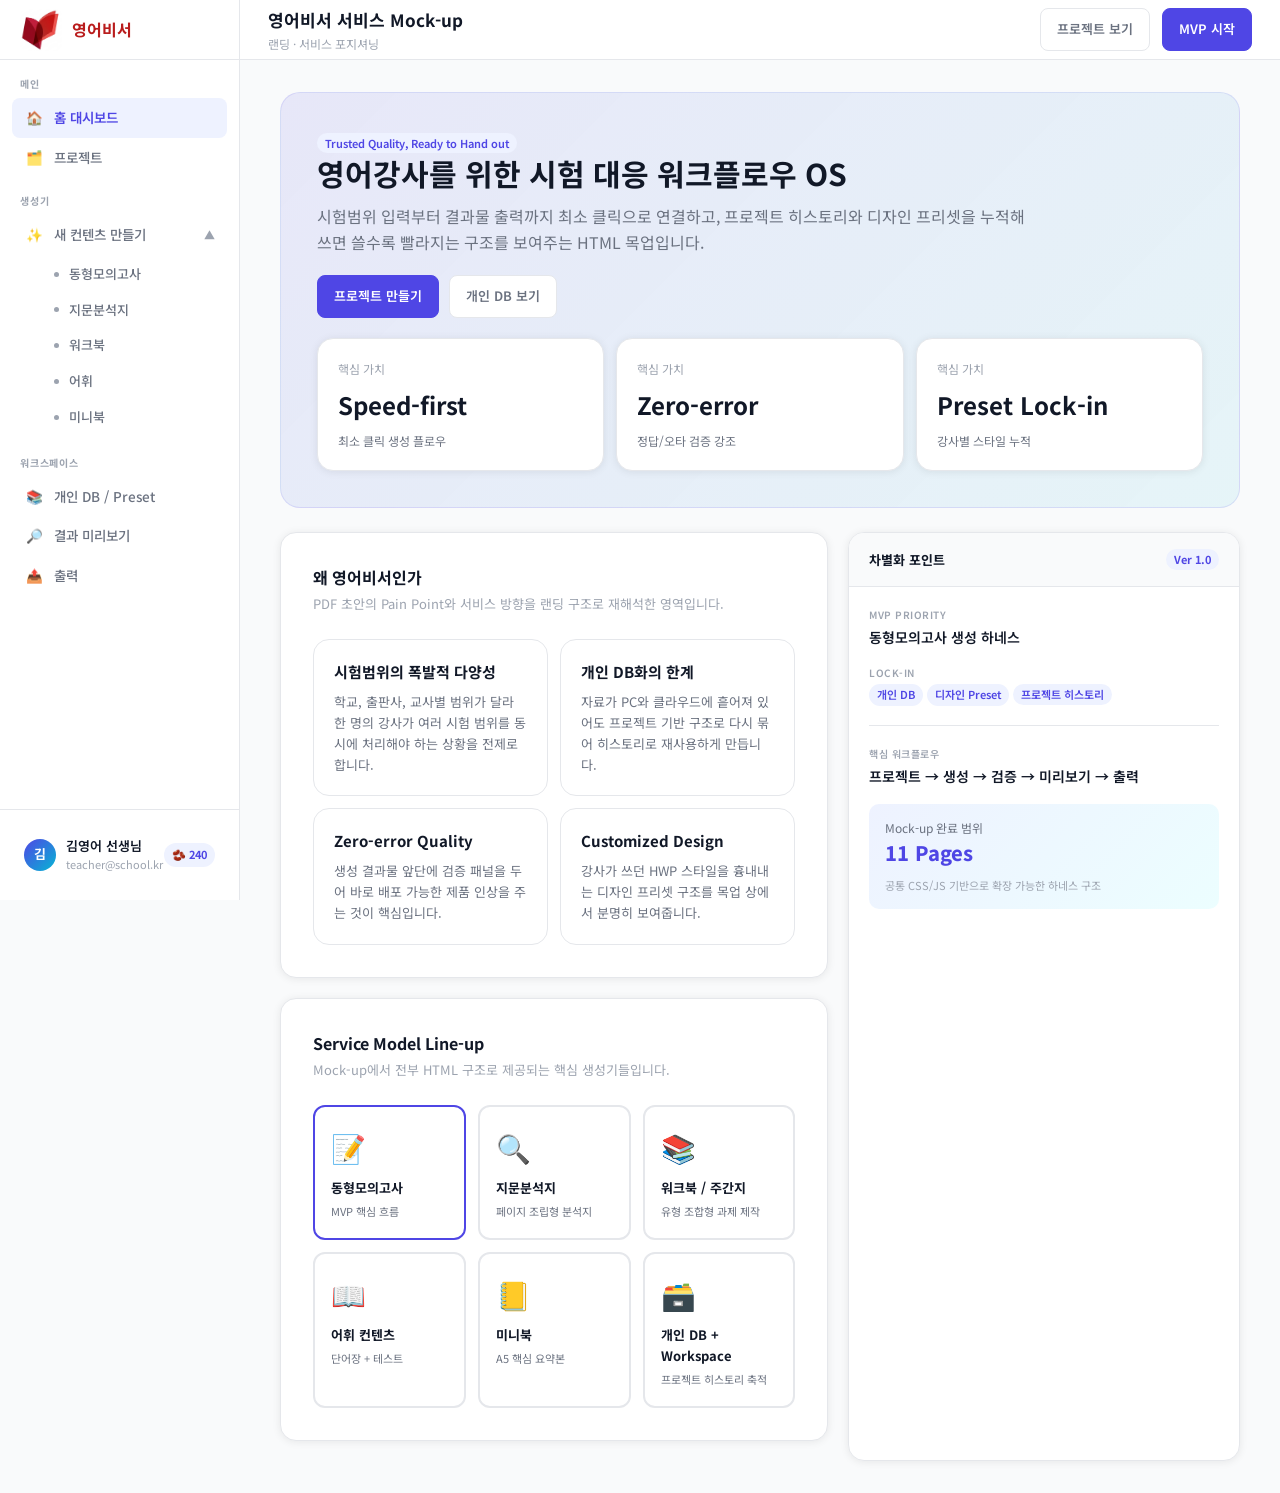
<file: index.html>
<!DOCTYPE html>
<html lang="ko">
<head>
  <meta charset="UTF-8">
  <meta name="viewport" content="width=device-width, initial-scale=1.0">
  <title>영어비서 Mock-up</title>
  <link rel="stylesheet" href="./assets/css/reset.css">
  <link rel="stylesheet" href="./assets/css/tokens.css">
  <link rel="stylesheet" href="./assets/css/layout.css">
  <link rel="stylesheet" href="./assets/css/components.css">
  <link rel="stylesheet" href="./assets/css/pages.css">
</head>
<body data-nav="home">
  <aside class="sidebar">
    <a class="sidebar-logo" href="./index.html">
      <div class="logo-icon"><img src="./assets/img/영어비서2.png" alt="영어비서 로고"></div>
      <span class="logo-text">영어비서</span>
    </a>
    <nav class="sidebar-nav">
      <div class="nav-section-label">메인</div>
      <a class="nav-item" data-nav-link="home" href="./index.html"><span class="nav-item-icon">🏠</span> 홈 대시보드</a>
      <a class="nav-item" data-nav-link="projects" href="./projects.html"><span class="nav-item-icon">🗂️</span> 프로젝트</a>
      <div class="nav-section-label">생성기</div>
      <div class="nav-item-expandable open" id="createMenu">
        <div class="nav-item-header" onclick="toggleMenu('createMenu')">
          <span class="nav-item-icon">✨</span> 새 컨텐츠 만들기
          <span class="nav-item-chevron">▼</span>
        </div>
        <div class="nav-submenu">
          <a class="nav-subitem" data-nav-link="exam" href="./generator-exam.html"><span class="nav-subitem-dot"></span> 동형모의고사</a>
          <a class="nav-subitem" data-nav-link="analysis" href="./generator-analysis.html"><span class="nav-subitem-dot"></span> 지문분석지</a>
          <a class="nav-subitem" data-nav-link="workbook" href="./generator-workbook.html"><span class="nav-subitem-dot"></span> 워크북</a>
          <a class="nav-subitem" data-nav-link="vocab" href="./generator-vocab.html"><span class="nav-subitem-dot"></span> 어휘</a>
          <a class="nav-subitem" data-nav-link="minibook" href="./generator-minibook.html"><span class="nav-subitem-dot"></span> 미니북</a>
        </div>
      </div>
      <div class="nav-section-label">워크스페이스</div>
      <a class="nav-item" data-nav-link="workspace" href="./workspace.html"><span class="nav-item-icon">📚</span> 개인 DB / Preset</a>
      <a class="nav-item" data-nav-link="preview" href="./preview.html"><span class="nav-item-icon">🔎</span> 결과 미리보기</a>
      <a class="nav-item" data-nav-link="export" href="./export.html"><span class="nav-item-icon">📤</span> 출력</a>
    </nav>
    <div class="sidebar-footer">
      <div class="sidebar-user">
        <div class="user-avatar">김</div>
        <div class="user-info">
          <div class="user-name">김영어 선생님</div>
          <div class="user-email">teacher@school.kr</div>
        </div>
        <div class="bean-chip">🫘 240</div>
      </div>
    </div>
  </aside>

  <header class="topbar">
    <div class="topbar-left">
      <div class="topbar-title">영어비서 서비스 Mock-up</div>
      <div class="topbar-breadcrumb">랜딩 · 서비스 포지셔닝</div>
    </div>
    <div class="topbar-right">
      <a class="btn btn-ghost" href="./projects.html">프로젝트 보기</a>
      <a class="btn btn-primary" href="./generator-exam.html">MVP 시작</a>
    </div>
  </header>

  <main class="main">
    <div class="page-body">
      <section class="page-hero">
        <span class="mini-badge">Trusted Quality, Ready to Hand out</span>
        <h1>영어강사를 위한 시험 대응 워크플로우 OS</h1>
        <p>시험범위 입력부터 결과물 출력까지 최소 클릭으로 연결하고, 프로젝트 히스토리와 디자인 프리셋을 누적해 쓰면 쓸수록 빨라지는 구조를 보여주는 HTML 목업입니다.</p>
        <div class="hero-actions">
          <a class="btn btn-primary" href="./project-create.html">프로젝트 만들기</a>
          <a class="btn btn-ghost" href="./workspace.html">개인 DB 보기</a>
        </div>
        <div class="hero-kpis">
          <div class="metric-card">
            <div class="metric-label">핵심 가치</div>
            <div class="metric-value">Speed-first</div>
            <div class="metric-sub">최소 클릭 생성 플로우</div>
          </div>
          <div class="metric-card">
            <div class="metric-label">핵심 가치</div>
            <div class="metric-value">Zero-error</div>
            <div class="metric-sub">정답/오타 검증 강조</div>
          </div>
          <div class="metric-card">
            <div class="metric-label">핵심 가치</div>
            <div class="metric-value">Preset Lock-in</div>
            <div class="metric-sub">강사별 스타일 누적</div>
          </div>
        </div>
      </section>

      <div class="landing-grid">
        <div class="content-stack">
          <section class="section-card">
            <div class="section-card-title">왜 영어비서인가</div>
            <div class="section-card-desc">PDF 초안의 Pain Point와 서비스 방향을 랜딩 구조로 재해석한 영역입니다.</div>
            <div class="feature-grid">
              <article class="feature-card">
                <h3>시험범위의 폭발적 다양성</h3>
                <p>학교, 출판사, 교사별 범위가 달라 한 명의 강사가 여러 시험 범위를 동시에 처리해야 하는 상황을 전제로 합니다.</p>
              </article>
              <article class="feature-card">
                <h3>개인 DB화의 한계</h3>
                <p>자료가 PC와 클라우드에 흩어져 있어도 프로젝트 기반 구조로 다시 묶어 히스토리로 재사용하게 만듭니다.</p>
              </article>
              <article class="feature-card">
                <h3>Zero-error Quality</h3>
                <p>생성 결과물 앞단에 검증 패널을 두어 바로 배포 가능한 제품 인상을 주는 것이 핵심입니다.</p>
              </article>
              <article class="feature-card">
                <h3>Customized Design</h3>
                <p>강사가 쓰던 HWP 스타일을 흉내내는 디자인 프리셋 구조를 목업 상에서 분명히 보여줍니다.</p>
              </article>
            </div>
          </section>

          <section class="section-card">
            <div class="section-card-title">Service Model Line-up</div>
            <div class="section-card-desc">Mock-up에서 전부 HTML 구조로 제공되는 핵심 생성기들입니다.</div>
            <div class="type-grid" data-select-group="single">
              <a class="type-card selected" data-selectable href="./generator-exam.html">
                <div class="type-card-icon">📝</div>
                <div class="type-card-name">동형모의고사</div>
                <div class="type-card-desc">MVP 핵심 흐름</div>
              </a>
              <a class="type-card" data-selectable href="./generator-analysis.html">
                <div class="type-card-icon">🔍</div>
                <div class="type-card-name">지문분석지</div>
                <div class="type-card-desc">페이지 조립형 분석지</div>
              </a>
              <a class="type-card" data-selectable href="./generator-workbook.html">
                <div class="type-card-icon">📚</div>
                <div class="type-card-name">워크북 / 주간지</div>
                <div class="type-card-desc">유형 조합형 과제 제작</div>
              </a>
              <a class="type-card" data-selectable href="./generator-vocab.html">
                <div class="type-card-icon">📖</div>
                <div class="type-card-name">어휘 컨텐츠</div>
                <div class="type-card-desc">단어장 + 테스트</div>
              </a>
              <a class="type-card" data-selectable href="./generator-minibook.html">
                <div class="type-card-icon">📒</div>
                <div class="type-card-name">미니북</div>
                <div class="type-card-desc">A5 핵심 요약본</div>
              </a>
              <a class="type-card" data-selectable href="./workspace.html">
                <div class="type-card-icon">🗃️</div>
                <div class="type-card-name">개인 DB + Workspace</div>
                <div class="type-card-desc">프로젝트 히스토리 축적</div>
              </a>
            </div>
          </section>
        </div>

        <aside class="preview-panel">
          <div class="preview-header">
            <div class="preview-title">차별화 포인트</div>
            <div class="preview-badge">Ver 1.0</div>
          </div>
          <div class="preview-body">
            <div class="preview-row">
              <div class="preview-key">MVP PRIORITY</div>
              <div class="preview-val">동형모의고사 생성 하네스</div>
            </div>
            <div class="preview-row">
              <div class="preview-key">LOCK-IN</div>
              <div class="preview-tags">
                <span class="preview-tag">개인 DB</span>
                <span class="preview-tag">디자인 Preset</span>
                <span class="preview-tag">프로젝트 히스토리</span>
              </div>
            </div>
            <hr class="preview-divider">
            <div class="preview-row">
              <div class="preview-key">핵심 워크플로우</div>
              <div class="preview-val">프로젝트 → 생성 → 검증 → 미리보기 → 출력</div>
            </div>
            <div class="preview-cost">
              <div class="preview-cost-label">Mock-up 완료 범위</div>
              <div class="preview-cost-val">11 Pages</div>
              <div class="preview-cost-sub">공통 CSS/JS 기반으로 확장 가능한 하네스 구조</div>
            </div>
          </div>
        </aside>
      </div>
    </div>
  </main>

  <script src="./assets/js/app.js"></script>
</body>
</html>
</file>
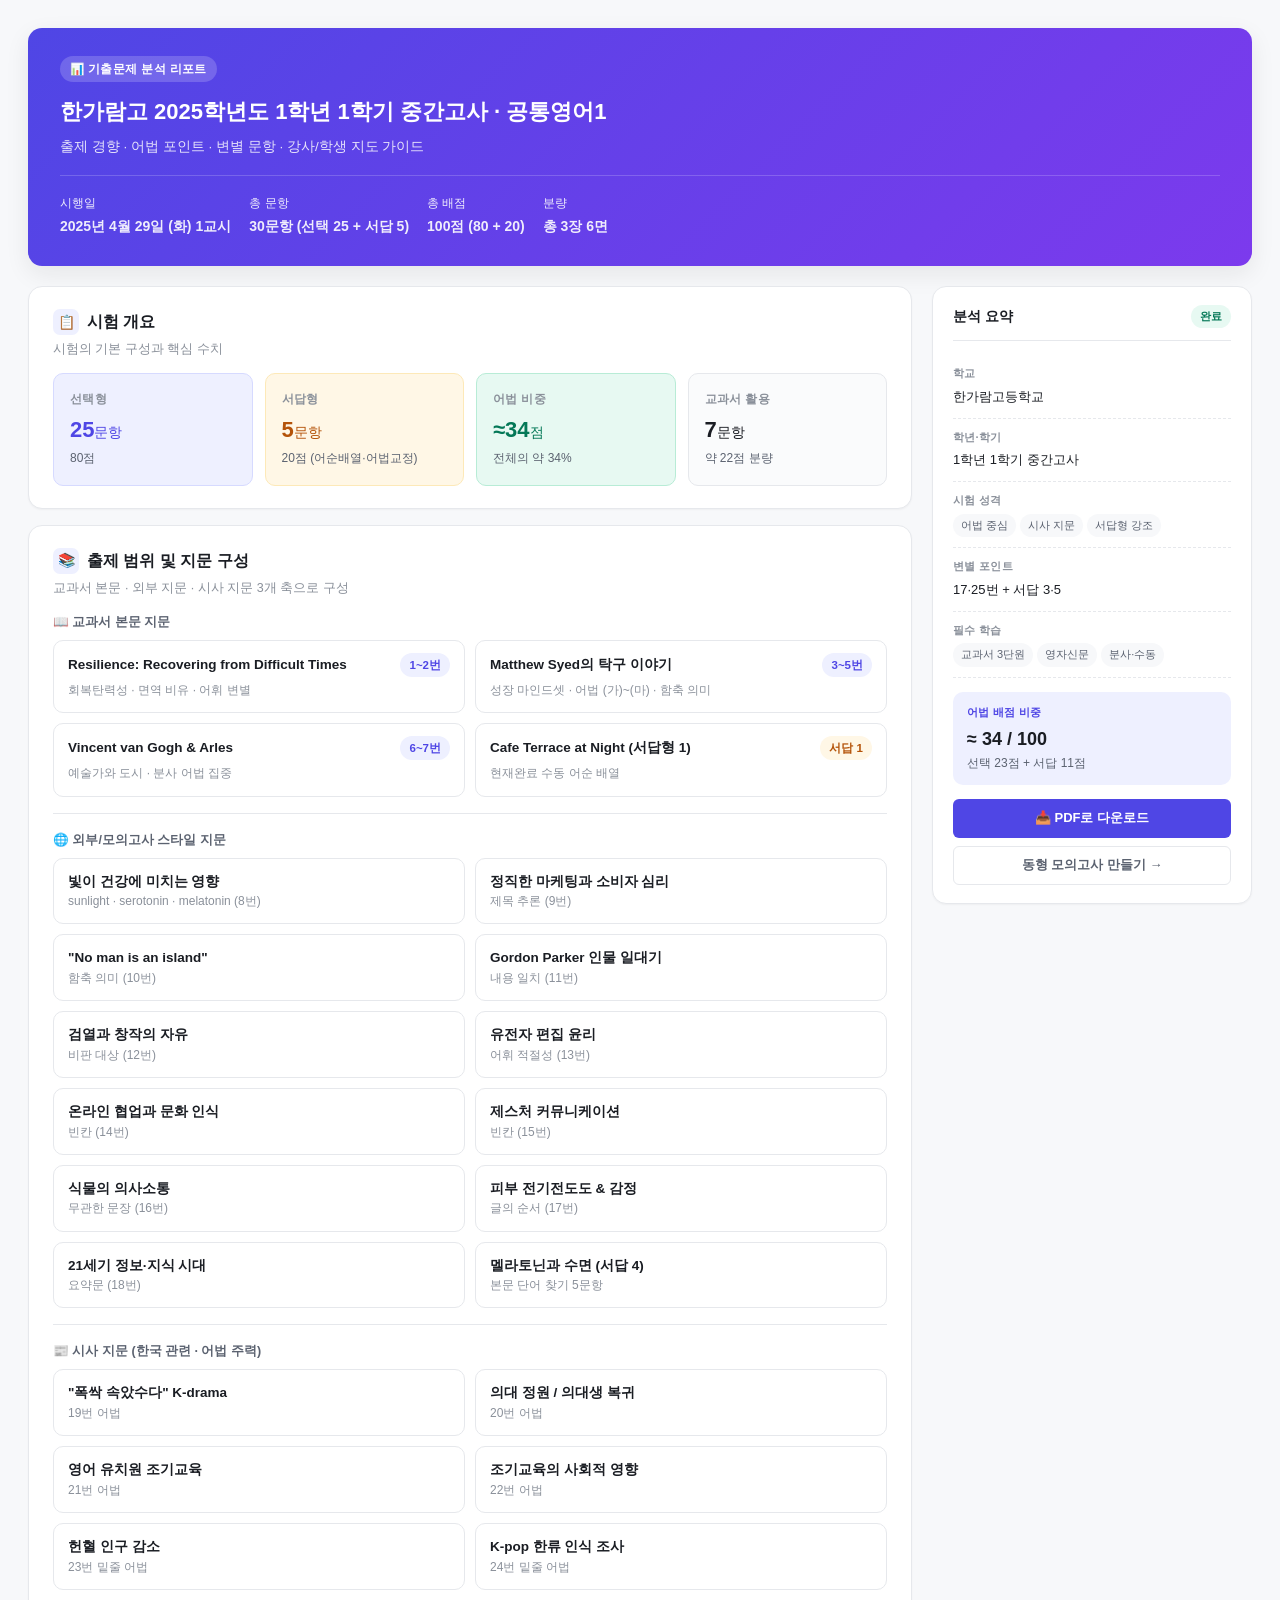
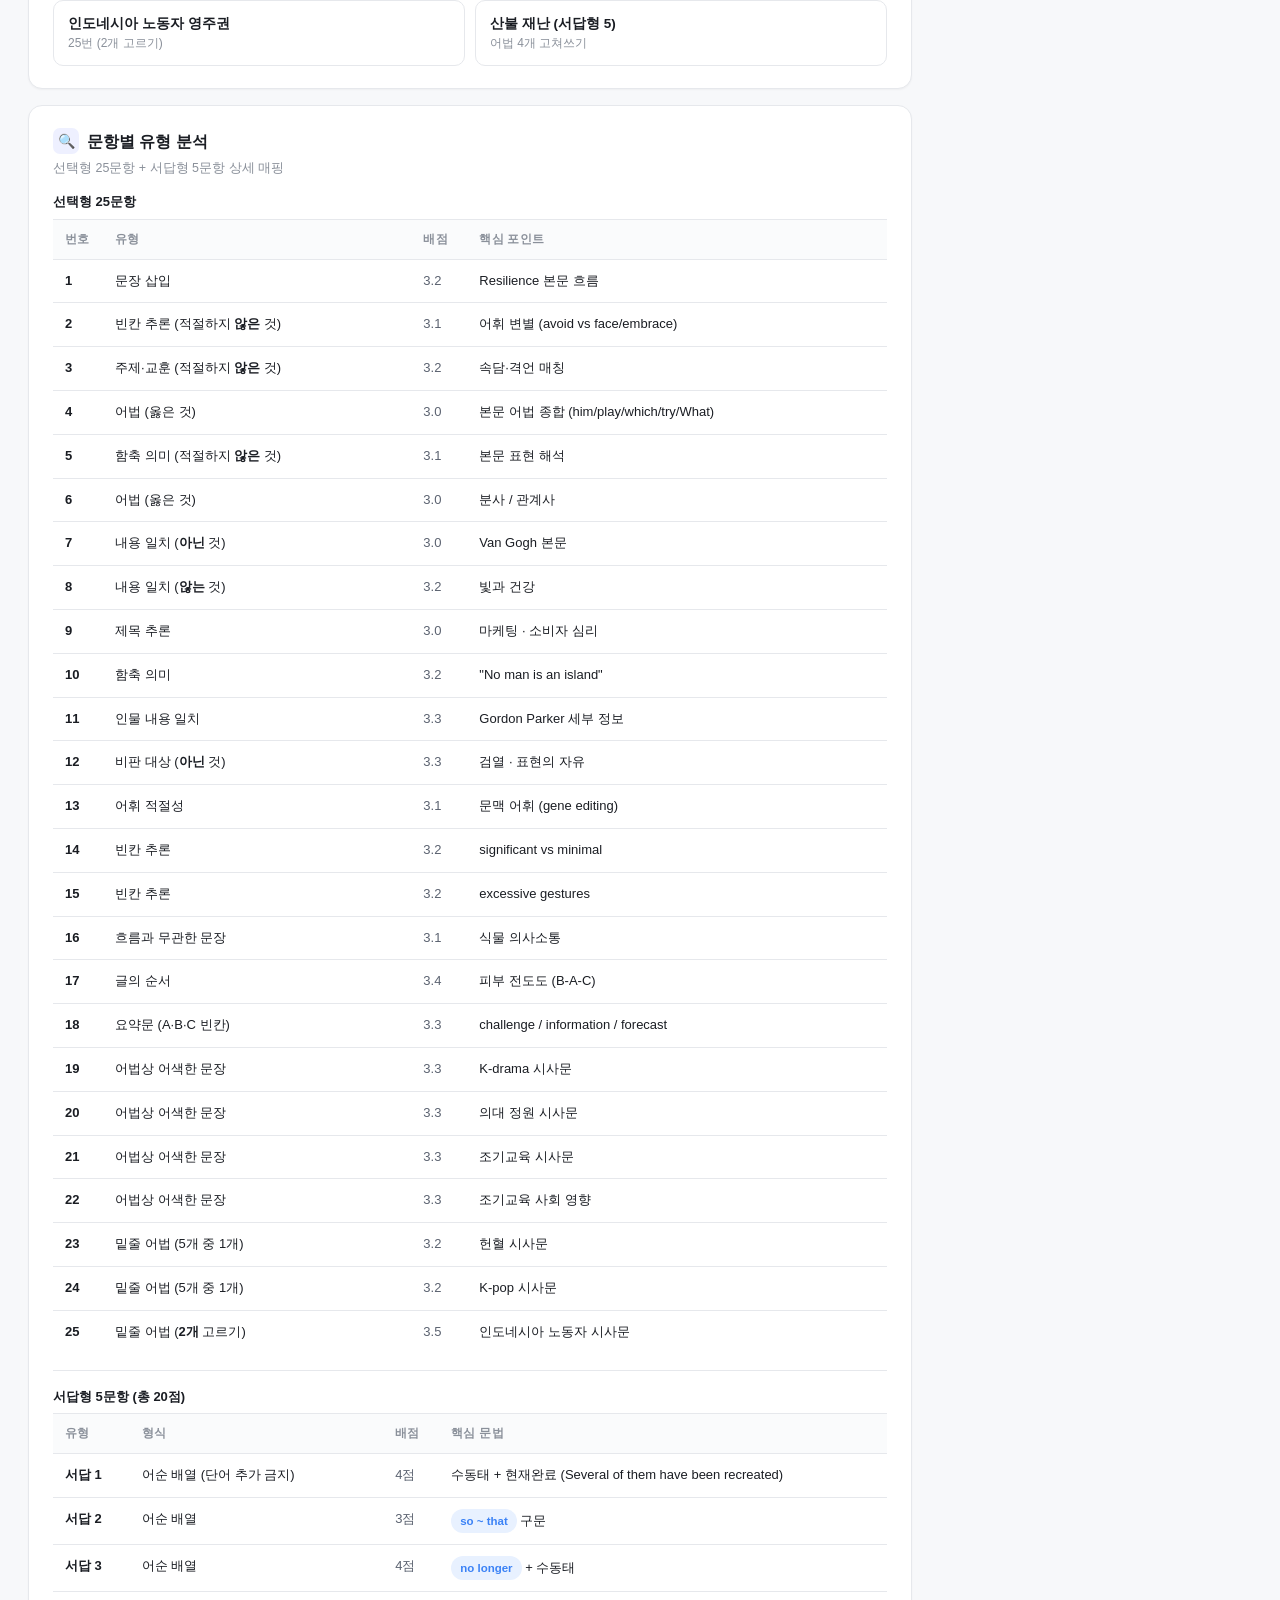
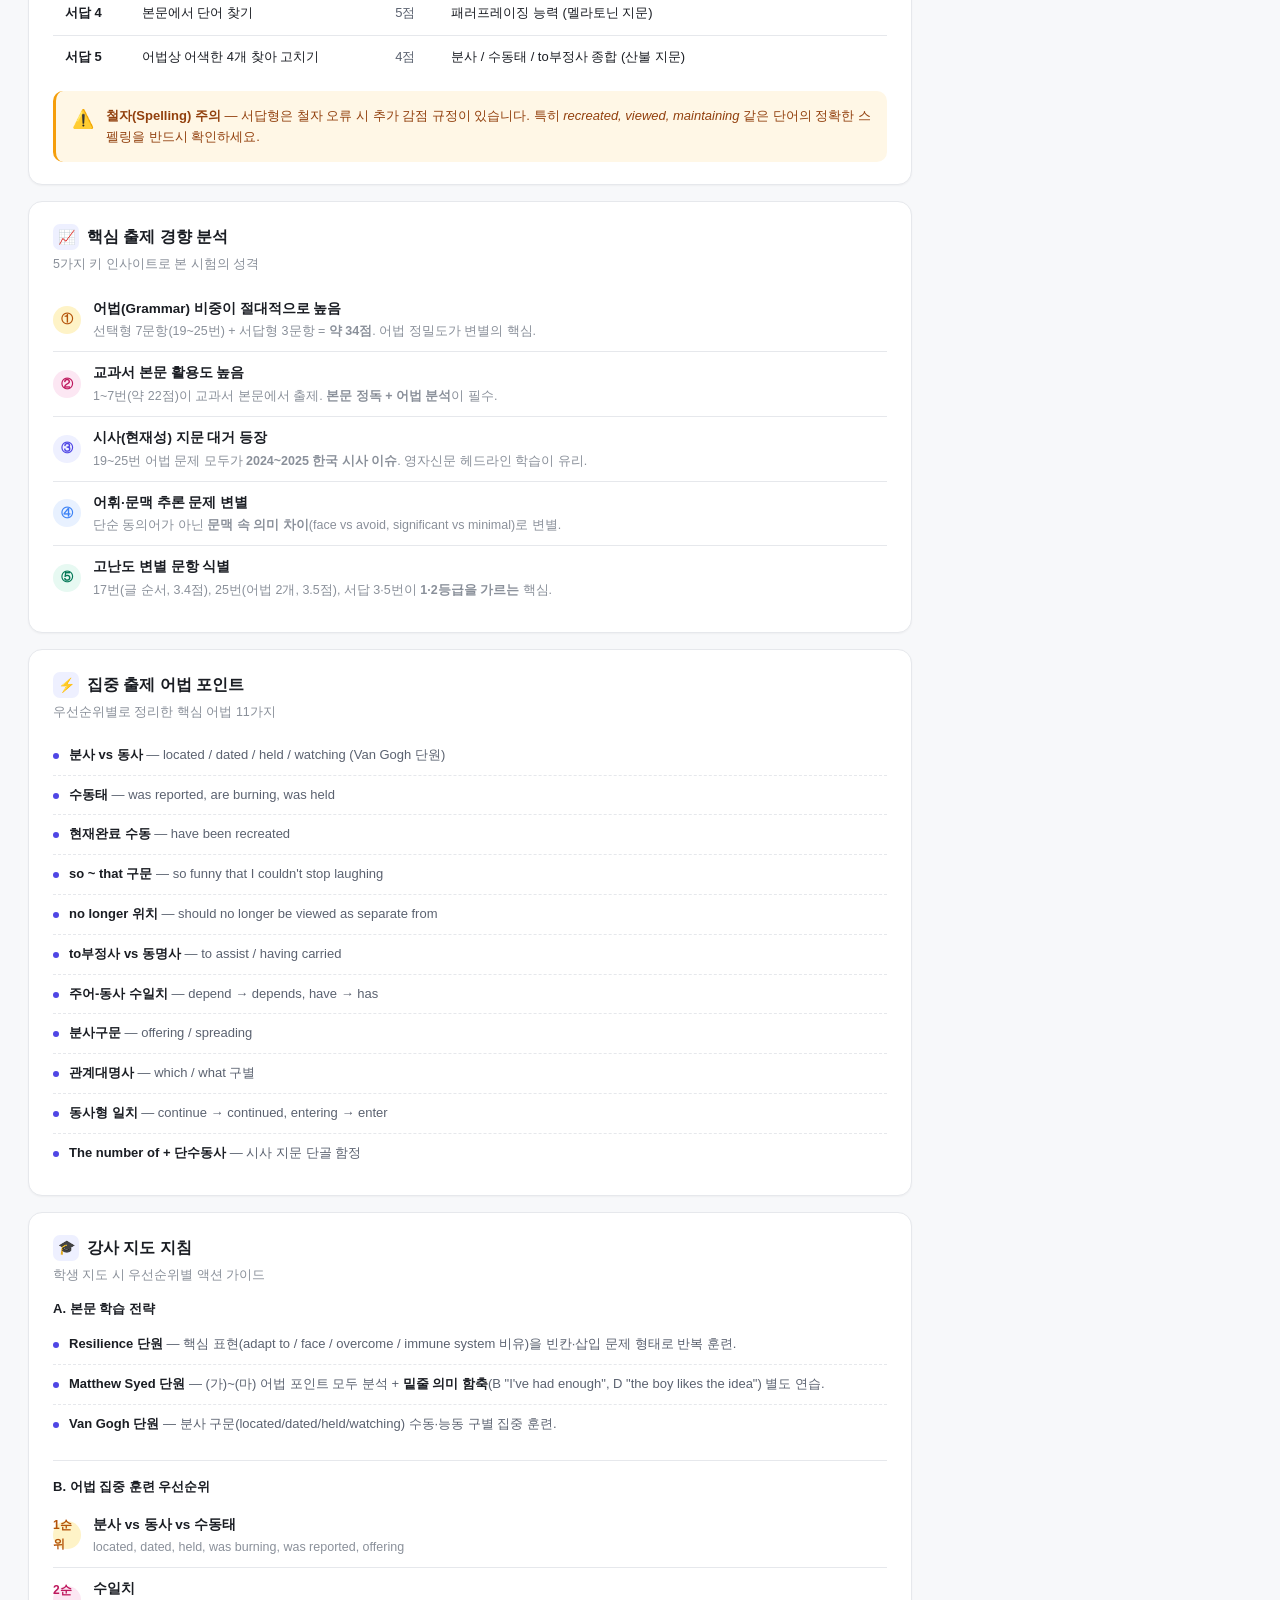
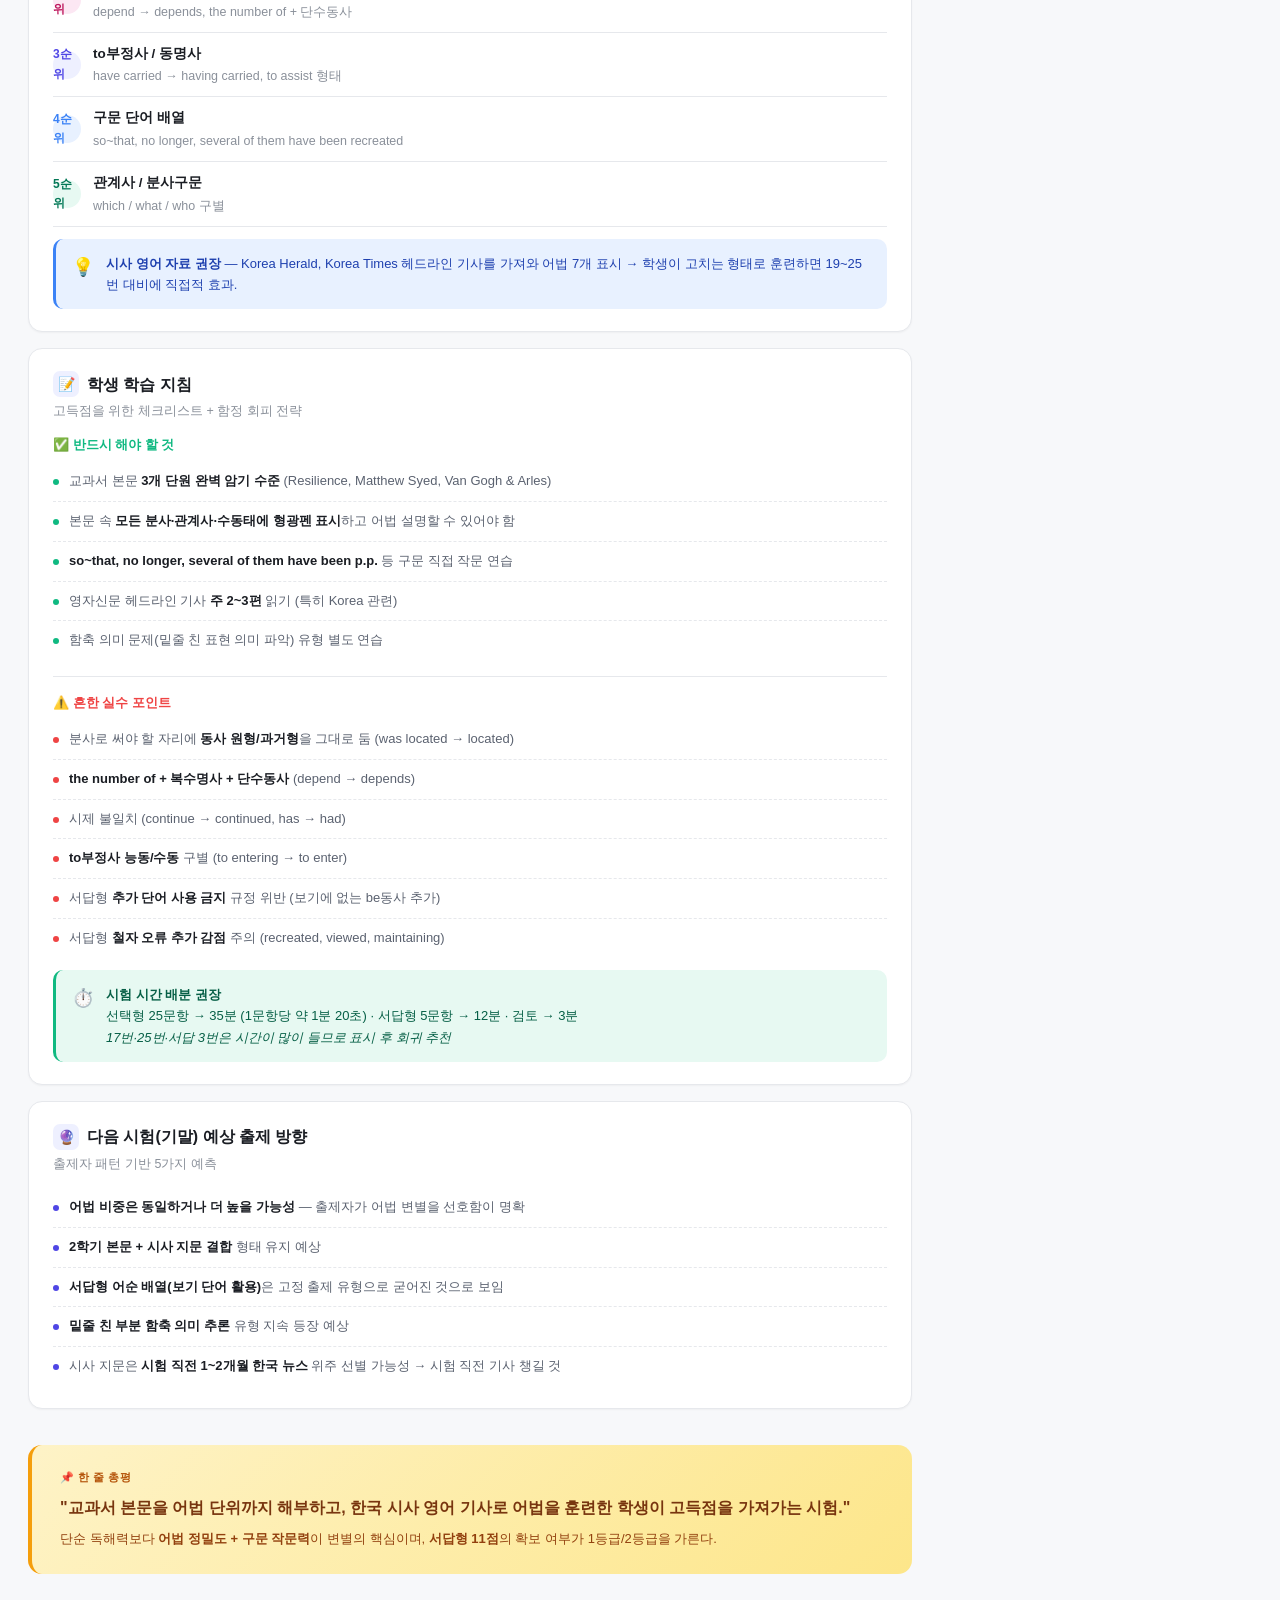
<file: exam-analysis-report.html>
<!DOCTYPE html>
<html lang="ko">
<head>
<meta charset="UTF-8">
<meta name="viewport" content="width=device-width, initial-scale=1.0">
<title>기출문제 분석 리포트 - 영어비서</title>
<style>
  /* ============ Design Tokens ============ */
  :root {
    --bg: #f7f8fa;
    --surface: #ffffff;
    --surface-alt: #fafbfc;
    --border: #e6e8ec;
    --border-strong: #d4d7dd;
    --text: #1a1d23;
    --text-sub: #5b6270;
    --text-muted: #8a909a;
    --primary: #4f46e5;
    --primary-soft: #eef0ff;
    --primary-hover: #4338ca;
    --accent: #10b981;
    --accent-soft: #e7f9f2;
    --warning: #f59e0b;
    --warning-soft: #fff7e6;
    --danger: #ef4444;
    --danger-soft: #fde8e8;
    --info: #3b82f6;
    --info-soft: #e8f1ff;
    --radius-sm: 6px;
    --radius: 10px;
    --radius-lg: 14px;
    --shadow-sm: 0 1px 2px rgba(20,22,30,0.04);
    --shadow: 0 2px 8px rgba(20,22,30,0.06);
    --shadow-lg: 0 8px 24px rgba(20,22,30,0.08);
  }

  * { box-sizing: border-box; margin: 0; padding: 0; }
  html, body { height: 100%; }
  body {
    font-family: -apple-system, BlinkMacSystemFont, "Segoe UI", "Apple SD Gothic Neo", "Malgun Gothic", "Noto Sans KR", sans-serif;
    background: var(--bg);
    color: var(--text);
    font-size: 14px;
    line-height: 1.6;
    -webkit-font-smoothing: antialiased;
  }

  .btn {
    display: inline-flex; align-items: center; gap: 6px;
    padding: 8px 14px;
    border-radius: var(--radius-sm);
    font-size: 13px; font-weight: 600;
    text-decoration: none;
    cursor: pointer;
    transition: all 0.15s;
    border: 1px solid transparent;
  }
  .btn-primary { background: var(--primary); color: white; }
  .btn-primary:hover { background: var(--primary-hover); }
  .btn-ghost { background: transparent; color: var(--text-sub); border-color: var(--border); }
  .btn-ghost:hover { background: var(--bg); color: var(--text); }

  /* ============ Main ============ */
  .main {
    min-height: 100vh;
  }
  .page-body {
    padding: 28px;
    max-width: 1280px;
    margin: 0 auto;
  }

  /* ============ Report Header ============ */
  .report-hero {
    background: linear-gradient(135deg, #4f46e5 0%, #7c3aed 100%);
    color: white;
    border-radius: var(--radius-lg);
    padding: 28px 32px;
    margin-bottom: 20px;
    box-shadow: var(--shadow-lg);
  }
  .report-hero-label {
    display: inline-block;
    background: rgba(255,255,255,0.18);
    padding: 4px 10px;
    border-radius: 999px;
    font-size: 11.5px; font-weight: 600;
    letter-spacing: 0.4px;
    margin-bottom: 12px;
  }
  .report-hero-title { font-size: 22px; font-weight: 700; margin-bottom: 6px; }
  .report-hero-sub { font-size: 13.5px; opacity: 0.85; }
  .report-hero-meta {
    display: flex; gap: 18px; flex-wrap: wrap;
    margin-top: 18px;
    padding-top: 18px;
    border-top: 1px solid rgba(255,255,255,0.18);
  }
  .hero-meta-item { font-size: 12px; opacity: 0.9; }
  .hero-meta-item strong { display: block; font-size: 14px; opacity: 1; margin-top: 2px; }

  /* ============ Layout ============ */
  .layout-wrap {
    display: grid;
    grid-template-columns: 1fr 320px;
    gap: 20px;
    align-items: start;
  }
  @media (max-width: 1100px) {
    .layout-wrap { grid-template-columns: 1fr; }
  }
  .content-stack { display: flex; flex-direction: column; gap: 16px; }

  /* ============ Section Card ============ */
  .section-card {
    background: var(--surface);
    border: 1px solid var(--border);
    border-radius: var(--radius-lg);
    padding: 22px 24px;
    box-shadow: var(--shadow-sm);
  }
  .section-card-head {
    display: flex; align-items: flex-start; justify-content: space-between;
    gap: 16px; margin-bottom: 14px;
  }
  .section-card-title {
    font-size: 16px; font-weight: 700; color: var(--text);
    display: flex; align-items: center; gap: 8px;
  }
  .section-card-title-icon {
    width: 26px; height: 26px;
    background: var(--primary-soft);
    color: var(--primary);
    border-radius: 7px;
    display: inline-flex; align-items: center; justify-content: center;
    font-size: 14px;
  }
  .section-card-desc {
    font-size: 12.5px; color: var(--text-muted);
    margin-top: 4px;
  }

  /* ============ Stats Grid ============ */
  .stat-grid {
    display: grid;
    grid-template-columns: repeat(4, 1fr);
    gap: 12px;
  }
  @media (max-width: 720px) { .stat-grid { grid-template-columns: repeat(2, 1fr); } }
  .stat-card {
    background: var(--surface-alt);
    border: 1px solid var(--border);
    border-radius: var(--radius);
    padding: 16px;
  }
  .stat-card-label { font-size: 11.5px; color: var(--text-muted); font-weight: 600; text-transform: uppercase; letter-spacing: 0.4px; }
  .stat-card-value { font-size: 22px; font-weight: 700; color: var(--text); margin-top: 4px; }
  .stat-card-sub { font-size: 12px; color: var(--text-sub); margin-top: 2px; }
  .stat-card.is-primary { background: var(--primary-soft); border-color: #d6daff; }
  .stat-card.is-primary .stat-card-value { color: var(--primary); }
  .stat-card.is-warning { background: var(--warning-soft); border-color: #fde9b8; }
  .stat-card.is-warning .stat-card-value { color: #b45309; }
  .stat-card.is-accent { background: var(--accent-soft); border-color: #b8ecd6; }
  .stat-card.is-accent .stat-card-value { color: #047857; }

  /* ============ Tables ============ */
  .data-table {
    width: 100%;
    border-collapse: collapse;
    font-size: 13px;
  }
  .data-table thead th {
    text-align: left;
    padding: 10px 12px;
    font-size: 11.5px;
    font-weight: 600;
    color: var(--text-muted);
    text-transform: uppercase;
    letter-spacing: 0.3px;
    background: var(--surface-alt);
    border-top: 1px solid var(--border);
    border-bottom: 1px solid var(--border);
  }
  .data-table tbody td {
    padding: 11px 12px;
    border-bottom: 1px solid var(--border);
    vertical-align: top;
  }
  .data-table tbody tr:hover { background: var(--surface-alt); }
  .data-table tbody tr:last-child td { border-bottom: none; }
  .num-cell { font-weight: 600; color: var(--text); width: 50px; }
  .point-cell { width: 56px; color: var(--text-sub); font-variant-numeric: tabular-nums; }

  /* ============ Tags / Chips ============ */
  .chip {
    display: inline-flex; align-items: center;
    padding: 3px 9px;
    border-radius: 999px;
    font-size: 11.5px; font-weight: 600;
    background: var(--bg);
    color: var(--text-sub);
  }
  .chip.is-primary { background: var(--primary-soft); color: var(--primary); }
  .chip.is-accent { background: var(--accent-soft); color: #047857; }
  .chip.is-warning { background: var(--warning-soft); color: #b45309; }
  .chip.is-danger { background: var(--danger-soft); color: var(--danger); }
  .chip.is-info { background: var(--info-soft); color: var(--info); }

  /* ============ Source/Topic List ============ */
  .topic-grid {
    display: grid;
    grid-template-columns: repeat(2, 1fr);
    gap: 10px;
  }
  @media (max-width: 720px) { .topic-grid { grid-template-columns: 1fr; } }
  .topic-card {
    border: 1px solid var(--border);
    border-radius: var(--radius);
    padding: 12px 14px;
    background: var(--surface);
  }
  .topic-card-head {
    display: flex; align-items: center; justify-content: space-between;
    margin-bottom: 4px;
  }
  .topic-card-title { font-size: 13.5px; font-weight: 600; color: var(--text); }
  .topic-card-desc { font-size: 12px; color: var(--text-muted); }

  /* ============ Bullet Lists ============ */
  .info-list { list-style: none; padding: 0; }
  .info-list li {
    display: flex; align-items: flex-start; gap: 10px;
    padding: 9px 0;
    border-bottom: 1px dashed var(--border);
    font-size: 13px;
    color: var(--text-sub);
  }
  .info-list li:last-child { border-bottom: none; }
  .info-list li::before {
    content: "";
    flex-shrink: 0;
    width: 6px; height: 6px;
    margin-top: 8px;
    border-radius: 50%;
    background: var(--primary);
  }
  .info-list.is-warning li::before { background: var(--warning); }
  .info-list.is-danger li::before { background: var(--danger); }
  .info-list.is-accent li::before { background: var(--accent); }
  .info-list strong { color: var(--text); font-weight: 600; }

  /* ============ Priority Bar ============ */
  .priority-row {
    display: flex; align-items: center; gap: 12px;
    padding: 10px 0;
    border-bottom: 1px solid var(--border);
  }
  .priority-row:last-child { border-bottom: none; }
  .priority-rank {
    width: 28px; height: 28px;
    border-radius: 50%;
    background: var(--primary-soft);
    color: var(--primary);
    display: flex; align-items: center; justify-content: center;
    font-weight: 700; font-size: 12px;
    flex-shrink: 0;
  }
  .priority-rank.is-1 { background: #fef3c7; color: #b45309; }
  .priority-rank.is-2 { background: #fce7f3; color: #be185d; }
  .priority-rank.is-3 { background: var(--primary-soft); color: var(--primary); }
  .priority-rank.is-4 { background: var(--info-soft); color: var(--info); }
  .priority-rank.is-5 { background: var(--accent-soft); color: #047857; }
  .priority-content { flex: 1; }
  .priority-title { font-size: 13.5px; font-weight: 600; color: var(--text); }
  .priority-desc { font-size: 12.5px; color: var(--text-muted); margin-top: 2px; }

  /* ============ Callout ============ */
  .callout {
    border-radius: var(--radius);
    padding: 14px 16px;
    margin-top: 12px;
    display: flex; gap: 12px;
    font-size: 13px;
    line-height: 1.65;
  }
  .callout-icon { font-size: 18px; flex-shrink: 0; }
  .callout.is-warning { background: var(--warning-soft); color: #92400e; border-left: 3px solid var(--warning); }
  .callout.is-danger { background: var(--danger-soft); color: #991b1b; border-left: 3px solid var(--danger); }
  .callout.is-info { background: var(--info-soft); color: #1e40af; border-left: 3px solid var(--info); }
  .callout.is-accent { background: var(--accent-soft); color: #065f46; border-left: 3px solid var(--accent); }

  /* ============ Preview Panel (Sticky Sidebar) ============ */
  .preview-panel {
    background: var(--surface);
    border: 1px solid var(--border);
    border-radius: var(--radius-lg);
    padding: 18px 20px;
    box-shadow: var(--shadow-sm);
    position: sticky;
    top: 24px;
  }
  .preview-header {
    display: flex; align-items: center; justify-content: space-between;
    padding-bottom: 12px;
    border-bottom: 1px solid var(--border);
    margin-bottom: 14px;
  }
  .preview-title { font-size: 14px; font-weight: 700; }
  .preview-badge {
    background: var(--accent-soft);
    color: #047857;
    padding: 3px 9px;
    border-radius: 999px;
    font-size: 11px; font-weight: 600;
  }
  .preview-row { padding: 10px 0; border-bottom: 1px dashed var(--border); }
  .preview-row:last-child { border-bottom: none; }
  .preview-key { font-size: 11px; color: var(--text-muted); font-weight: 600; text-transform: uppercase; letter-spacing: 0.3px; margin-bottom: 4px; }
  .preview-val { font-size: 13px; color: var(--text); font-weight: 500; }
  .preview-tags { display: flex; flex-wrap: wrap; gap: 4px; margin-top: 4px; }
  .preview-tag {
    background: var(--bg);
    color: var(--text-sub);
    padding: 3px 8px;
    border-radius: 999px;
    font-size: 11px; font-weight: 500;
  }
  .preview-quick {
    background: var(--primary-soft);
    border-radius: var(--radius);
    padding: 12px 14px;
    margin-top: 14px;
  }
  .preview-quick-title { font-size: 11px; font-weight: 700; color: var(--primary); text-transform: uppercase; letter-spacing: 0.3px; }
  .preview-quick-val { font-size: 18px; font-weight: 700; color: var(--text); margin-top: 4px; }
  .preview-quick-sub { font-size: 12px; color: var(--text-sub); }

  /* ============ Final Summary ============ */
  .final-quote {
    background: linear-gradient(135deg, #fef3c7 0%, #fde68a 100%);
    border-radius: var(--radius-lg);
    padding: 24px 28px;
    margin-top: 20px;
    border-left: 4px solid var(--warning);
  }
  .final-quote-label {
    font-size: 11px; font-weight: 700;
    color: #b45309;
    text-transform: uppercase; letter-spacing: 0.5px;
    margin-bottom: 8px;
  }
  .final-quote-text {
    font-size: 16px;
    font-weight: 700;
    color: #78350f;
    line-height: 1.6;
  }
  .final-quote-sub {
    font-size: 13px;
    color: #92400e;
    margin-top: 8px;
    line-height: 1.65;
  }

  .btn-row { display: flex; gap: 8px; }

  hr.section-divider {
    border: none;
    border-top: 1px solid var(--border);
    margin: 16px 0;
  }
</style>
</head>
<body>

<!-- ============ Main ============ -->
<main class="main">
  <div class="page-body">

    <!-- Hero -->
    <div class="report-hero">
      <span class="report-hero-label">📊 기출문제 분석 리포트</span>
      <div class="report-hero-title">한가람고 2025학년도 1학년 1학기 중간고사 · 공통영어1</div>
      <div class="report-hero-sub">출제 경향 · 어법 포인트 · 변별 문항 · 강사/학생 지도 가이드</div>
      <div class="report-hero-meta">
        <div class="hero-meta-item">시행일<strong>2025년 4월 29일 (화) 1교시</strong></div>
        <div class="hero-meta-item">총 문항<strong>30문항 (선택 25 + 서답 5)</strong></div>
        <div class="hero-meta-item">총 배점<strong>100점 (80 + 20)</strong></div>
        <div class="hero-meta-item">분량<strong>총 3장 6면</strong></div>
      </div>
    </div>

    <div class="layout-wrap">
      <div class="content-stack">

        <!-- 1. 시험 개요 -->
        <section class="section-card">
          <div class="section-card-head">
            <div>
              <div class="section-card-title"><span class="section-card-title-icon">📋</span> 시험 개요</div>
              <div class="section-card-desc">시험의 기본 구성과 핵심 수치</div>
            </div>
          </div>
          <div class="stat-grid">
            <div class="stat-card is-primary">
              <div class="stat-card-label">선택형</div>
              <div class="stat-card-value">25<span style="font-size:14px; font-weight:500;">문항</span></div>
              <div class="stat-card-sub">80점</div>
            </div>
            <div class="stat-card is-warning">
              <div class="stat-card-label">서답형</div>
              <div class="stat-card-value">5<span style="font-size:14px; font-weight:500;">문항</span></div>
              <div class="stat-card-sub">20점 (어순배열·어법교정)</div>
            </div>
            <div class="stat-card is-accent">
              <div class="stat-card-label">어법 비중</div>
              <div class="stat-card-value">≈34<span style="font-size:14px; font-weight:500;">점</span></div>
              <div class="stat-card-sub">전체의 약 34%</div>
            </div>
            <div class="stat-card">
              <div class="stat-card-label">교과서 활용</div>
              <div class="stat-card-value">7<span style="font-size:14px; font-weight:500;">문항</span></div>
              <div class="stat-card-sub">약 22점 분량</div>
            </div>
          </div>
        </section>

        <!-- 2. 출제 범위 -->
        <section class="section-card">
          <div class="section-card-head">
            <div>
              <div class="section-card-title"><span class="section-card-title-icon">📚</span> 출제 범위 및 지문 구성</div>
              <div class="section-card-desc">교과서 본문 · 외부 지문 · 시사 지문 3개 축으로 구성</div>
            </div>
          </div>

          <div style="font-size:12.5px; font-weight:700; color:var(--text-sub); margin: 6px 0 8px;">📖 교과서 본문 지문</div>
          <div class="topic-grid">
            <div class="topic-card">
              <div class="topic-card-head">
                <div class="topic-card-title">Resilience: Recovering from Difficult Times</div>
                <span class="chip is-primary">1~2번</span>
              </div>
              <div class="topic-card-desc">회복탄력성 · 면역 비유 · 어휘 변별</div>
            </div>
            <div class="topic-card">
              <div class="topic-card-head">
                <div class="topic-card-title">Matthew Syed의 탁구 이야기</div>
                <span class="chip is-primary">3~5번</span>
              </div>
              <div class="topic-card-desc">성장 마인드셋 · 어법 (가)~(마) · 함축 의미</div>
            </div>
            <div class="topic-card">
              <div class="topic-card-head">
                <div class="topic-card-title">Vincent van Gogh &amp; Arles</div>
                <span class="chip is-primary">6~7번</span>
              </div>
              <div class="topic-card-desc">예술가와 도시 · 분사 어법 집중</div>
            </div>
            <div class="topic-card">
              <div class="topic-card-head">
                <div class="topic-card-title">Cafe Terrace at Night (서답형 1)</div>
                <span class="chip is-warning">서답 1</span>
              </div>
              <div class="topic-card-desc">현재완료 수동 어순 배열</div>
            </div>
          </div>

          <hr class="section-divider">

          <div style="font-size:12.5px; font-weight:700; color:var(--text-sub); margin: 6px 0 8px;">🌐 외부/모의고사 스타일 지문</div>
          <div class="topic-grid">
            <div class="topic-card"><div class="topic-card-title">빛이 건강에 미치는 영향</div><div class="topic-card-desc">sunlight · serotonin · melatonin (8번)</div></div>
            <div class="topic-card"><div class="topic-card-title">정직한 마케팅과 소비자 심리</div><div class="topic-card-desc">제목 추론 (9번)</div></div>
            <div class="topic-card"><div class="topic-card-title">"No man is an island"</div><div class="topic-card-desc">함축 의미 (10번)</div></div>
            <div class="topic-card"><div class="topic-card-title">Gordon Parker 인물 일대기</div><div class="topic-card-desc">내용 일치 (11번)</div></div>
            <div class="topic-card"><div class="topic-card-title">검열과 창작의 자유</div><div class="topic-card-desc">비판 대상 (12번)</div></div>
            <div class="topic-card"><div class="topic-card-title">유전자 편집 윤리</div><div class="topic-card-desc">어휘 적절성 (13번)</div></div>
            <div class="topic-card"><div class="topic-card-title">온라인 협업과 문화 인식</div><div class="topic-card-desc">빈칸 (14번)</div></div>
            <div class="topic-card"><div class="topic-card-title">제스처 커뮤니케이션</div><div class="topic-card-desc">빈칸 (15번)</div></div>
            <div class="topic-card"><div class="topic-card-title">식물의 의사소통</div><div class="topic-card-desc">무관한 문장 (16번)</div></div>
            <div class="topic-card"><div class="topic-card-title">피부 전기전도도 &amp; 감정</div><div class="topic-card-desc">글의 순서 (17번)</div></div>
            <div class="topic-card"><div class="topic-card-title">21세기 정보·지식 시대</div><div class="topic-card-desc">요약문 (18번)</div></div>
            <div class="topic-card"><div class="topic-card-title">멜라토닌과 수면 (서답 4)</div><div class="topic-card-desc">본문 단어 찾기 5문항</div></div>
          </div>

          <hr class="section-divider">

          <div style="font-size:12.5px; font-weight:700; color:var(--text-sub); margin: 6px 0 8px;">📰 시사 지문 (한국 관련 · 어법 주력)</div>
          <div class="topic-grid">
            <div class="topic-card"><div class="topic-card-title">"폭싹 속았수다" K-drama</div><div class="topic-card-desc">19번 어법</div></div>
            <div class="topic-card"><div class="topic-card-title">의대 정원 / 의대생 복귀</div><div class="topic-card-desc">20번 어법</div></div>
            <div class="topic-card"><div class="topic-card-title">영어 유치원 조기교육</div><div class="topic-card-desc">21번 어법</div></div>
            <div class="topic-card"><div class="topic-card-title">조기교육의 사회적 영향</div><div class="topic-card-desc">22번 어법</div></div>
            <div class="topic-card"><div class="topic-card-title">헌혈 인구 감소</div><div class="topic-card-desc">23번 밑줄 어법</div></div>
            <div class="topic-card"><div class="topic-card-title">K-pop 한류 인식 조사</div><div class="topic-card-desc">24번 밑줄 어법</div></div>
            <div class="topic-card"><div class="topic-card-title">인도네시아 노동자 영주권</div><div class="topic-card-desc">25번 (2개 고르기)</div></div>
            <div class="topic-card"><div class="topic-card-title">산불 재난 (서답형 5)</div><div class="topic-card-desc">어법 4개 고쳐쓰기</div></div>
          </div>
        </section>

        <!-- 3. 문항별 분석 -->
        <section class="section-card">
          <div class="section-card-head">
            <div>
              <div class="section-card-title"><span class="section-card-title-icon">🔍</span> 문항별 유형 분석</div>
              <div class="section-card-desc">선택형 25문항 + 서답형 5문항 상세 매핑</div>
            </div>
          </div>

          <div style="font-size:13px; font-weight:700; color:var(--text); margin: 10px 0 6px;">선택형 25문항</div>
          <table class="data-table">
            <thead>
              <tr>
                <th>번호</th>
                <th>유형</th>
                <th>배점</th>
                <th>핵심 포인트</th>
              </tr>
            </thead>
            <tbody>
              <tr><td class="num-cell">1</td><td>문장 삽입</td><td class="point-cell">3.2</td><td>Resilience 본문 흐름</td></tr>
              <tr><td class="num-cell">2</td><td>빈칸 추론 (적절하지 <strong>않은</strong> 것)</td><td class="point-cell">3.1</td><td>어휘 변별 (avoid vs face/embrace)</td></tr>
              <tr><td class="num-cell">3</td><td>주제·교훈 (적절하지 <strong>않은</strong> 것)</td><td class="point-cell">3.2</td><td>속담·격언 매칭</td></tr>
              <tr><td class="num-cell">4</td><td>어법 (옳은 것)</td><td class="point-cell">3.0</td><td>본문 어법 종합 (him/play/which/try/What)</td></tr>
              <tr><td class="num-cell">5</td><td>함축 의미 (적절하지 <strong>않은</strong> 것)</td><td class="point-cell">3.1</td><td>본문 표현 해석</td></tr>
              <tr><td class="num-cell">6</td><td>어법 (옳은 것)</td><td class="point-cell">3.0</td><td>분사 / 관계사</td></tr>
              <tr><td class="num-cell">7</td><td>내용 일치 (<strong>아닌</strong> 것)</td><td class="point-cell">3.0</td><td>Van Gogh 본문</td></tr>
              <tr><td class="num-cell">8</td><td>내용 일치 (<strong>않는</strong> 것)</td><td class="point-cell">3.2</td><td>빛과 건강</td></tr>
              <tr><td class="num-cell">9</td><td>제목 추론</td><td class="point-cell">3.0</td><td>마케팅 · 소비자 심리</td></tr>
              <tr><td class="num-cell">10</td><td>함축 의미</td><td class="point-cell">3.2</td><td>"No man is an island"</td></tr>
              <tr><td class="num-cell">11</td><td>인물 내용 일치</td><td class="point-cell">3.3</td><td>Gordon Parker 세부 정보</td></tr>
              <tr><td class="num-cell">12</td><td>비판 대상 (<strong>아닌</strong> 것)</td><td class="point-cell">3.3</td><td>검열 · 표현의 자유</td></tr>
              <tr><td class="num-cell">13</td><td>어휘 적절성</td><td class="point-cell">3.1</td><td>문맥 어휘 (gene editing)</td></tr>
              <tr><td class="num-cell">14</td><td>빈칸 추론</td><td class="point-cell">3.2</td><td>significant vs minimal</td></tr>
              <tr><td class="num-cell">15</td><td>빈칸 추론</td><td class="point-cell">3.2</td><td>excessive gestures</td></tr>
              <tr><td class="num-cell">16</td><td>흐름과 무관한 문장</td><td class="point-cell">3.1</td><td>식물 의사소통</td></tr>
              <tr><td class="num-cell">17</td><td>글의 순서</td><td class="point-cell">3.4</td><td>피부 전도도 (B-A-C)</td></tr>
              <tr><td class="num-cell">18</td><td>요약문 (A·B·C 빈칸)</td><td class="point-cell">3.3</td><td>challenge / information / forecast</td></tr>
              <tr><td class="num-cell">19</td><td>어법상 어색한 문장</td><td class="point-cell">3.3</td><td>K-drama 시사문</td></tr>
              <tr><td class="num-cell">20</td><td>어법상 어색한 문장</td><td class="point-cell">3.3</td><td>의대 정원 시사문</td></tr>
              <tr><td class="num-cell">21</td><td>어법상 어색한 문장</td><td class="point-cell">3.3</td><td>조기교육 시사문</td></tr>
              <tr><td class="num-cell">22</td><td>어법상 어색한 문장</td><td class="point-cell">3.3</td><td>조기교육 사회 영향</td></tr>
              <tr><td class="num-cell">23</td><td>밑줄 어법 (5개 중 1개)</td><td class="point-cell">3.2</td><td>헌혈 시사문</td></tr>
              <tr><td class="num-cell">24</td><td>밑줄 어법 (5개 중 1개)</td><td class="point-cell">3.2</td><td>K-pop 시사문</td></tr>
              <tr><td class="num-cell">25</td><td>밑줄 어법 (<strong>2개</strong> 고르기)</td><td class="point-cell">3.5</td><td>인도네시아 노동자 시사문</td></tr>
            </tbody>
          </table>

          <hr class="section-divider">

          <div style="font-size:13px; font-weight:700; color:var(--text); margin: 10px 0 6px;">서답형 5문항 (총 20점)</div>
          <table class="data-table">
            <thead>
              <tr>
                <th>유형</th>
                <th>형식</th>
                <th>배점</th>
                <th>핵심 문법</th>
              </tr>
            </thead>
            <tbody>
              <tr>
                <td><strong>서답 1</strong></td>
                <td>어순 배열 (단어 추가 금지)</td>
                <td class="point-cell">4점</td>
                <td>수동태 + 현재완료 (Several of them have been recreated)</td>
              </tr>
              <tr>
                <td><strong>서답 2</strong></td>
                <td>어순 배열</td>
                <td class="point-cell">3점</td>
                <td><span class="chip is-info">so ~ that</span> 구문</td>
              </tr>
              <tr>
                <td><strong>서답 3</strong></td>
                <td>어순 배열</td>
                <td class="point-cell">4점</td>
                <td><span class="chip is-info">no longer</span> + 수동태</td>
              </tr>
              <tr>
                <td><strong>서답 4</strong></td>
                <td>본문에서 단어 찾기</td>
                <td class="point-cell">5점</td>
                <td>패러프레이징 능력 (멜라토닌 지문)</td>
              </tr>
              <tr>
                <td><strong>서답 5</strong></td>
                <td>어법상 어색한 4개 찾아 고치기</td>
                <td class="point-cell">4점</td>
                <td>분사 / 수동태 / to부정사 종합 (산불 지문)</td>
              </tr>
            </tbody>
          </table>

          <div class="callout is-warning">
            <span class="callout-icon">⚠️</span>
            <div><strong>철자(Spelling) 주의</strong> — 서답형은 철자 오류 시 추가 감점 규정이 있습니다. 특히 <em>recreated, viewed, maintaining</em> 같은 단어의 정확한 스펠링을 반드시 확인하세요.</div>
          </div>
        </section>

        <!-- 4. 핵심 출제 경향 -->
        <section class="section-card">
          <div class="section-card-head">
            <div>
              <div class="section-card-title"><span class="section-card-title-icon">📈</span> 핵심 출제 경향 분석</div>
              <div class="section-card-desc">5가지 키 인사이트로 본 시험의 성격</div>
            </div>
          </div>

          <div class="priority-row">
            <div class="priority-rank is-1">①</div>
            <div class="priority-content">
              <div class="priority-title">어법(Grammar) 비중이 절대적으로 높음</div>
              <div class="priority-desc">선택형 7문항(19~25번) + 서답형 3문항 = <strong>약 34점</strong>. 어법 정밀도가 변별의 핵심.</div>
            </div>
          </div>
          <div class="priority-row">
            <div class="priority-rank is-2">②</div>
            <div class="priority-content">
              <div class="priority-title">교과서 본문 활용도 높음</div>
              <div class="priority-desc">1~7번(약 22점)이 교과서 본문에서 출제. <strong>본문 정독 + 어법 분석</strong>이 필수.</div>
            </div>
          </div>
          <div class="priority-row">
            <div class="priority-rank is-3">③</div>
            <div class="priority-content">
              <div class="priority-title">시사(현재성) 지문 대거 등장</div>
              <div class="priority-desc">19~25번 어법 문제 모두가 <strong>2024~2025 한국 시사 이슈</strong>. 영자신문 헤드라인 학습이 유리.</div>
            </div>
          </div>
          <div class="priority-row">
            <div class="priority-rank is-4">④</div>
            <div class="priority-content">
              <div class="priority-title">어휘·문맥 추론 문제 변별</div>
              <div class="priority-desc">단순 동의어가 아닌 <strong>문맥 속 의미 차이</strong>(face vs avoid, significant vs minimal)로 변별.</div>
            </div>
          </div>
          <div class="priority-row">
            <div class="priority-rank is-5">⑤</div>
            <div class="priority-content">
              <div class="priority-title">고난도 변별 문항 식별</div>
              <div class="priority-desc">17번(글 순서, 3.4점), 25번(어법 2개, 3.5점), 서답 3·5번이 <strong>1·2등급을 가르는</strong> 핵심.</div>
            </div>
          </div>
        </section>

        <!-- 5. 집중 출제 어법 포인트 -->
        <section class="section-card">
          <div class="section-card-head">
            <div>
              <div class="section-card-title"><span class="section-card-title-icon">⚡</span> 집중 출제 어법 포인트</div>
              <div class="section-card-desc">우선순위별로 정리한 핵심 어법 11가지</div>
            </div>
          </div>
          <ul class="info-list">
            <li><div><strong>분사 vs 동사</strong> — located / dated / held / watching (Van Gogh 단원)</div></li>
            <li><div><strong>수동태</strong> — was reported, are burning, was held</div></li>
            <li><div><strong>현재완료 수동</strong> — have been recreated</div></li>
            <li><div><strong>so ~ that 구문</strong> — so funny that I couldn't stop laughing</div></li>
            <li><div><strong>no longer 위치</strong> — should no longer be viewed as separate from</div></li>
            <li><div><strong>to부정사 vs 동명사</strong> — to assist / having carried</div></li>
            <li><div><strong>주어-동사 수일치</strong> — depend → depends, have → has</div></li>
            <li><div><strong>분사구문</strong> — offering / spreading</div></li>
            <li><div><strong>관계대명사</strong> — which / what 구별</div></li>
            <li><div><strong>동사형 일치</strong> — continue → continued, entering → enter</div></li>
            <li><div><strong>The number of + 단수동사</strong> — 시사 지문 단골 함정</div></li>
          </ul>
        </section>

        <!-- 6. 강사 지도 지침 -->
        <section class="section-card">
          <div class="section-card-head">
            <div>
              <div class="section-card-title"><span class="section-card-title-icon">🎓</span> 강사 지도 지침</div>
              <div class="section-card-desc">학생 지도 시 우선순위별 액션 가이드</div>
            </div>
          </div>

          <div style="font-size:13px; font-weight:700; color:var(--text); margin: 6px 0;">A. 본문 학습 전략</div>
          <ul class="info-list">
            <li><div><strong>Resilience 단원</strong> — 핵심 표현(adapt to / face / overcome / immune system 비유)을 빈칸·삽입 문제 형태로 반복 훈련.</div></li>
            <li><div><strong>Matthew Syed 단원</strong> — (가)~(마) 어법 포인트 모두 분석 + <strong>밑줄 의미 함축</strong>(B "I've had enough", D "the boy likes the idea") 별도 연습.</div></li>
            <li><div><strong>Van Gogh 단원</strong> — 분사 구문(located/dated/held/watching) 수동·능동 구별 집중 훈련.</div></li>
          </ul>

          <hr class="section-divider">

          <div style="font-size:13px; font-weight:700; color:var(--text); margin: 6px 0;">B. 어법 집중 훈련 우선순위</div>
          <div class="priority-row">
            <div class="priority-rank is-1">1순위</div>
            <div class="priority-content">
              <div class="priority-title">분사 vs 동사 vs 수동태</div>
              <div class="priority-desc">located, dated, held, was burning, was reported, offering</div>
            </div>
          </div>
          <div class="priority-row">
            <div class="priority-rank is-2">2순위</div>
            <div class="priority-content">
              <div class="priority-title">수일치</div>
              <div class="priority-desc">depend → depends, the number of + 단수동사</div>
            </div>
          </div>
          <div class="priority-row">
            <div class="priority-rank is-3">3순위</div>
            <div class="priority-content">
              <div class="priority-title">to부정사 / 동명사</div>
              <div class="priority-desc">have carried → having carried, to assist 형태</div>
            </div>
          </div>
          <div class="priority-row">
            <div class="priority-rank is-4">4순위</div>
            <div class="priority-content">
              <div class="priority-title">구문 단어 배열</div>
              <div class="priority-desc">so~that, no longer, several of them have been recreated</div>
            </div>
          </div>
          <div class="priority-row">
            <div class="priority-rank is-5">5순위</div>
            <div class="priority-content">
              <div class="priority-title">관계사 / 분사구문</div>
              <div class="priority-desc">which / what / who 구별</div>
            </div>
          </div>

          <div class="callout is-info">
            <span class="callout-icon">💡</span>
            <div><strong>시사 영어 자료 권장</strong> — Korea Herald, Korea Times 헤드라인 기사를 가져와 어법 7개 표시 → 학생이 고치는 형태로 훈련하면 19~25번 대비에 직접적 효과.</div>
          </div>
        </section>

        <!-- 7. 학생 학습 지침 -->
        <section class="section-card">
          <div class="section-card-head">
            <div>
              <div class="section-card-title"><span class="section-card-title-icon">📝</span> 학생 학습 지침</div>
              <div class="section-card-desc">고득점을 위한 체크리스트 + 함정 회피 전략</div>
            </div>
          </div>

          <div style="font-size:13px; font-weight:700; color:var(--accent); margin: 6px 0;">✅ 반드시 해야 할 것</div>
          <ul class="info-list is-accent">
            <li><div>교과서 본문 <strong>3개 단원 완벽 암기 수준</strong> (Resilience, Matthew Syed, Van Gogh &amp; Arles)</div></li>
            <li><div>본문 속 <strong>모든 분사·관계사·수동태에 형광펜 표시</strong>하고 어법 설명할 수 있어야 함</div></li>
            <li><div><strong>so~that, no longer, several of them have been p.p.</strong> 등 구문 직접 작문 연습</div></li>
            <li><div>영자신문 헤드라인 기사 <strong>주 2~3편</strong> 읽기 (특히 Korea 관련)</div></li>
            <li><div>함축 의미 문제(밑줄 친 표현 의미 파악) 유형 별도 연습</div></li>
          </ul>

          <hr class="section-divider">

          <div style="font-size:13px; font-weight:700; color:var(--danger); margin: 6px 0;">⚠️ 흔한 실수 포인트</div>
          <ul class="info-list is-danger">
            <li><div>분사로 써야 할 자리에 <strong>동사 원형/과거형</strong>을 그대로 둠 (was located → located)</div></li>
            <li><div><strong>the number of + 복수명사 + 단수동사</strong> (depend → depends)</div></li>
            <li><div>시제 불일치 (continue → continued, has → had)</div></li>
            <li><div><strong>to부정사 능동/수동</strong> 구별 (to entering → to enter)</div></li>
            <li><div>서답형 <strong>추가 단어 사용 금지</strong> 규정 위반 (보기에 없는 be동사 추가)</div></li>
            <li><div>서답형 <strong>철자 오류 추가 감점</strong> 주의 (recreated, viewed, maintaining)</div></li>
          </ul>

          <div class="callout is-accent">
            <span class="callout-icon">⏱️</span>
            <div>
              <strong>시험 시간 배분 권장</strong><br>
              선택형 25문항 → 35분 (1문항당 약 1분 20초) · 서답형 5문항 → 12분 · 검토 → 3분<br>
              <em>17번·25번·서답 3번은 시간이 많이 들므로 표시 후 회귀 추천</em>
            </div>
          </div>
        </section>

        <!-- 8. 다음 시험 예상 -->
        <section class="section-card">
          <div class="section-card-head">
            <div>
              <div class="section-card-title"><span class="section-card-title-icon">🔮</span> 다음 시험(기말) 예상 출제 방향</div>
              <div class="section-card-desc">출제자 패턴 기반 5가지 예측</div>
            </div>
          </div>
          <ul class="info-list">
            <li><div><strong>어법 비중은 동일하거나 더 높을 가능성</strong> — 출제자가 어법 변별을 선호함이 명확</div></li>
            <li><div><strong>2학기 본문 + 시사 지문 결합</strong> 형태 유지 예상</div></li>
            <li><div><strong>서답형 어순 배열(보기 단어 활용)</strong>은 고정 출제 유형으로 굳어진 것으로 보임</div></li>
            <li><div><strong>밑줄 친 부분 함축 의미 추론</strong> 유형 지속 등장 예상</div></li>
            <li><div>시사 지문은 <strong>시험 직전 1~2개월 한국 뉴스</strong> 위주 선별 가능성 → 시험 직전 기사 챙길 것</div></li>
          </ul>
        </section>

        <!-- Final Quote -->
        <div class="final-quote">
          <div class="final-quote-label">📌 한 줄 총평</div>
          <div class="final-quote-text">"교과서 본문을 어법 단위까지 해부하고, 한국 시사 영어 기사로 어법을 훈련한 학생이 고득점을 가져가는 시험."</div>
          <div class="final-quote-sub">단순 독해력보다 <strong>어법 정밀도 + 구문 작문력</strong>이 변별의 핵심이며, <strong>서답형 11점</strong>의 확보 여부가 1등급/2등급을 가른다.</div>
        </div>

      </div>

      <!-- ============ Sticky Preview Panel ============ -->
      <aside class="preview-panel">
        <div class="preview-header">
          <div class="preview-title">분석 요약</div>
          <div class="preview-badge">완료</div>
        </div>
        <div class="preview-row">
          <div class="preview-key">학교</div>
          <div class="preview-val">한가람고등학교</div>
        </div>
        <div class="preview-row">
          <div class="preview-key">학년·학기</div>
          <div class="preview-val">1학년 1학기 중간고사</div>
        </div>
        <div class="preview-row">
          <div class="preview-key">시험 성격</div>
          <div class="preview-tags">
            <span class="preview-tag">어법 중심</span>
            <span class="preview-tag">시사 지문</span>
            <span class="preview-tag">서답형 강조</span>
          </div>
        </div>
        <div class="preview-row">
          <div class="preview-key">변별 포인트</div>
          <div class="preview-val">17·25번 + 서답 3·5</div>
        </div>
        <div class="preview-row">
          <div class="preview-key">필수 학습</div>
          <div class="preview-tags">
            <span class="preview-tag">교과서 3단원</span>
            <span class="preview-tag">영자신문</span>
            <span class="preview-tag">분사·수동</span>
          </div>
        </div>

        <div class="preview-quick">
          <div class="preview-quick-title">어법 배점 비중</div>
          <div class="preview-quick-val">≈ 34 / 100</div>
          <div class="preview-quick-sub">선택 23점 + 서답 11점</div>
        </div>

        <div class="btn-row" style="margin-top:14px; flex-direction:column;">
          <a class="btn btn-primary" href="#" style="justify-content:center;">📥 PDF로 다운로드</a>
          <a class="btn btn-ghost" href="#" style="justify-content:center;">동형 모의고사 만들기 →</a>
        </div>
      </aside>
    </div>

  </div>
</main>

</body>
</html>
</file>
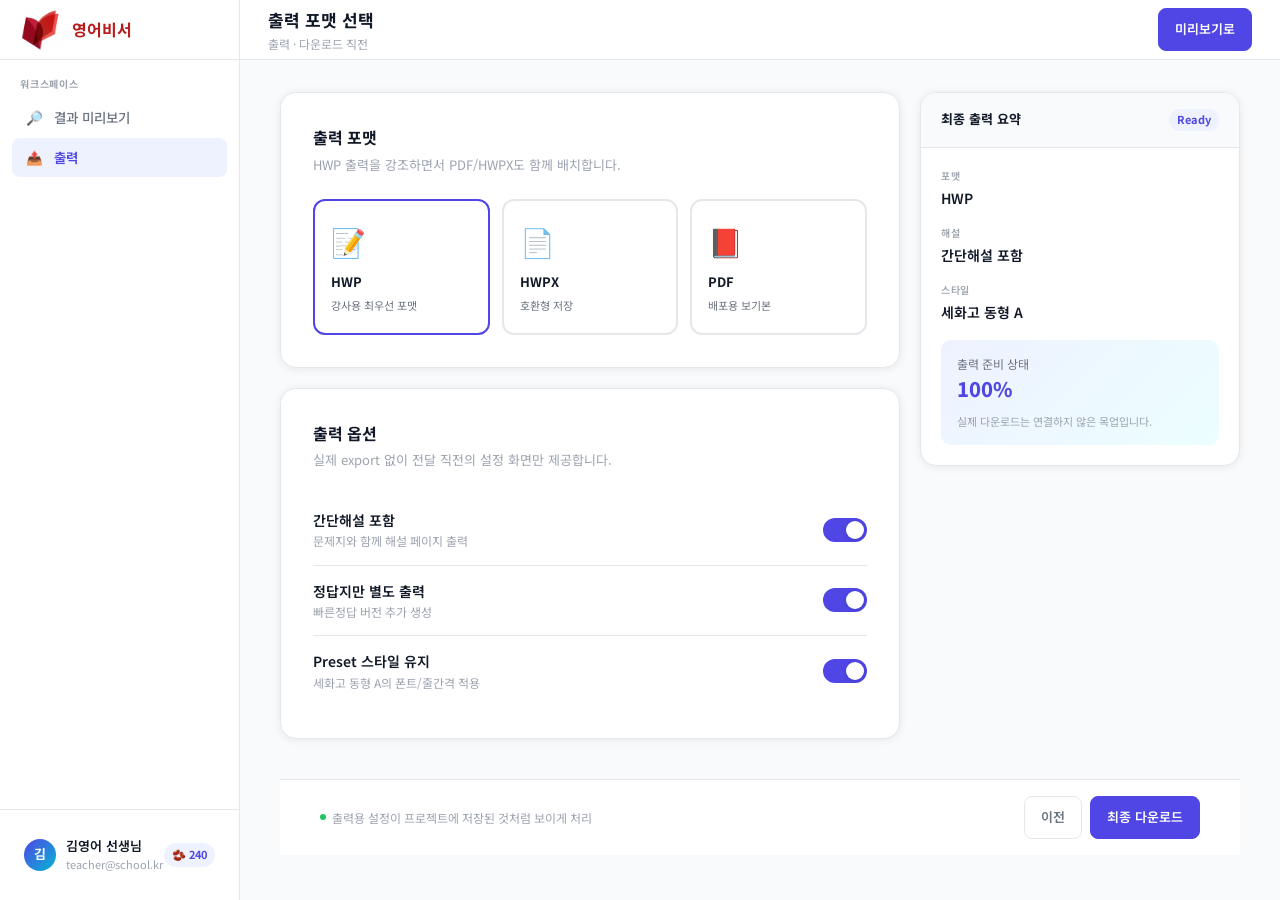
<file: export.html>
<!DOCTYPE html>
<html lang="ko">
<head>
  <meta charset="UTF-8">
  <meta name="viewport" content="width=device-width, initial-scale=1.0">
  <title>출력 - 영어비서</title>
  <link rel="stylesheet" href="./assets/css/reset.css">
  <link rel="stylesheet" href="./assets/css/tokens.css">
  <link rel="stylesheet" href="./assets/css/layout.css">
  <link rel="stylesheet" href="./assets/css/components.css">
  <link rel="stylesheet" href="./assets/css/pages.css">
</head>
<body data-nav="export">
  <aside class="sidebar">
    <a class="sidebar-logo" href="./index.html"><div class="logo-icon"><img src="./assets/img/영어비서2.png" alt="영어비서 로고"></div><span class="logo-text">영어비서</span></a>
    <nav class="sidebar-nav">
      <div class="nav-section-label">워크스페이스</div>
      <a class="nav-item" data-nav-link="preview" href="./preview.html"><span class="nav-item-icon">🔎</span> 결과 미리보기</a>
      <a class="nav-item" data-nav-link="export" href="./export.html"><span class="nav-item-icon">📤</span> 출력</a>
    </nav>
    <div class="sidebar-footer"><div class="sidebar-user"><div class="user-avatar">김</div><div class="user-info"><div class="user-name">김영어 선생님</div><div class="user-email">teacher@school.kr</div></div><div class="bean-chip">🫘 240</div></div></div>
  </aside>
  <header class="topbar"><div class="topbar-left"><div class="topbar-title">출력 포맷 선택</div><div class="topbar-breadcrumb">출력 · 다운로드 직전</div></div><div class="topbar-right"><a class="btn btn-primary" href="./preview.html">미리보기로</a></div></header>
  <main class="main">
    <div class="page-body">
      <div class="layout-wrap">
        <div class="content-stack">
          <section class="section-card">
            <div class="section-card-title">출력 포맷</div>
            <div class="section-card-desc">HWP 출력을 강조하면서 PDF/HWPX도 함께 배치합니다.</div>
            <div class="type-grid" data-select-group="single">
              <div class="type-card selected" data-selectable><div class="type-card-icon">📝</div><div class="type-card-name">HWP</div><div class="type-card-desc">강사용 최우선 포맷</div></div>
              <div class="type-card" data-selectable><div class="type-card-icon">📄</div><div class="type-card-name">HWPX</div><div class="type-card-desc">호환형 저장</div></div>
              <div class="type-card" data-selectable><div class="type-card-icon">📕</div><div class="type-card-name">PDF</div><div class="type-card-desc">배포용 보기본</div></div>
            </div>
          </section>
          <section class="section-card">
            <div class="section-card-title">출력 옵션</div>
            <div class="section-card-desc">실제 export 없이 전달 직전의 설정 화면만 제공합니다.</div>
            <div class="toggle-row"><div><div class="toggle-label">간단해설 포함</div><div class="toggle-desc">문제지와 함께 해설 페이지 출력</div></div><div class="toggle-switch on"></div></div>
            <div class="toggle-row"><div><div class="toggle-label">정답지만 별도 출력</div><div class="toggle-desc">빠른정답 버전 추가 생성</div></div><div class="toggle-switch on"></div></div>
            <div class="toggle-row"><div><div class="toggle-label">Preset 스타일 유지</div><div class="toggle-desc">세화고 동형 A의 폰트/줄간격 적용</div></div><div class="toggle-switch on"></div></div>
          </section>
        </div>
        <aside class="preview-panel">
          <div class="preview-header"><div class="preview-title">최종 출력 요약</div><div class="preview-badge">Ready</div></div>
          <div class="preview-body">
            <div class="preview-row"><div class="preview-key">포맷</div><div class="preview-val">HWP</div></div>
            <div class="preview-row"><div class="preview-key">해설</div><div class="preview-val">간단해설 포함</div></div>
            <div class="preview-row"><div class="preview-key">스타일</div><div class="preview-val">세화고 동형 A</div></div>
            <div class="preview-cost"><div class="preview-cost-label">출력 준비 상태</div><div class="preview-cost-val">100%</div><div class="preview-cost-sub">실제 다운로드는 연결하지 않은 목업입니다.</div></div>
          </div>
        </aside>
      </div>
      <div class="bottom-bar">
        <div class="save-info"><span class="save-dot"></span> 출력용 설정이 프로젝트에 저장된 것처럼 보이게 처리</div>
        <div class="btn-row"><a class="btn btn-ghost" href="./preview.html">이전</a><a class="btn btn-primary" href="../2021_한가람고1_1학기 기말고사 예상모의고사_최종.pdf" download="2021_한가람고1_1학기 기말고사 예상모의고사_최종.pdf">최종 다운로드</a></div>
      </div>
    </div>
  </main>
  <script src="./assets/js/app.js"></script>
</body>
</html>
</file>
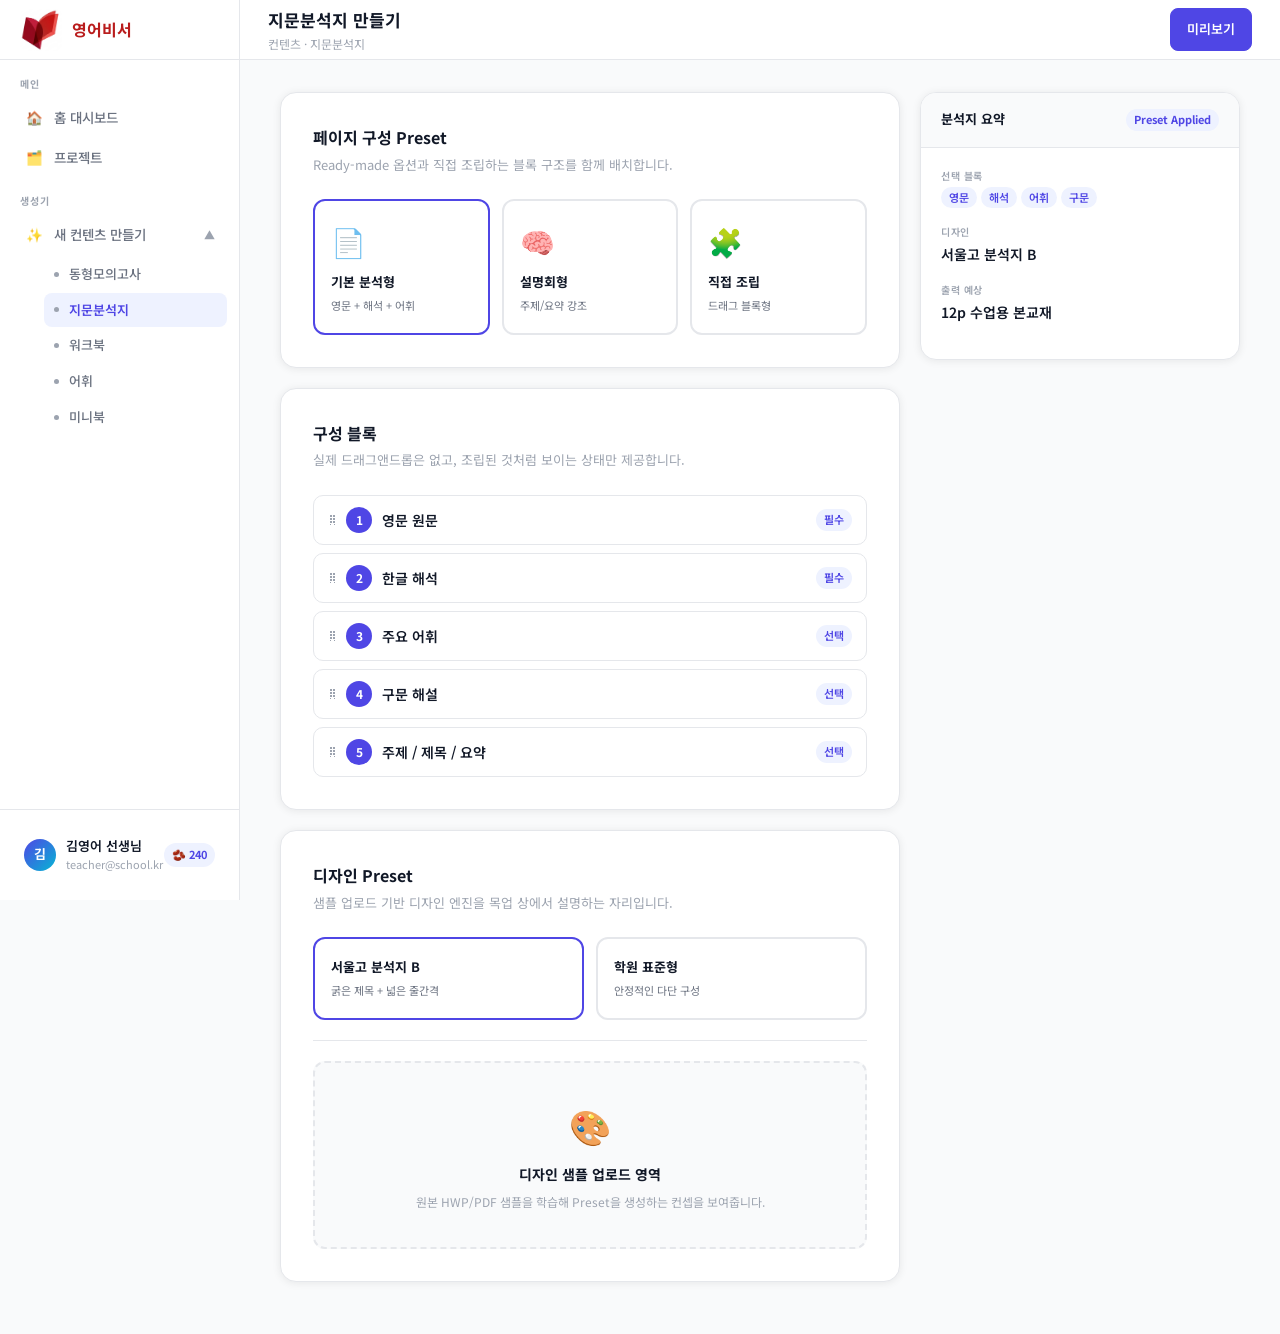
<file: generator-analysis.html>
<!DOCTYPE html>
<html lang="ko">
<head>
  <meta charset="UTF-8">
  <meta name="viewport" content="width=device-width, initial-scale=1.0">
  <title>지문분석지 생성 - 영어비서</title>
  <link rel="stylesheet" href="./assets/css/reset.css">
  <link rel="stylesheet" href="./assets/css/tokens.css">
  <link rel="stylesheet" href="./assets/css/layout.css">
  <link rel="stylesheet" href="./assets/css/components.css">
  <link rel="stylesheet" href="./assets/css/pages.css">
</head>
<body data-nav="analysis">
  <aside class="sidebar">
    <a class="sidebar-logo" href="./index.html"><div class="logo-icon"><img src="./assets/img/영어비서2.png" alt="영어비서 로고"></div><span class="logo-text">영어비서</span></a>
    <nav class="sidebar-nav">
      <div class="nav-section-label">메인</div>
      <a class="nav-item" data-nav-link="home" href="./index.html"><span class="nav-item-icon">🏠</span> 홈 대시보드</a>
      <a class="nav-item" data-nav-link="projects" href="./projects.html"><span class="nav-item-icon">🗂️</span> 프로젝트</a>
      <div class="nav-section-label">생성기</div>
      <div class="nav-item-expandable open" id="createMenu"><div class="nav-item-header" onclick="toggleMenu('createMenu')"><span class="nav-item-icon">✨</span> 새 컨텐츠 만들기<span class="nav-item-chevron">▼</span></div><div class="nav-submenu"><a class="nav-subitem" data-nav-link="exam" href="./generator-exam.html"><span class="nav-subitem-dot"></span> 동형모의고사</a><a class="nav-subitem" data-nav-link="analysis" href="./generator-analysis.html"><span class="nav-subitem-dot"></span> 지문분석지</a><a class="nav-subitem" data-nav-link="workbook" href="./generator-workbook.html"><span class="nav-subitem-dot"></span> 워크북</a><a class="nav-subitem" data-nav-link="vocab" href="./generator-vocab.html"><span class="nav-subitem-dot"></span> 어휘</a><a class="nav-subitem" data-nav-link="minibook" href="./generator-minibook.html"><span class="nav-subitem-dot"></span> 미니북</a></div></div>
    </nav>
    <div class="sidebar-footer"><div class="sidebar-user"><div class="user-avatar">김</div><div class="user-info"><div class="user-name">김영어 선생님</div><div class="user-email">teacher@school.kr</div></div><div class="bean-chip">🫘 240</div></div></div>
  </aside>
  <header class="topbar"><div class="topbar-left"><div class="topbar-title">지문분석지 만들기</div><div class="topbar-breadcrumb">컨텐츠 · 지문분석지</div></div><div class="topbar-right"><a class="btn btn-primary" href="./preview.html">미리보기</a></div></header>
  <main class="main">
    <div class="page-body">
      <div class="layout-wrap">
        <div class="content-stack">
          <section class="section-card">
            <div class="section-card-title">페이지 구성 Preset</div>
            <div class="section-card-desc">Ready-made 옵션과 직접 조립하는 블록 구조를 함께 배치합니다.</div>
            <div class="type-grid" data-select-group="single">
              <div class="type-card selected" data-selectable><div class="type-card-icon">📄</div><div class="type-card-name">기본 분석형</div><div class="type-card-desc">영문 + 해석 + 어휘</div></div>
              <div class="type-card" data-selectable><div class="type-card-icon">🧠</div><div class="type-card-name">설명회형</div><div class="type-card-desc">주제/요약 강조</div></div>
              <div class="type-card" data-selectable><div class="type-card-icon">🧩</div><div class="type-card-name">직접 조립</div><div class="type-card-desc">드래그 블록형</div></div>
            </div>
          </section>
          <section class="section-card">
            <div class="section-card-title">구성 블록</div>
            <div class="section-card-desc">실제 드래그앤드롭은 없고, 조립된 것처럼 보이는 상태만 제공합니다.</div>
            <div class="kanban-list">
              <div class="qtype-block"><span class="block-drag-handle">⠿</span><span class="block-num">1</span><span class="block-type-name">영문 원문</span><span class="mini-badge">필수</span></div>
              <div class="qtype-block"><span class="block-drag-handle">⠿</span><span class="block-num">2</span><span class="block-type-name">한글 해석</span><span class="mini-badge">필수</span></div>
              <div class="qtype-block"><span class="block-drag-handle">⠿</span><span class="block-num">3</span><span class="block-type-name">주요 어휘</span><span class="mini-badge">선택</span></div>
              <div class="qtype-block"><span class="block-drag-handle">⠿</span><span class="block-num">4</span><span class="block-type-name">구문 해설</span><span class="mini-badge">선택</span></div>
              <div class="qtype-block"><span class="block-drag-handle">⠿</span><span class="block-num">5</span><span class="block-type-name">주제 / 제목 / 요약</span><span class="mini-badge">선택</span></div>
            </div>
          </section>
          <section class="section-card">
            <div class="section-card-title">디자인 Preset</div>
            <div class="section-card-desc">샘플 업로드 기반 디자인 엔진을 목업 상에서 설명하는 자리입니다.</div>
            <div class="card-grid">
              <div class="selectable-card selected" data-selectable><div class="selectable-card-title">서울고 분석지 B</div><div class="selectable-card-desc">굵은 제목 + 넓은 줄간격</div></div>
              <div class="selectable-card" data-selectable><div class="selectable-card-title">학원 표준형</div><div class="selectable-card-desc">안정적인 다단 구성</div></div>
            </div>
            <hr class="section-divider">
            <div class="upload-zone"><div class="upload-icon">🎨</div><div class="upload-title">디자인 샘플 업로드 영역</div><div class="upload-desc">원본 HWP/PDF 샘플을 학습해 Preset을 생성하는 컨셉을 보여줍니다.</div></div>
          </section>
        </div>
        <aside class="preview-panel">
          <div class="preview-header"><div class="preview-title">분석지 요약</div><div class="preview-badge">Preset Applied</div></div>
          <div class="preview-body">
            <div class="preview-row"><div class="preview-key">선택 블록</div><div class="preview-tags"><span class="preview-tag">영문</span><span class="preview-tag">해석</span><span class="preview-tag">어휘</span><span class="preview-tag">구문</span></div></div>
            <div class="preview-row"><div class="preview-key">디자인</div><div class="preview-val">서울고 분석지 B</div></div>
            <div class="preview-row"><div class="preview-key">출력 예상</div><div class="preview-val">12p 수업용 본교재</div></div>
          </div>
        </aside>
      </div>
    </div>
  </main>
  <script src="./assets/js/app.js"></script>
</body>
</html>
</file>
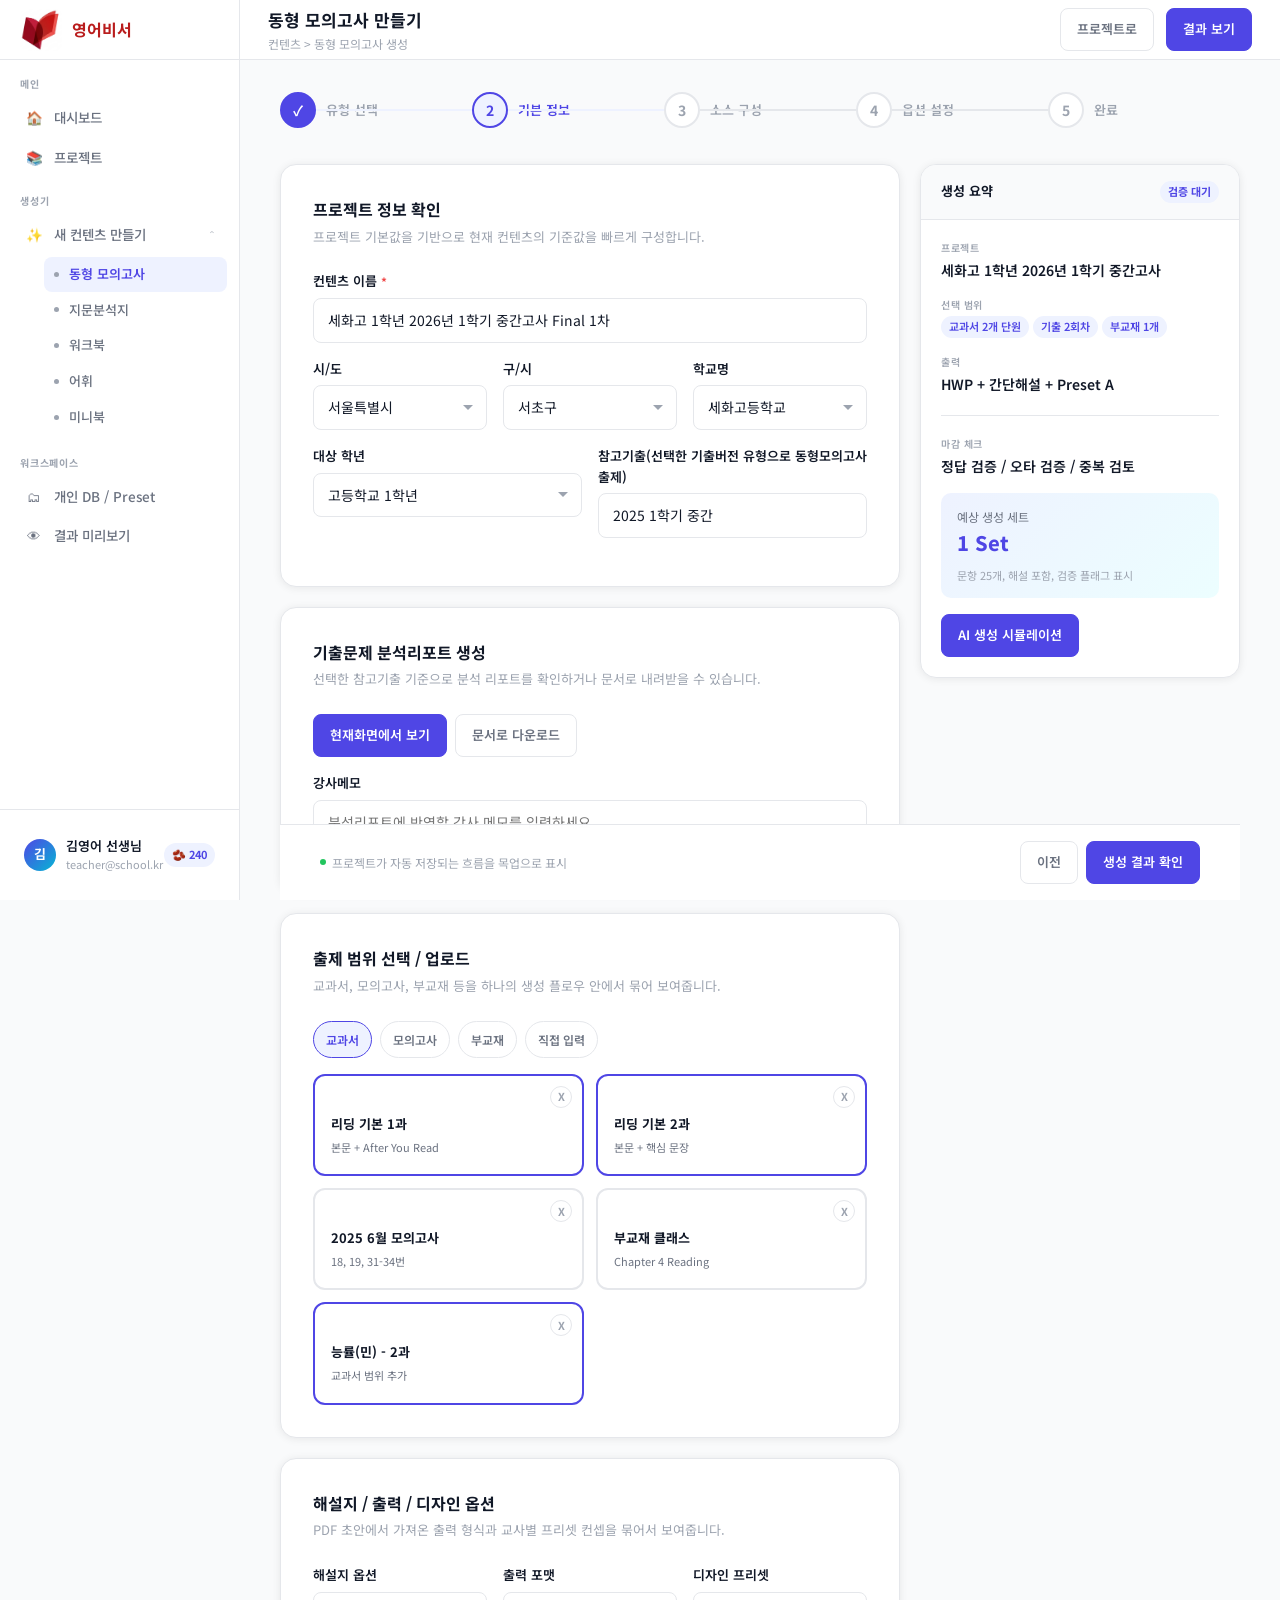
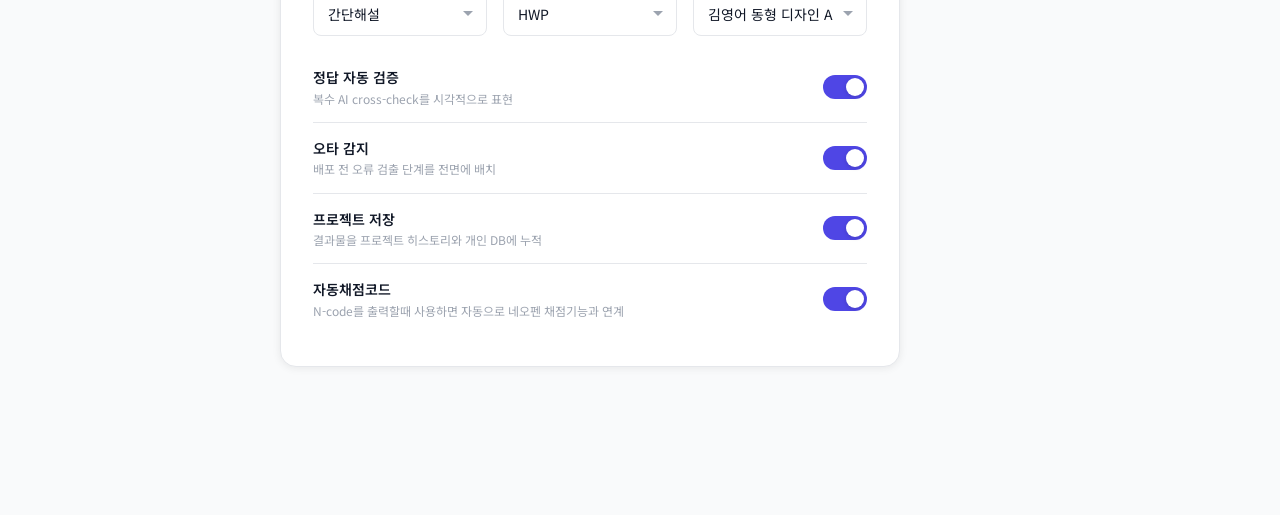
<file: generator-exam.html>
<!DOCTYPE html>
<html lang="ko">
<head>
  <meta charset="UTF-8">
  <meta name="viewport" content="width=device-width, initial-scale=1.0">
  <title>동형 모의고사 생성 - 영어비서</title>
  <link rel="stylesheet" href="./assets/css/reset.css">
  <link rel="stylesheet" href="./assets/css/tokens.css">
  <link rel="stylesheet" href="./assets/css/layout.css">
  <link rel="stylesheet" href="./assets/css/components.css">
  <link rel="stylesheet" href="./assets/css/pages.css">
</head>
<body data-nav="exam">
  <aside class="sidebar">
    <a class="sidebar-logo" href="./index.html"><div class="logo-icon"><img src="./assets/img/영어비서2.png" alt="영어비서 로고"></div><span class="logo-text">영어비서</span></a>
    <nav class="sidebar-nav">
      <div class="nav-section-label">메인</div>
      <a class="nav-item" data-nav-link="home" href="./index.html"><span class="nav-item-icon">🏠</span> 대시보드</a>
      <a class="nav-item" data-nav-link="projects" href="./projects.html"><span class="nav-item-icon">📚</span> 프로젝트</a>
      <div class="nav-section-label">생성기</div>
      <div class="nav-item-expandable open" id="createMenu">
        <div class="nav-item-header" onclick="toggleMenu('createMenu')">
          <span class="nav-item-icon">✨</span> 새 컨텐츠 만들기
          <span class="nav-item-chevron">⌄</span>
        </div>
        <div class="nav-submenu">
          <a class="nav-subitem" data-nav-link="exam" href="./generator-exam.html"><span class="nav-subitem-dot"></span> 동형 모의고사</a>
          <a class="nav-subitem" data-nav-link="analysis" href="./generator-analysis.html"><span class="nav-subitem-dot"></span> 지문분석지</a>
          <a class="nav-subitem" data-nav-link="workbook" href="./generator-workbook.html"><span class="nav-subitem-dot"></span> 워크북</a>
          <a class="nav-subitem" data-nav-link="vocab" href="./generator-vocab.html"><span class="nav-subitem-dot"></span> 어휘</a>
          <a class="nav-subitem" data-nav-link="minibook" href="./generator-minibook.html"><span class="nav-subitem-dot"></span> 미니북</a>
        </div>
      </div>
      <div class="nav-section-label">워크스페이스</div>
      <a class="nav-item" data-nav-link="workspace" href="./workspace.html"><span class="nav-item-icon">🗂</span> 개인 DB / Preset</a>
      <a class="nav-item" data-nav-link="preview" href="./preview.html"><span class="nav-item-icon">👁</span> 결과 미리보기</a>
    </nav>
    <div class="sidebar-footer"><div class="sidebar-user"><div class="user-avatar">김</div><div class="user-info"><div class="user-name">김영어 선생님</div><div class="user-email">teacher@school.kr</div></div><div class="bean-chip">🫘 240</div></div></div>
  </aside>
  <header class="topbar">
    <div class="topbar-left"><div class="topbar-title">동형 모의고사 만들기</div><div class="topbar-breadcrumb">컨텐츠 > 동형 모의고사 생성</div></div>
    <div class="topbar-right"><a class="btn btn-ghost" href="./projects.html">프로젝트로</a><a class="btn btn-primary" href="./preview.html">결과 보기</a></div>
  </header>
  <main class="main">
    <div class="page-body">
      <div class="step-bar">
        <div class="step-item done"><div class="step-circle">✓</div><span class="step-label">유형 선택</span></div>
        <div class="step-item active"><div class="step-circle">2</div><span class="step-label">기본 정보</span></div>
        <div class="step-item"><div class="step-circle">3</div><span class="step-label">소스 구성</span></div>
        <div class="step-item"><div class="step-circle">4</div><span class="step-label">옵션 설정</span></div>
        <div class="step-item"><div class="step-circle">5</div><span class="step-label">완료</span></div>
      </div>

      <div class="layout-wrap">
        <div class="content-stack">
          <section class="section-card">
            <div class="section-card-title">프로젝트 정보 확인</div>
            <div class="section-card-desc">프로젝트 기본값을 기반으로 현재 컨텐츠의 기준값을 빠르게 구성합니다.</div>
            <div class="form-row single">
              <div class="form-group"><label class="form-label">컨텐츠 이름 <span class="required">*</span></label><input class="form-input" value="세화고 1학년 2026년 1학기 중간고사 Final 1차"></div>
            </div>
            <div class="form-row three">
              <div class="form-group"><label class="form-label">시/도</label><select class="form-select"><option>시/도 선택</option><option selected>서울특별시</option><option>경기도</option><option>인천광역시</option><option>부산광역시</option></select></div>
              <div class="form-group"><label class="form-label">구/시</label><select class="form-select"><option>구/시 선택</option><option selected>서초구</option><option>강남구</option><option>송파구</option><option>수원시</option></select></div>
              <div class="form-group"><label class="form-label">학교명</label><select class="form-select"><option>학교 선택</option><option selected>세화고등학교</option><option>서울고등학교</option><option>반포고등학교</option><option>중앙여자고등학교</option></select></div>
            </div>
            <div class="form-row">
              <div class="form-group"><label class="form-label">대상 학년</label><select class="form-select"><option selected>고등학교 1학년</option><option>고등학교 2학년</option><option>고등학교 3학년</option></select></div>
              <div class="form-group"><label class="form-label">참고기출(선택한 기출버전 유형으로 동형모의고사 출제)</label><input class="form-input reference-picker-input" id="examReferenceSelect" type="text" value="2025 1학기 중간" readonly role="button" tabindex="0" aria-haspopup="dialog" aria-label="참고기출 선택"><input id="examReferenceFileInput" type="file" accept=".pdf,.hwp,.hwpx,application/pdf" hidden></div>
            </div>
          </section>

          <section class="section-card">
            <div class="section-card-title">기출문제 분석리포트 생성</div>
            <div class="section-card-desc">선택한 참고기출 기준으로 분석 리포트를 확인하거나 문서로 내려받을 수 있습니다.</div>
            <div class="btn-row" style="margin-bottom:16px;">
              <a class="btn btn-primary" href="./exam-analysis-report.html" id="examAnalysisReportPopupTrigger">현재화면에서 보기</a>
              <a class="btn btn-ghost" href="./export.html">문서로 다운로드</a>
            </div>
            <div class="form-row single">
              <div class="form-group">
                <label class="form-label">강사메모</label>
                <input class="form-input" type="text" placeholder="분석리포트에 반영할 강사 메모를 입력하세요">
              </div>
            </div>
          </section>

          <section class="section-card">
            <div class="section-card-title">출제 범위 선택 / 업로드</div>
            <div class="section-card-desc">교과서, 모의고사, 부교재 등을 하나의 생성 플로우 안에서 묶어 보여줍니다.</div>
            <div class="source-tabs">
              <span class="source-tab active" id="textbookTab" role="button" tabindex="0">교과서</span>
              <span class="source-tab" id="supplementalTab" role="button" tabindex="0">모의고사</span>
              <span class="source-tab" id="publisherTab" role="button" tabindex="0">부교재</span>
              <span class="source-tab" id="directInputTab" role="button" tabindex="0">직접 입력</span>
            </div>
            <div class="section-card supplemental-options-panel" id="supplementalOptionsPanel" hidden>
              <div class="section-card-title">모의고사 옵션 선택</div>
              <div class="section-card-desc">학년, 연도, 출제월, 범위를 선택해 모의고사 출제 범위를 지정합니다.</div>
              <div class="form-row four">
                <div class="form-group">
                  <label class="form-label">학년</label>
                  <select class="form-select" id="supplementalGradeSelect">
                    <option selected>고1</option>
                    <option>고2</option>
                    <option>고3</option>
                  </select>
                </div>
                <div class="form-group">
                  <label class="form-label">연도</label>
                  <select class="form-select" id="supplementalYearSelect">
                    <option selected>2026년</option>
                    <option>2025년</option>
                    <option>2024년</option>
                    <option>2023년</option>
                    <option>2022년</option>
                    <option>2021년</option>
                    <option>2020년</option>
                  </select>
                </div>
                <div class="form-group">
                  <label class="form-label">출제월</label>
                  <select class="form-select" id="supplementalMonthSelect">
                    <option selected>3월</option>
                    <option>6월</option>
                    <option>9월</option>
                    <option>11월</option>
                  </select>
                </div>
                <div class="form-group">
                  <label class="form-label">범위</label>
                  <select class="form-select" id="supplementalRangeModeSelect">
                    <option selected>전체</option>
                    <option>직접입력</option>
                  </select>
                </div>
              </div>
              <div class="form-row single">
                <div class="form-group">
                  <label class="form-label">범위 직접입력</label>
                  <input class="form-input" id="supplementalRangeInput" type="text" placeholder="예: 1-12, 31, 34" disabled>
                </div>
              </div>
              <div class="btn-row">
                <button class="btn btn-primary" type="button" id="addSupplementalRangeButton">출제범위 추가</button>
              </div>
            </div>
            <div class="section-card supplemental-options-panel" id="publisherOptionsPanel" hidden>
              <div class="section-card-title">부교재 옵션 선택</div>
              <div class="section-card-desc">EBS 또는 사설출판사 교재를 dropdown에서 선택할 수 있습니다.</div>
              <div class="form-row">
                <div class="form-group">
                  <label class="form-label"><input type="radio" name="publisherSourceType" id="publisherEbsRadio" value="ebs" checked> EBS</label>
                  <select class="form-select" id="publisherEbsSelect">
                    <option selected>올림포스 독해기본(1)</option>
                    <option>올림포스 독해기본(2)</option>
                    <option>수능특강 Light</option>
                    <option>수능특강</option>
                    <option>수능특강독해연습</option>
                  </select>
                </div>
                <div class="form-group">
                  <label class="form-label"><input type="radio" name="publisherSourceType" id="publisherPrivateRadio" value="private"> 사설출판사</label>
                  <select class="form-select" id="publisherPrivateSelect" disabled>
                    <option selected>빠른독해바른독해</option>
                    <option>리딩파워</option>
                    <option>맞수 수능유형 기본편</option>
                    <option>맞수 수능유형 실전</option>
                  </select>
                </div>
              </div>
              <div class="btn-row">
                <button class="btn btn-primary" type="button" id="addPublisherRangeButton">출제범위 추가</button>
              </div>
            </div>
            <div class="card-grid" id="sourceCardGrid">
              <div class="selectable-card selected removable-source-card" data-selectable><button class="generated-range-remove" type="button" aria-label="리딩 기본 1과 삭제">X</button><div class="selectable-card-title">리딩 기본 1과</div><div class="selectable-card-desc">본문 + After You Read</div></div>
              <div class="selectable-card selected removable-source-card" data-selectable><button class="generated-range-remove" type="button" aria-label="리딩 기본 2과 삭제">X</button><div class="selectable-card-title">리딩 기본 2과</div><div class="selectable-card-desc">본문 + 핵심 문장</div></div>
              <div class="selectable-card removable-source-card" data-selectable><button class="generated-range-remove" type="button" aria-label="2025 6월 모의고사 삭제">X</button><div class="selectable-card-title">2025 6월 모의고사</div><div class="selectable-card-desc">18, 19, 31-34번</div></div>
              <div class="selectable-card removable-source-card" data-selectable><button class="generated-range-remove" type="button" aria-label="부교재 클래스 삭제">X</button><div class="selectable-card-title">부교재 클래스</div><div class="selectable-card-desc">Chapter 4 Reading</div></div>
            </div>
          </section>

          <section class="section-card">
            <div class="section-card-title">해설지 / 출력 / 디자인 옵션</div>
            <div class="section-card-desc">PDF 초안에서 가져온 출력 형식과 교사별 프리셋 컨셉을 묶어서 보여줍니다.</div>
            <div class="form-row three">
              <div class="form-group"><label class="form-label">해설지 옵션</label><select class="form-select"><option>빠른정답</option><option selected>간단해설</option><option>전체해설</option></select></div>
              <div class="form-group"><label class="form-label">출력 포맷</label><select class="form-select"><option selected>HWP</option><option>HWPX</option><option>PDF</option></select></div>
              <div class="form-group"><label class="form-label">디자인 프리셋</label><select class="form-select"><option selected>김영어 동형 디자인 A</option><option>김영어 동형 디자인 B</option><option>학원 표준형</option></select></div>
            </div>
            <div class="toggle-row"><div><div class="toggle-label">정답 자동 검증</div><div class="toggle-desc">복수 AI cross-check를 시각적으로 표현</div></div><div class="toggle-switch on"></div></div>
            <div class="toggle-row"><div><div class="toggle-label">오타 감지</div><div class="toggle-desc">배포 전 오류 검출 단계를 전면에 배치</div></div><div class="toggle-switch on"></div></div>
            <div class="toggle-row"><div><div class="toggle-label">프로젝트 저장</div><div class="toggle-desc">결과물을 프로젝트 히스토리와 개인 DB에 누적</div></div><div class="toggle-switch on"></div></div>
            <div class="toggle-row"><div><div class="toggle-label">자동채점코드</div><div class="toggle-desc">N-code를 출력할때 사용하면 자동으로 네오펜 채점기능과 연계</div></div><div class="toggle-switch on"></div></div>
          </section>
        </div>

        <aside class="preview-panel">
          <div class="preview-header"><div class="preview-title">생성 요약</div><div class="preview-badge" id="exam-status">검증 대기</div></div>
          <div class="preview-body">
            <div class="preview-row"><div class="preview-key">프로젝트</div><div class="preview-val">세화고 1학년 2026년 1학기 중간고사</div></div>
            <div class="preview-row"><div class="preview-key">선택 범위</div><div class="preview-tags"><span class="preview-tag">교과서 2개 단원</span><span class="preview-tag">기출 2회차</span><span class="preview-tag">부교재 1개</span></div></div>
            <div class="preview-row"><div class="preview-key">출력</div><div class="preview-val">HWP + 간단해설 + Preset A</div></div>
            <hr class="preview-divider">
            <div class="preview-row"><div class="preview-key">마감 체크</div><div class="preview-val">정답 검증 / 오타 검증 / 중복 검토</div></div>
            <div class="preview-cost"><div class="preview-cost-label">예상 생성 세트</div><div class="preview-cost-val">1 Set</div><div class="preview-cost-sub">문항 25개, 해설 포함, 검증 플래그 표시</div></div>
            <div class="btn-row" style="margin-top:16px;">
              <button class="btn btn-primary" data-simulate="exam-status">AI 생성 시뮬레이션</button>
            </div>
          </div>
        </aside>
      </div>

      <div class="bottom-bar">
        <div class="save-info"><span class="save-dot"></span> 프로젝트가 자동 저장되는 흐름을 목업으로 표시</div>
        <div class="btn-row"><a class="btn btn-ghost" href="./project-create.html">이전</a><a class="btn btn-primary" href="./preview.html">생성 결과 확인</a></div>
      </div>
    </div>
  </main>

  <div class="modal-backdrop" id="examUploadModal" hidden>
    <div class="modal-card">
      <section class="section-card" style="margin-bottom:0;">
        <div class="modal-head">
          <div>
            <div class="section-card-title">기출문제 선택 / 업로드</div>
            <div class="section-card-desc">DB에서 선택하거나, DB에 없는 기출은 직접 업로드하는 흐름을 목업으로 보여줍니다.</div>
          </div>
          <button class="btn btn-ghost modal-close" type="button" id="examUploadModalClose">닫기</button>
        </div>
        <table class="list-table">
          <thead><tr><th>회차</th><th>학년</th><th>상태</th><th>선택</th></tr></thead>
          <tbody id="examReferenceTableBody">
            <tr class="reference-option-row is-selected" data-reference-option="2025-1-midterm" tabindex="0" role="radio" aria-checked="true">
              <td>2025 1학기 중간</td>
              <td>고1</td>
              <td><span class="status-soft">DB 보유</span></td>
              <td><input class="reference-option-radio" type="radio" name="examReferenceOption" value="2025-1-midterm" checked aria-label="2025 1학기 중간 선택"></td>
            </tr>
            <tr class="reference-option-row" data-reference-option="2025-1-final" tabindex="0" role="radio" aria-checked="false">
              <td>2025 1학기 기말</td>
              <td>고1</td>
              <td><span class="status-soft">DB 보유</span></td>
              <td><input class="reference-option-radio" type="radio" name="examReferenceOption" value="2025-1-final" aria-label="2025 1학기 기말 선택"></td>
            </tr>
            <tr class="reference-option-row" data-reference-option="2024-2-final" tabindex="0" role="radio" aria-checked="false">
              <td>2024 2학기 기말</td>
              <td>고1</td>
              <td><span class="status-soft">업로드 반영</span></td>
              <td><input class="reference-option-radio" type="radio" name="examReferenceOption" value="2024-2-final" aria-label="2024 2학기 기말 선택"></td>
            </tr>
            <tr class="reference-option-row" data-reference-option="direct-upload" tabindex="0" role="radio" aria-checked="false">
              <td>직접업로드</td>
              <td>-</td>
              <td><span class="status-soft">파일 선택</span></td>
              <td><input class="reference-option-radio" type="radio" name="examReferenceOption" value="direct-upload" aria-label="직접업로드 선택"></td>
            </tr>
          </tbody>
        </table>
        <hr class="section-divider">
        <div class="upload-zone" id="examUploadZone">
          <div class="upload-icon">📄</div>
          <div class="upload-title">기출 PDF/HWP 업로드 영역</div>
          <div class="upload-desc">실제 업로드는 동작하지 않지만 업로드 후 교사 DB에 반영되는 흐름을 설명하기 위한 목업 영역입니다.</div>
        </div>
      </section>
    </div>
  </div>

  <div class="modal-backdrop" id="directInputModal" hidden>
    <div class="modal-card">
      <section class="section-card" style="margin-bottom:0;">
        <div class="modal-head">
          <div>
            <div class="section-card-title">pdf/hwp 문서 업로드</div>
            <div class="section-card-desc">직접 입력 탭에서 문서를 업로드해 출제 범위를 추가하는 흐름을 목업으로 보여줍니다.</div>
          </div>
          <button class="btn btn-ghost modal-close" type="button" id="directInputModalClose">닫기</button>
        </div>
        <div class="upload-zone" id="directInputUploadZone">
          <div class="upload-icon">📄</div>
          <div class="upload-title">pdf/hwp 문서 업로드</div>
          <div class="upload-desc">실제 업로드는 동작하지 않지만 업로드한 문서를 출제 범위 소스로 추가하는 흐름을 설명하기 위한 목업 영역입니다.</div>
        </div>
        <input id="directInputFileInput" type="file" accept=".pdf,.hwp,.hwpx,application/pdf" hidden>
      </section>
    </div>
  </div>

  <div class="modal-backdrop" id="textbookModal" hidden>
    <div class="modal-card">
      <section class="section-card" style="margin-bottom:0;">
        <div class="modal-head">
          <div>
            <div class="section-card-title">교과서 범위 입력</div>
            <div class="section-card-desc">출판사와 단원을 선택한 뒤 출제범위를 추가할 수 있습니다.</div>
          </div>
          <button class="btn btn-ghost modal-close" type="button" id="textbookModalClose">닫기</button>
        </div>
        <div class="form-row">
          <div class="form-group">
            <label class="form-label">출판사 선택</label>
            <select class="form-select" id="textbookPublisherSelect">
              <option selected>능률(민)</option>
              <option>천재(이)</option>
              <option>YBM(박)</option>
              <option>비상(홍)</option>
            </select>
          </div>
          <div class="form-group">
            <label class="form-label">단원</label>
            <select class="form-select" id="textbookUnitSelect">
              <option>1과</option>
              <option selected>2과</option>
              <option>3과</option>
              <option>4과</option>
            </select>
          </div>
        </div>
        <div class="btn-row" style="margin-bottom:16px;">
          <button class="btn btn-primary" type="button" id="addTextbookRangeButton">출제범위 추가</button>
        </div>
        <div class="section-card-desc" style="margin-bottom:10px;">출제범위</div>
        <div class="added-range-list" id="textbookRangeList"></div>
      </section>
    </div>
  </div>

  <script src="./assets/js/app.js"></script>
  <script src="./assets/js/project-store.js"></script>
  <script src="./assets/js/project-runtime.js"></script>
  <script src="./assets/js/state-demo.js"></script>
  <script>
    (function () {
      const referenceInput = document.getElementById('examReferenceSelect');
      const examReferenceFileInput = document.getElementById('examReferenceFileInput');
      const modal = document.getElementById('examUploadModal');
      const closeButton = document.getElementById('examUploadModalClose');
      const directInputTab = document.getElementById('directInputTab');
      const directInputModal = document.getElementById('directInputModal');
      const directInputCloseButton = document.getElementById('directInputModalClose');
      const directInputUploadZone = document.getElementById('directInputUploadZone');
      const directInputFileInput = document.getElementById('directInputFileInput');
      const textbookTab = document.getElementById('textbookTab');
      const supplementalTab = document.getElementById('supplementalTab');
      const supplementalOptionsPanel = document.getElementById('supplementalOptionsPanel');
      const publisherTab = document.getElementById('publisherTab');
      const publisherOptionsPanel = document.getElementById('publisherOptionsPanel');
      const publisherEbsRadio = document.getElementById('publisherEbsRadio');
      const publisherPrivateRadio = document.getElementById('publisherPrivateRadio');
      const publisherEbsSelect = document.getElementById('publisherEbsSelect');
      const publisherPrivateSelect = document.getElementById('publisherPrivateSelect');
      const addPublisherRangeButton = document.getElementById('addPublisherRangeButton');
      const supplementalGradeSelect = document.getElementById('supplementalGradeSelect');
      const supplementalYearSelect = document.getElementById('supplementalYearSelect');
      const supplementalMonthSelect = document.getElementById('supplementalMonthSelect');
      const supplementalRangeModeSelect = document.getElementById('supplementalRangeModeSelect');
      const supplementalRangeInput = document.getElementById('supplementalRangeInput');
      const addSupplementalRangeButton = document.getElementById('addSupplementalRangeButton');
      const textbookModal = document.getElementById('textbookModal');
      const textbookModalClose = document.getElementById('textbookModalClose');
      const textbookPublisherSelect = document.getElementById('textbookPublisherSelect');
      const textbookUnitSelect = document.getElementById('textbookUnitSelect');
      const addTextbookRangeButton = document.getElementById('addTextbookRangeButton');
      const textbookRangeList = document.getElementById('textbookRangeList');
      const sourceTabs = document.querySelector('.source-tabs');
      const sourceCardGrid = document.getElementById('sourceCardGrid');
      const examAnalysisReportPopupTrigger = document.getElementById('examAnalysisReportPopupTrigger');
      const examReferenceTableBody = document.getElementById('examReferenceTableBody');
      const examUploadZone = document.getElementById('examUploadZone');
      if (!referenceInput || !examReferenceFileInput || !modal || !closeButton || !directInputTab || !directInputModal || !directInputCloseButton || !directInputUploadZone || !directInputFileInput || !textbookTab || !supplementalTab || !supplementalOptionsPanel || !publisherTab || !publisherOptionsPanel || !publisherEbsRadio || !publisherPrivateRadio || !publisherEbsSelect || !publisherPrivateSelect || !addPublisherRangeButton || !supplementalGradeSelect || !supplementalYearSelect || !supplementalMonthSelect || !supplementalRangeModeSelect || !supplementalRangeInput || !addSupplementalRangeButton || !textbookModal || !textbookModalClose || !textbookPublisherSelect || !textbookUnitSelect || !addTextbookRangeButton || !textbookRangeList || !sourceTabs || !sourceCardGrid || !examAnalysisReportPopupTrigger || !examReferenceTableBody || !examUploadZone) return;

      let uploadedReferenceFileName = '';

      const openModal = () => {
        modal.hidden = false;
        document.body.style.overflow = 'hidden';
      };

      const closeModal = () => {
        modal.hidden = true;
        document.body.style.overflow = '';
      };

      const openDirectInputModal = () => {
        directInputModal.hidden = false;
        document.body.style.overflow = 'hidden';
      };

      const closeDirectInputModal = () => {
        directInputModal.hidden = true;
        document.body.style.overflow = '';
      };

      const openTextbookModal = () => {
        textbookModal.hidden = false;
        document.body.style.overflow = 'hidden';
      };

      const closeTextbookModal = () => {
        syncTextbookRangesToGrid();
        textbookModal.hidden = true;
        document.body.style.overflow = '';
      };

      const showSupplementalOptions = () => {
        supplementalOptionsPanel.hidden = false;
        supplementalTab.classList.add('active');
        publisherOptionsPanel.hidden = true;
        publisherTab.classList.remove('active');
      };

      const hideSupplementalOptions = () => {
        supplementalOptionsPanel.hidden = true;
        supplementalTab.classList.remove('active');
      };

      const showPublisherOptions = () => {
        publisherOptionsPanel.hidden = false;
        publisherTab.classList.add('active');
        supplementalOptionsPanel.hidden = true;
        supplementalTab.classList.remove('active');
      };

      const hidePublisherOptions = () => {
        publisherOptionsPanel.hidden = true;
        publisherTab.classList.remove('active');
      };

      const syncPublisherSourceSelection = () => {
        const useEbs = publisherEbsRadio.checked;
        publisherEbsSelect.disabled = !useEbs;
        publisherPrivateSelect.disabled = useEbs;
      };

      const syncSupplementalRangeInput = () => {
        const useCustomRange = supplementalRangeModeSelect.value === '직접입력';
        supplementalRangeInput.disabled = !useCustomRange;
        if (!useCustomRange) {
          supplementalRangeInput.value = '';
        }
      };

      const openAnalysisReportPopup = () => {
        const popupWidth = 1200;
        const popupHeight = 820;
        const left = Math.max(0, Math.round((window.screen.width - popupWidth) / 2));
        const top = Math.max(0, Math.round((window.screen.height - popupHeight) / 2));
        window.open(
          './exam-analysis-report.html',
          'examAnalysisReportPopup',
          'width=' + popupWidth + ',height=' + popupHeight + ',left=' + left + ',top=' + top + ',resizable=yes,scrollbars=yes'
        );
      };

      const getReferenceLabel = (selectedValue) => {
        const selectedRow = examReferenceTableBody.querySelector('[data-reference-option="' + selectedValue + '"]');
        if (!selectedRow) return '';
        const firstCell = selectedRow.querySelector('td');
        return firstCell ? firstCell.textContent.trim() : '';
      };

      const syncExamReferenceSelection = (selectedValue) => {
        const rows = Array.from(examReferenceTableBody.querySelectorAll('.reference-option-row'));
        rows.forEach((row) => {
          const isSelected = row.dataset.referenceOption === selectedValue;
          const radio = row.querySelector('.reference-option-radio');
          row.classList.toggle('is-selected', isSelected);
          row.setAttribute('aria-checked', isSelected ? 'true' : 'false');
          if (radio) {
            radio.checked = isSelected;
          }
        });

        examUploadZone.classList.toggle('is-highlighted', selectedValue === 'direct-upload');

        if (selectedValue === 'direct-upload') {
          referenceInput.value = uploadedReferenceFileName || '직접업로드';
          return;
        }

        referenceInput.value = getReferenceLabel(selectedValue);
      };

      const ensureRangeItem = (label) => {
        const existing = Array.from(textbookRangeList.children).find((item) => item.dataset.rangeLabel === label);
        if (existing) return;

        const item = document.createElement('div');
        item.className = 'added-range-item';
        item.dataset.rangeLabel = label;
        item.textContent = label;
        textbookRangeList.appendChild(item);
      };

      const createGridCard = (label, description) => {
        const card = document.createElement('div');
        card.className = 'selectable-card selected generated-range-card';
        card.dataset.generatedRange = label;

        const removeButton = document.createElement('button');
        removeButton.type = 'button';
        removeButton.className = 'generated-range-remove';
        removeButton.setAttribute('aria-label', label + ' 삭제');
        removeButton.textContent = 'X';
        removeButton.addEventListener('click', (event) => {
          event.stopPropagation();
          card.remove();
          const rangeItem = Array.from(textbookRangeList.children).find((item) => item.dataset.rangeLabel === label);
          if (rangeItem) {
            rangeItem.remove();
          }
        });

        const title = document.createElement('div');
        title.className = 'selectable-card-title';
        title.textContent = label;

        const desc = document.createElement('div');
        desc.className = 'selectable-card-desc';
        if (description) {
          desc.textContent = description;
        }
        desc.textContent = '교과서 범위 추가';

        card.appendChild(removeButton);
        if (description) {
          desc.textContent = description;
        }
        card.appendChild(title);
        card.appendChild(desc);
        return card;
      };

      const syncTextbookRangesToGrid = () => {
        const labels = Array.from(textbookRangeList.children).map((item) => item.dataset.rangeLabel).filter(Boolean);
        Array.from(sourceCardGrid.querySelectorAll('[data-generated-range]')).forEach((card) => {
          if (!labels.includes(card.dataset.generatedRange)) {
            card.remove();
          }
        });

        labels.forEach((label) => {
          const existing = sourceCardGrid.querySelector('[data-generated-range="' + label + '"]');
          if (!existing) {
            sourceCardGrid.appendChild(createGridCard(label));
          }
        });
      };

      const buildSupplementalRangeLabel = () => {
        const rangeValue = supplementalRangeModeSelect.value === '직접입력'
          ? (supplementalRangeInput.value.trim() || '범위 미입력')
          : supplementalRangeModeSelect.value;
        return [
          supplementalYearSelect.value,
          supplementalMonthSelect.value,
          supplementalGradeSelect.value,
          rangeValue
        ].join(' / ');
      };

      const buildPublisherRangeLabel = () => {
        if (publisherEbsRadio.checked) {
          return ['EBS', publisherEbsSelect.value].join(' / ');
        }
        return ['사설출판사', publisherPrivateSelect.value].join(' / ');
      };

      referenceInput.addEventListener('click', openModal);
      referenceInput.addEventListener('keydown', (event) => {
        if (event.key === 'Enter' || event.key === ' ') {
          event.preventDefault();
          openModal();
        }
      });

      examAnalysisReportPopupTrigger.addEventListener('click', (event) => {
        event.preventDefault();
        openAnalysisReportPopup();
      });

      examReferenceTableBody.addEventListener('click', (event) => {
        const row = event.target.closest('.reference-option-row');
        if (!row) return;
        syncExamReferenceSelection(row.dataset.referenceOption);
      });

      examReferenceTableBody.addEventListener('change', (event) => {
        const radio = event.target.closest('.reference-option-radio');
        if (!radio) return;
        syncExamReferenceSelection(radio.value);
      });

      examReferenceTableBody.addEventListener('keydown', (event) => {
        const row = event.target.closest('.reference-option-row');
        if (!row) return;
        if (event.key === 'Enter' || event.key === ' ') {
          event.preventDefault();
          syncExamReferenceSelection(row.dataset.referenceOption);
        }
      });

      examUploadZone.addEventListener('click', () => {
        syncExamReferenceSelection('direct-upload');
        examReferenceFileInput.click();
      });

      examReferenceFileInput.addEventListener('change', () => {
        const file = examReferenceFileInput.files && examReferenceFileInput.files[0];
        if (!file) return;
        uploadedReferenceFileName = file.name;
        syncExamReferenceSelection('direct-upload');
      });

      sourceTabs.addEventListener('click', (event) => {
        const clickedTab = event.target.closest('.source-tab');
        if (!clickedTab) return;
        if (clickedTab === supplementalTab) {
          showSupplementalOptions();
          return;
        }
        if (clickedTab === publisherTab) {
          showPublisherOptions();
          return;
        }
        hideSupplementalOptions();
        hidePublisherOptions();
      });

      supplementalTab.addEventListener('keydown', (event) => {
        if (event.key === 'Enter' || event.key === ' ') {
          event.preventDefault();
          showSupplementalOptions();
        }
      });

      publisherTab.addEventListener('keydown', (event) => {
        if (event.key === 'Enter' || event.key === ' ') {
          event.preventDefault();
          showPublisherOptions();
        }
      });

      publisherEbsRadio.addEventListener('change', syncPublisherSourceSelection);
      publisherPrivateRadio.addEventListener('change', syncPublisherSourceSelection);
      supplementalRangeModeSelect.addEventListener('change', syncSupplementalRangeInput);
      addSupplementalRangeButton.addEventListener('click', () => {
        const label = buildSupplementalRangeLabel();
        const existing = sourceCardGrid.querySelector('[data-generated-range="' + label + '"]');
        if (!existing) {
          sourceCardGrid.appendChild(createGridCard(label, '모의고사 범위 추가'));
        }
      });
      addPublisherRangeButton.addEventListener('click', () => {
        const label = buildPublisherRangeLabel();
        const existing = sourceCardGrid.querySelector('[data-generated-range="' + label + '"]');
        if (!existing) {
          sourceCardGrid.appendChild(createGridCard(label, '부교재 범위 추가'));
        }
      });
      directInputUploadZone.addEventListener('click', () => {
        directInputFileInput.click();
      });
      directInputFileInput.addEventListener('change', () => {
        const file = directInputFileInput.files && directInputFileInput.files[0];
        if (!file) return;
        const label = file.name;
        const existing = sourceCardGrid.querySelector('[data-generated-range="' + label + '"]');
        if (!existing) {
          sourceCardGrid.appendChild(createGridCard(label, '직접입력 문서 추가'));
        }
        closeDirectInputModal();
        directInputFileInput.value = '';
      });

      closeButton.addEventListener('click', closeModal);
      modal.addEventListener('click', (event) => {
        if (event.target === modal) {
          closeModal();
        }
      });

      directInputTab.addEventListener('click', openDirectInputModal);
      directInputTab.addEventListener('keydown', (event) => {
        if (event.key === 'Enter' || event.key === ' ') {
          event.preventDefault();
          openDirectInputModal();
        }
      });

      textbookTab.addEventListener('click', openTextbookModal);
      textbookTab.addEventListener('keydown', (event) => {
        if (event.key === 'Enter' || event.key === ' ') {
          event.preventDefault();
          openTextbookModal();
        }
      });

      directInputCloseButton.addEventListener('click', closeDirectInputModal);
      directInputModal.addEventListener('click', (event) => {
        if (event.target === directInputModal) {
          closeDirectInputModal();
        }
      });

      textbookModalClose.addEventListener('click', closeTextbookModal);
      textbookModal.addEventListener('click', (event) => {
        if (event.target === textbookModal) {
          closeTextbookModal();
        }
      });

      sourceCardGrid.querySelectorAll('.removable-source-card .generated-range-remove').forEach((button) => {
        button.addEventListener('click', (event) => {
          event.stopPropagation();
          const card = button.closest('.removable-source-card');
          if (card) {
            card.remove();
          }
        });
      });

      addTextbookRangeButton.addEventListener('click', () => {
        const label = textbookPublisherSelect.value + ' - ' + textbookUnitSelect.value;
        ensureRangeItem(label);
      });

      ensureRangeItem('능률(민) - 2과');
      syncExamReferenceSelection('2025-1-midterm');
      hideSupplementalOptions();
      hidePublisherOptions();
      syncPublisherSourceSelection();
      syncSupplementalRangeInput();
      syncTextbookRangesToGrid();

      document.addEventListener('keydown', (event) => {
        if (event.key === 'Escape' && !modal.hidden) {
          closeModal();
        }
        if (event.key === 'Escape' && !directInputModal.hidden) {
          closeDirectInputModal();
        }
        if (event.key === 'Escape' && !textbookModal.hidden) {
          closeTextbookModal();
        }
      });
    }());
  </script>
</body>
</html>
</file>
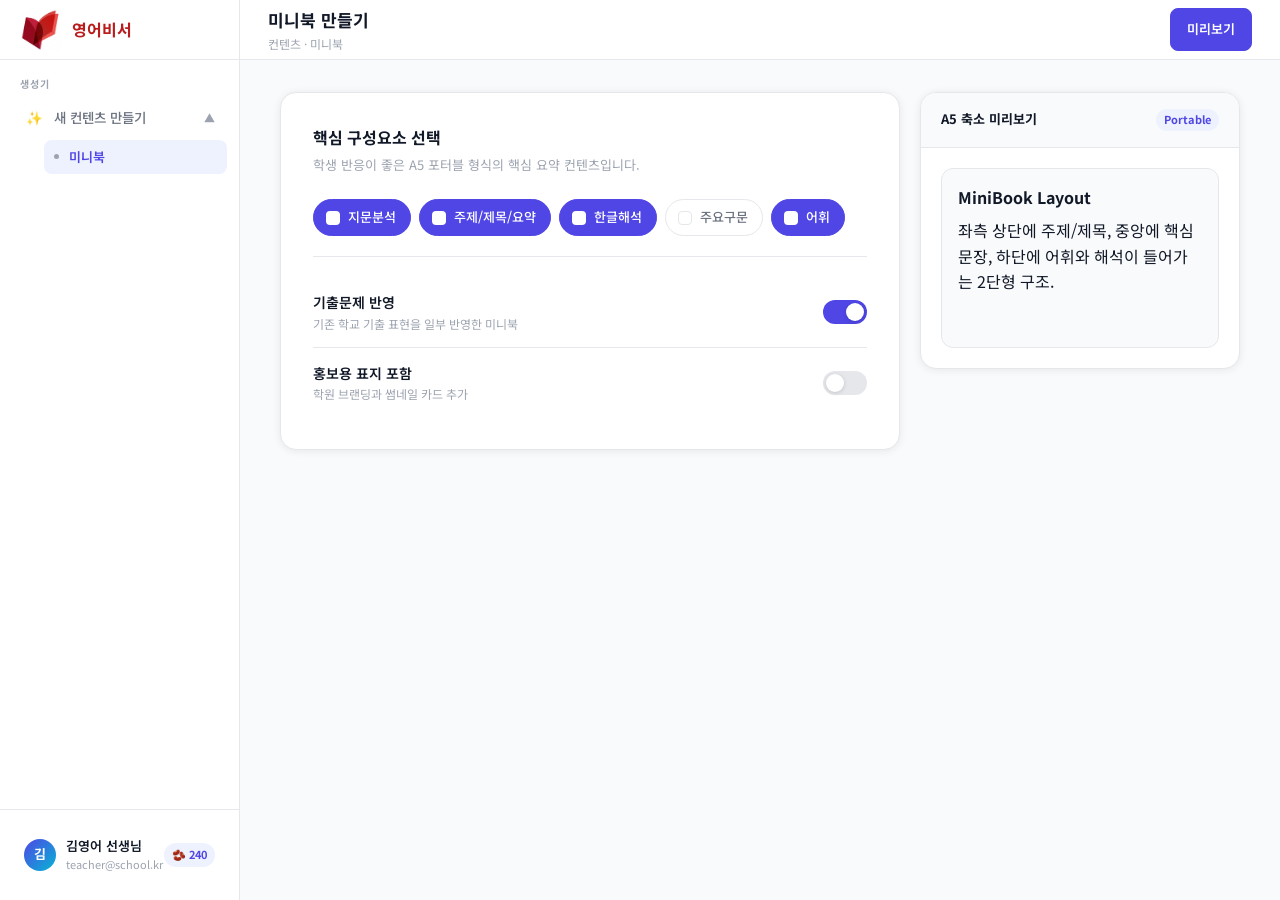
<file: generator-minibook.html>
<!DOCTYPE html>
<html lang="ko">
<head>
  <meta charset="UTF-8">
  <meta name="viewport" content="width=device-width, initial-scale=1.0">
  <title>미니북 생성 - 영어비서</title>
  <link rel="stylesheet" href="./assets/css/reset.css">
  <link rel="stylesheet" href="./assets/css/tokens.css">
  <link rel="stylesheet" href="./assets/css/layout.css">
  <link rel="stylesheet" href="./assets/css/components.css">
  <link rel="stylesheet" href="./assets/css/pages.css">
</head>
<body data-nav="minibook">
  <aside class="sidebar">
    <a class="sidebar-logo" href="./index.html"><div class="logo-icon"><img src="./assets/img/영어비서2.png" alt="영어비서 로고"></div><span class="logo-text">영어비서</span></a>
    <nav class="sidebar-nav">
      <div class="nav-section-label">생성기</div>
      <div class="nav-item-expandable open" id="createMenu"><div class="nav-item-header" onclick="toggleMenu('createMenu')"><span class="nav-item-icon">✨</span> 새 컨텐츠 만들기<span class="nav-item-chevron">▼</span></div><div class="nav-submenu"><a class="nav-subitem" data-nav-link="minibook" href="./generator-minibook.html"><span class="nav-subitem-dot"></span> 미니북</a></div></div>
    </nav>
    <div class="sidebar-footer"><div class="sidebar-user"><div class="user-avatar">김</div><div class="user-info"><div class="user-name">김영어 선생님</div><div class="user-email">teacher@school.kr</div></div><div class="bean-chip">🫘 240</div></div></div>
  </aside>
  <header class="topbar"><div class="topbar-left"><div class="topbar-title">미니북 만들기</div><div class="topbar-breadcrumb">컨텐츠 · 미니북</div></div><div class="topbar-right"><a class="btn btn-primary" href="./preview.html">미리보기</a></div></header>
  <main class="main">
    <div class="page-body">
      <div class="layout-wrap">
        <div class="content-stack">
          <section class="section-card">
            <div class="section-card-title">핵심 구성요소 선택</div>
            <div class="section-card-desc">학생 반응이 좋은 A5 포터블 형식의 핵심 요약 컨텐츠입니다.</div>
            <div class="skill-grid">
              <span class="skill-chip selected">지문분석</span>
              <span class="skill-chip selected">주제/제목/요약</span>
              <span class="skill-chip selected">한글해석</span>
              <span class="skill-chip">주요구문</span>
              <span class="skill-chip selected">어휘</span>
            </div>
            <hr class="section-divider">
            <div class="toggle-row"><div><div class="toggle-label">기출문제 반영</div><div class="toggle-desc">기존 학교 기출 표현을 일부 반영한 미니북</div></div><div class="toggle-switch on"></div></div>
            <div class="toggle-row"><div><div class="toggle-label">홍보용 표지 포함</div><div class="toggle-desc">학원 브랜딩과 썸네일 카드 추가</div></div><div class="toggle-switch"></div></div>
          </section>
        </div>
        <aside class="preview-panel">
          <div class="preview-header"><div class="preview-title">A5 축소 미리보기</div><div class="preview-badge">Portable</div></div>
          <div class="preview-body">
            <div class="thumb-card"><strong>MiniBook Layout</strong><p>좌측 상단에 주제/제목, 중앙에 핵심 문장, 하단에 어휘와 해석이 들어가는 2단형 구조.</p></div>
          </div>
        </aside>
      </div>
    </div>
  </main>
  <script src="./assets/js/app.js"></script>
</body>
</html>
</file>
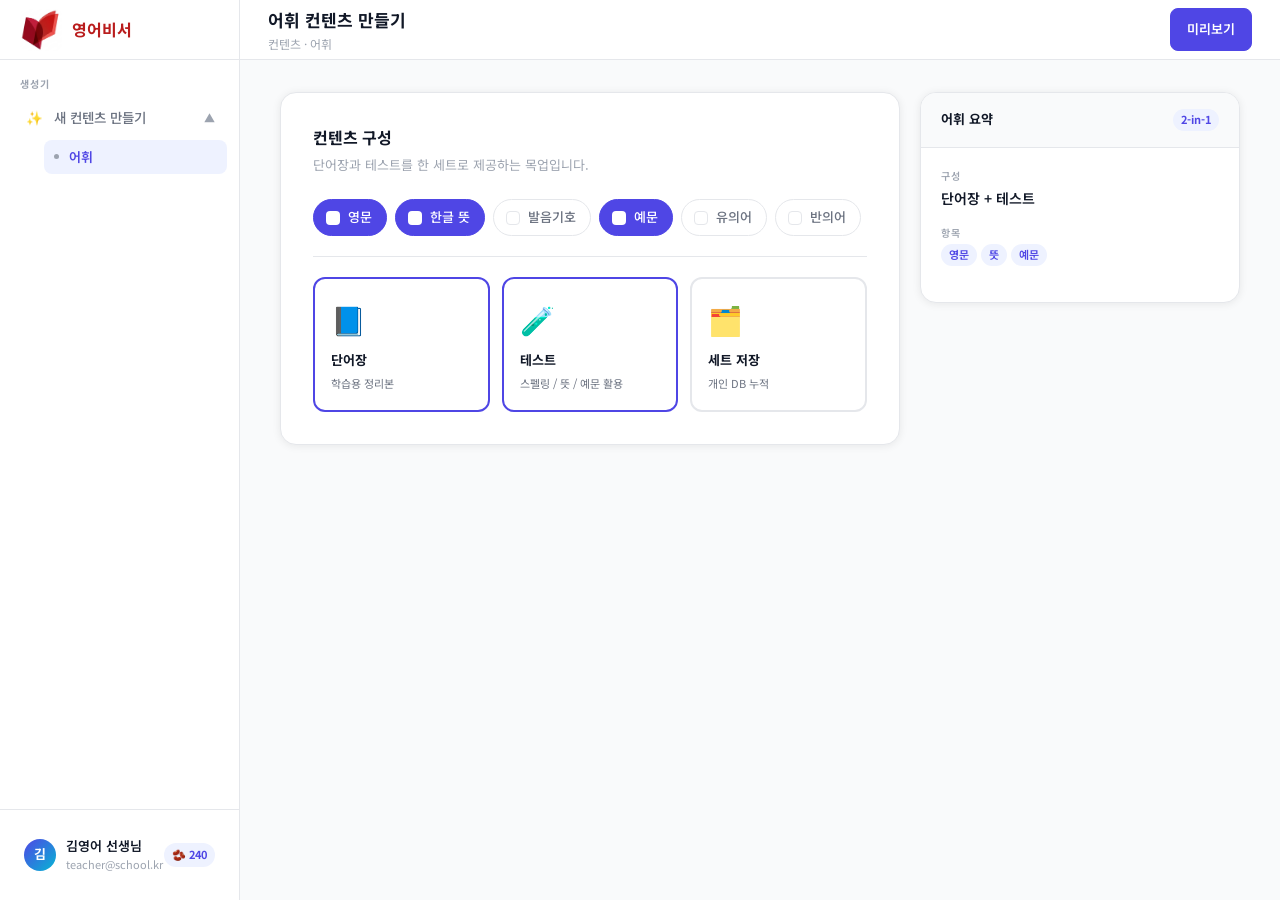
<file: generator-vocab.html>
<!DOCTYPE html>
<html lang="ko">
<head>
  <meta charset="UTF-8">
  <meta name="viewport" content="width=device-width, initial-scale=1.0">
  <title>어휘 컨텐츠 생성 - 영어비서</title>
  <link rel="stylesheet" href="./assets/css/reset.css">
  <link rel="stylesheet" href="./assets/css/tokens.css">
  <link rel="stylesheet" href="./assets/css/layout.css">
  <link rel="stylesheet" href="./assets/css/components.css">
  <link rel="stylesheet" href="./assets/css/pages.css">
</head>
<body data-nav="vocab">
  <aside class="sidebar">
    <a class="sidebar-logo" href="./index.html"><div class="logo-icon"><img src="./assets/img/영어비서2.png" alt="영어비서 로고"></div><span class="logo-text">영어비서</span></a>
    <nav class="sidebar-nav">
      <div class="nav-section-label">생성기</div>
      <div class="nav-item-expandable open" id="createMenu"><div class="nav-item-header" onclick="toggleMenu('createMenu')"><span class="nav-item-icon">✨</span> 새 컨텐츠 만들기<span class="nav-item-chevron">▼</span></div><div class="nav-submenu"><a class="nav-subitem" data-nav-link="vocab" href="./generator-vocab.html"><span class="nav-subitem-dot"></span> 어휘</a></div></div>
    </nav>
    <div class="sidebar-footer"><div class="sidebar-user"><div class="user-avatar">김</div><div class="user-info"><div class="user-name">김영어 선생님</div><div class="user-email">teacher@school.kr</div></div><div class="bean-chip">🫘 240</div></div></div>
  </aside>
  <header class="topbar"><div class="topbar-left"><div class="topbar-title">어휘 컨텐츠 만들기</div><div class="topbar-breadcrumb">컨텐츠 · 어휘</div></div><div class="topbar-right"><a class="btn btn-primary" href="./preview.html">미리보기</a></div></header>
  <main class="main">
    <div class="page-body">
      <div class="layout-wrap">
        <div class="content-stack">
          <section class="section-card">
            <div class="section-card-title">컨텐츠 구성</div>
            <div class="section-card-desc">단어장과 테스트를 한 세트로 제공하는 목업입니다.</div>
            <div class="skill-grid">
              <span class="skill-chip selected">영문</span>
              <span class="skill-chip selected">한글 뜻</span>
              <span class="skill-chip">발음기호</span>
              <span class="skill-chip selected">예문</span>
              <span class="skill-chip">유의어</span>
              <span class="skill-chip">반의어</span>
            </div>
            <hr class="section-divider">
            <div class="type-grid">
              <div class="type-card selected"><div class="type-card-icon">📘</div><div class="type-card-name">단어장</div><div class="type-card-desc">학습용 정리본</div></div>
              <div class="type-card selected"><div class="type-card-icon">🧪</div><div class="type-card-name">테스트</div><div class="type-card-desc">스펠링 / 뜻 / 예문 활용</div></div>
              <div class="type-card"><div class="type-card-icon">🗂️</div><div class="type-card-name">세트 저장</div><div class="type-card-desc">개인 DB 누적</div></div>
            </div>
          </section>
        </div>
        <aside class="preview-panel">
          <div class="preview-header"><div class="preview-title">어휘 요약</div><div class="preview-badge">2-in-1</div></div>
          <div class="preview-body">
            <div class="preview-row"><div class="preview-key">구성</div><div class="preview-val">단어장 + 테스트</div></div>
            <div class="preview-row"><div class="preview-key">항목</div><div class="preview-tags"><span class="preview-tag">영문</span><span class="preview-tag">뜻</span><span class="preview-tag">예문</span></div></div>
          </div>
        </aside>
      </div>
    </div>
  </main>
  <script src="./assets/js/app.js"></script>
</body>
</html>
</file>
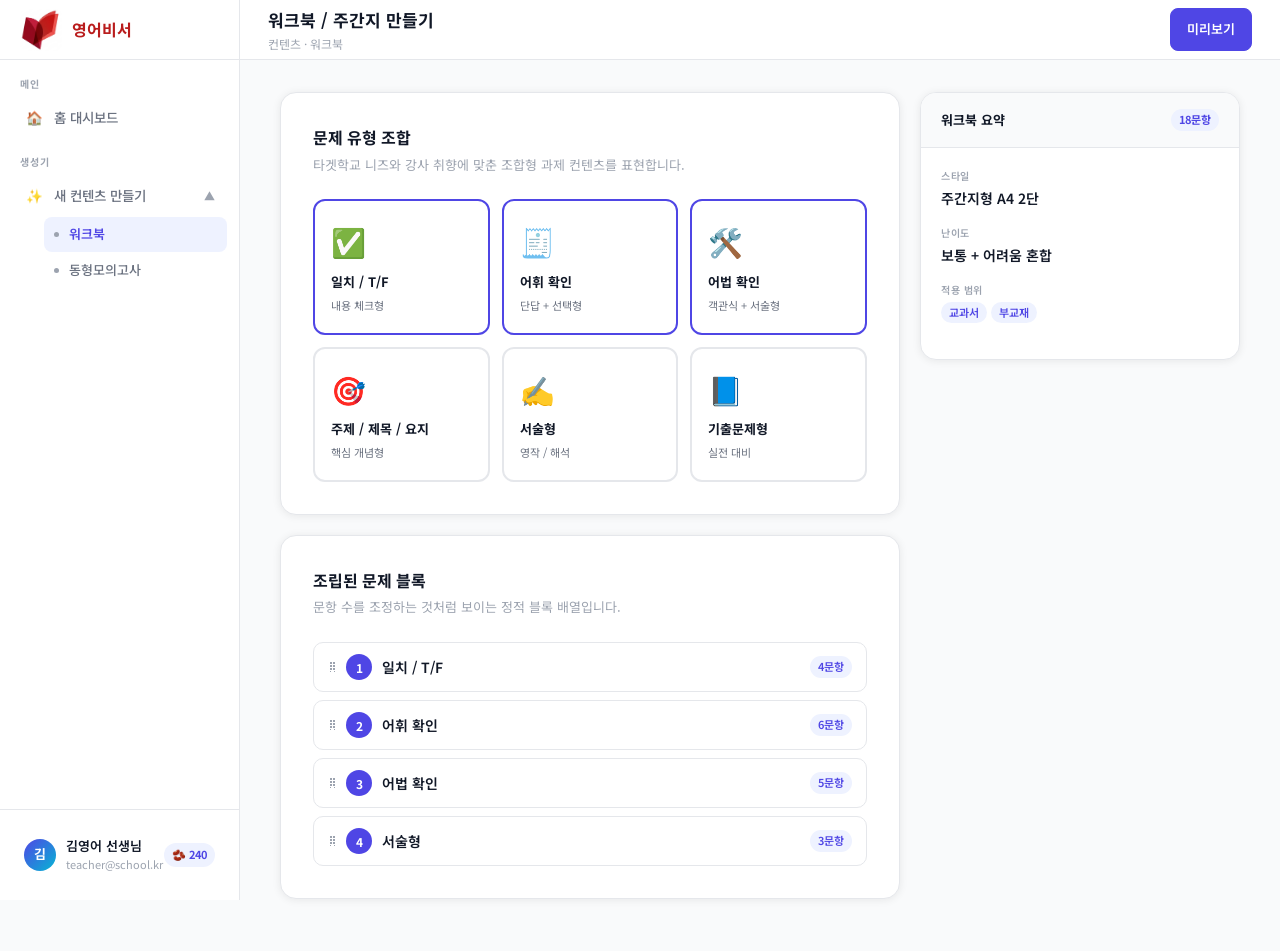
<file: generator-workbook.html>
<!DOCTYPE html>
<html lang="ko">
<head>
  <meta charset="UTF-8">
  <meta name="viewport" content="width=device-width, initial-scale=1.0">
  <title>워크북 생성 - 영어비서</title>
  <link rel="stylesheet" href="./assets/css/reset.css">
  <link rel="stylesheet" href="./assets/css/tokens.css">
  <link rel="stylesheet" href="./assets/css/layout.css">
  <link rel="stylesheet" href="./assets/css/components.css">
  <link rel="stylesheet" href="./assets/css/pages.css">
</head>
<body data-nav="workbook">
  <aside class="sidebar">
    <a class="sidebar-logo" href="./index.html"><div class="logo-icon"><img src="./assets/img/영어비서2.png" alt="영어비서 로고"></div><span class="logo-text">영어비서</span></a>
    <nav class="sidebar-nav">
      <div class="nav-section-label">메인</div>
      <a class="nav-item" data-nav-link="home" href="./index.html"><span class="nav-item-icon">🏠</span> 홈 대시보드</a>
      <div class="nav-section-label">생성기</div>
      <div class="nav-item-expandable open" id="createMenu"><div class="nav-item-header" onclick="toggleMenu('createMenu')"><span class="nav-item-icon">✨</span> 새 컨텐츠 만들기<span class="nav-item-chevron">▼</span></div><div class="nav-submenu"><a class="nav-subitem" data-nav-link="workbook" href="./generator-workbook.html"><span class="nav-subitem-dot"></span> 워크북</a><a class="nav-subitem" data-nav-link="exam" href="./generator-exam.html"><span class="nav-subitem-dot"></span> 동형모의고사</a></div></div>
    </nav>
    <div class="sidebar-footer"><div class="sidebar-user"><div class="user-avatar">김</div><div class="user-info"><div class="user-name">김영어 선생님</div><div class="user-email">teacher@school.kr</div></div><div class="bean-chip">🫘 240</div></div></div>
  </aside>
  <header class="topbar"><div class="topbar-left"><div class="topbar-title">워크북 / 주간지 만들기</div><div class="topbar-breadcrumb">컨텐츠 · 워크북</div></div><div class="topbar-right"><a class="btn btn-primary" href="./preview.html">미리보기</a></div></header>
  <main class="main">
    <div class="page-body">
      <div class="layout-wrap">
        <div class="content-stack">
          <section class="section-card">
            <div class="section-card-title">문제 유형 조합</div>
            <div class="section-card-desc">타겟학교 니즈와 강사 취향에 맞춘 조합형 과제 컨텐츠를 표현합니다.</div>
            <div class="type-grid">
              <div class="type-card selected"><div class="type-card-icon">✅</div><div class="type-card-name">일치 / T/F</div><div class="type-card-desc">내용 체크형</div></div>
              <div class="type-card selected"><div class="type-card-icon">🧾</div><div class="type-card-name">어휘 확인</div><div class="type-card-desc">단답 + 선택형</div></div>
              <div class="type-card selected"><div class="type-card-icon">🛠️</div><div class="type-card-name">어법 확인</div><div class="type-card-desc">객관식 + 서술형</div></div>
              <div class="type-card"><div class="type-card-icon">🎯</div><div class="type-card-name">주제 / 제목 / 요지</div><div class="type-card-desc">핵심 개념형</div></div>
              <div class="type-card"><div class="type-card-icon">✍️</div><div class="type-card-name">서술형</div><div class="type-card-desc">영작 / 해석</div></div>
              <div class="type-card"><div class="type-card-icon">📘</div><div class="type-card-name">기출문제형</div><div class="type-card-desc">실전 대비</div></div>
            </div>
          </section>
          <section class="section-card">
            <div class="section-card-title">조립된 문제 블록</div>
            <div class="section-card-desc">문항 수를 조정하는 것처럼 보이는 정적 블록 배열입니다.</div>
            <div class="kanban-list">
              <div class="qtype-block"><span class="block-drag-handle">⠿</span><span class="block-num">1</span><span class="block-type-name">일치 / T/F</span><span class="mini-badge">4문항</span></div>
              <div class="qtype-block"><span class="block-drag-handle">⠿</span><span class="block-num">2</span><span class="block-type-name">어휘 확인</span><span class="mini-badge">6문항</span></div>
              <div class="qtype-block"><span class="block-drag-handle">⠿</span><span class="block-num">3</span><span class="block-type-name">어법 확인</span><span class="mini-badge">5문항</span></div>
              <div class="qtype-block"><span class="block-drag-handle">⠿</span><span class="block-num">4</span><span class="block-type-name">서술형</span><span class="mini-badge">3문항</span></div>
            </div>
          </section>
        </div>
        <aside class="preview-panel">
          <div class="preview-header"><div class="preview-title">워크북 요약</div><div class="preview-badge">18문항</div></div>
          <div class="preview-body">
            <div class="preview-row"><div class="preview-key">스타일</div><div class="preview-val">주간지형 A4 2단</div></div>
            <div class="preview-row"><div class="preview-key">난이도</div><div class="preview-val">보통 + 어려움 혼합</div></div>
            <div class="preview-row"><div class="preview-key">적용 범위</div><div class="preview-tags"><span class="preview-tag">교과서</span><span class="preview-tag">부교재</span></div></div>
          </div>
        </aside>
      </div>
    </div>
  </main>
  <script src="./assets/js/app.js"></script>
</body>
</html>
</file>
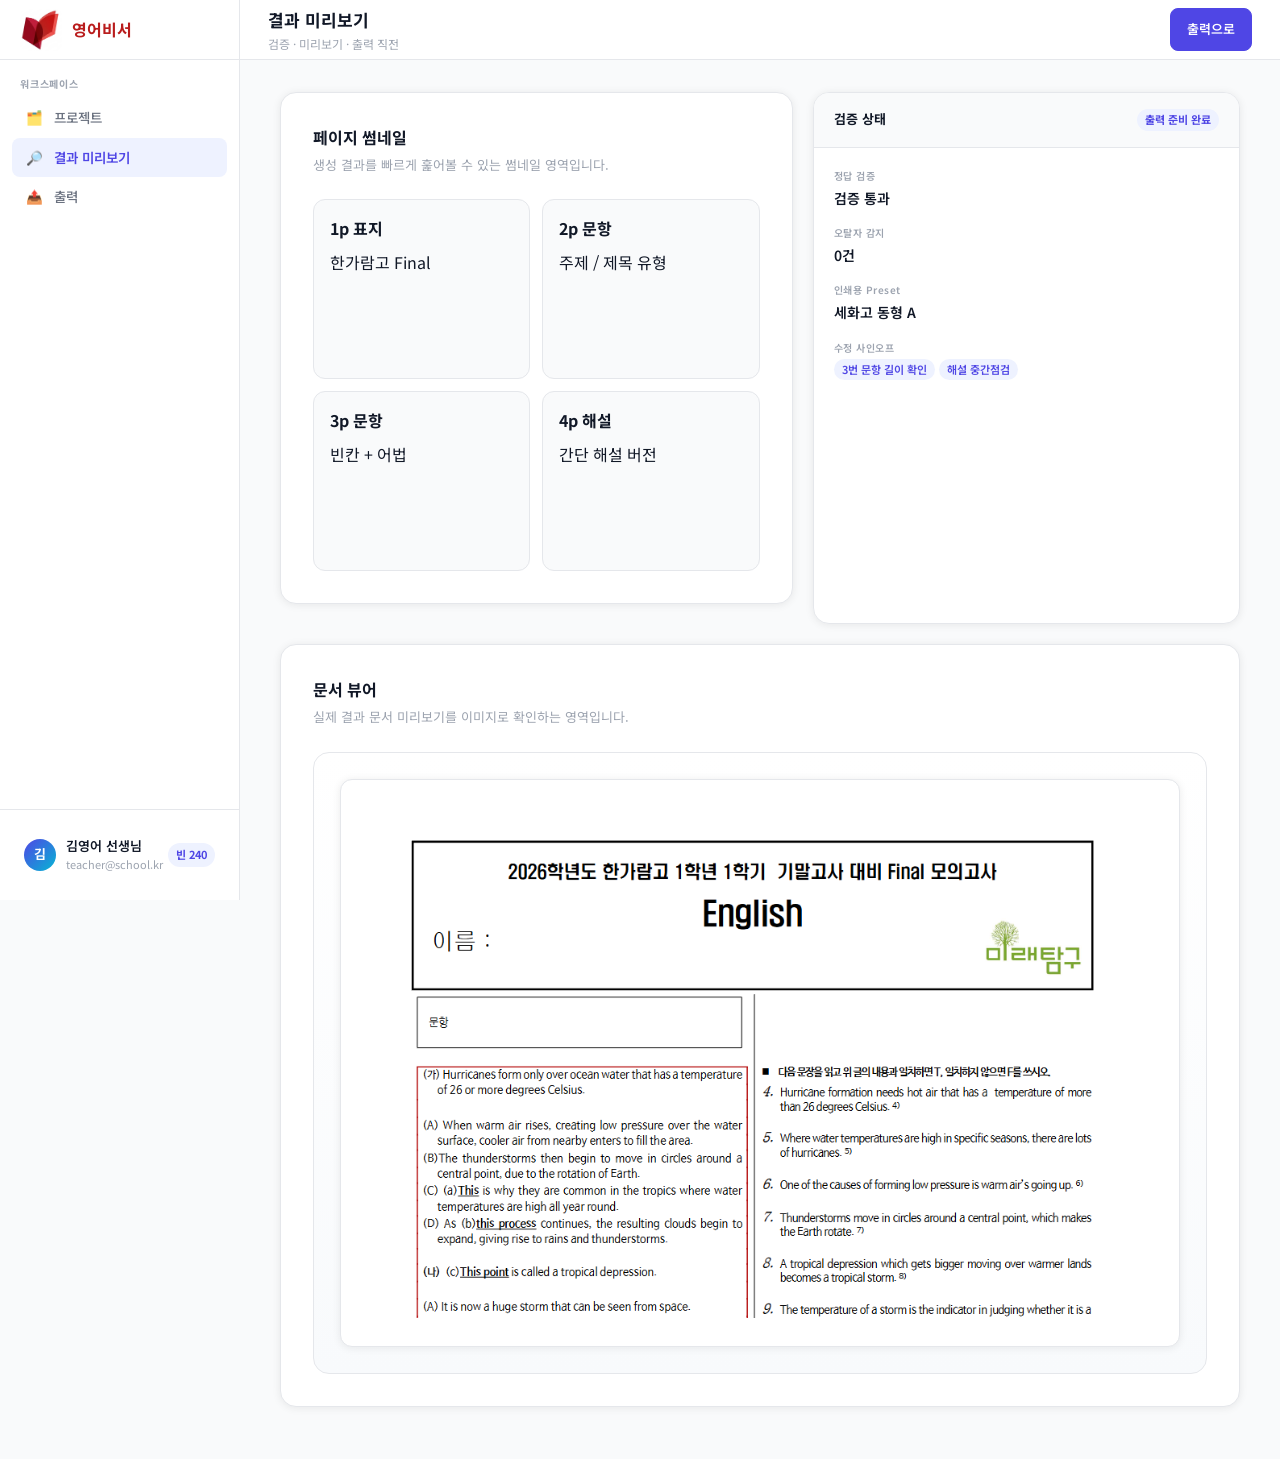
<file: preview.html>
<!DOCTYPE html>
<html lang="ko">
<head>
  <meta charset="UTF-8">
  <meta name="viewport" content="width=device-width, initial-scale=1.0">
  <title>결과 미리보기 - 영어비서</title>
  <link rel="stylesheet" href="./assets/css/reset.css">
  <link rel="stylesheet" href="./assets/css/tokens.css">
  <link rel="stylesheet" href="./assets/css/layout.css">
  <link rel="stylesheet" href="./assets/css/components.css">
  <link rel="stylesheet" href="./assets/css/pages.css">
</head>
<body data-nav="preview">
  <aside class="sidebar">
    <a class="sidebar-logo" href="./index.html">
      <div class="logo-icon"><img src="./assets/img/영어비서2.png" alt="영어비서 로고"></div>
      <span class="logo-text">영어비서</span>
    </a>
    <nav class="sidebar-nav">
      <div class="nav-section-label">워크스페이스</div>
      <a class="nav-item" data-nav-link="projects" href="./projects.html"><span class="nav-item-icon">🗂️</span> 프로젝트</a>
      <a class="nav-item" data-nav-link="preview" href="./preview.html"><span class="nav-item-icon">🔎</span> 결과 미리보기</a>
      <a class="nav-item" data-nav-link="export" href="./export.html"><span class="nav-item-icon">📤</span> 출력</a>
    </nav>
    <div class="sidebar-footer">
      <div class="sidebar-user">
        <div class="user-avatar">김</div>
        <div class="user-info">
          <div class="user-name">김영어 선생님</div>
          <div class="user-email">teacher@school.kr</div>
        </div>
        <div class="bean-chip">빈 240</div>
      </div>
    </div>
  </aside>

  <header class="topbar">
    <div class="topbar-left">
      <div class="topbar-title">결과 미리보기</div>
      <div class="topbar-breadcrumb">검증 · 미리보기 · 출력 직전</div>
    </div>
    <div class="topbar-right">
      <a class="btn btn-primary" href="./export.html">출력으로</a>
    </div>
  </header>

  <main class="main">
    <div class="page-body">
      <div class="workspace-grid">
        <section class="section-card">
          <div class="section-card-title">페이지 썸네일</div>
          <div class="section-card-desc">생성 결과를 빠르게 훑어볼 수 있는 썸네일 영역입니다.</div>
          <div class="thumb-grid">
            <div class="thumb-card"><strong>1p 표지</strong><p>한가람고 Final</p></div>
            <div class="thumb-card"><strong>2p 문항</strong><p>주제 / 제목 유형</p></div>
            <div class="thumb-card"><strong>3p 문항</strong><p>빈칸 + 어법</p></div>
            <div class="thumb-card"><strong>4p 해설</strong><p>간단 해설 버전</p></div>
          </div>
        </section>

        <aside class="preview-panel">
          <div class="preview-header">
            <div class="preview-title">검증 상태</div>
            <div class="preview-badge">출력 준비 완료</div>
          </div>
          <div class="preview-body">
            <div class="preview-row"><div class="preview-key">정답 검증</div><div class="preview-val">검증 통과</div></div>
            <div class="preview-row"><div class="preview-key">오탈자 감지</div><div class="preview-val">0건</div></div>
            <div class="preview-row"><div class="preview-key">인쇄용 Preset</div><div class="preview-val">세화고 동형 A</div></div>
            <div class="preview-row"><div class="preview-key">수정 사인오프</div><div class="preview-tags"><span class="preview-tag">3번 문항 길이 확인</span><span class="preview-tag">해설 중간점검</span></div></div>
          </div>
        </aside>
      </div>

      <section class="section-card" style="margin-top:20px;">
        <div class="section-card-title">문서 뷰어</div>
        <div class="section-card-desc">실제 결과 문서 미리보기를 이미지로 확인하는 영역입니다.</div>
        <div class="document-viewer">
          <div class="document-sheet">
            <img class="document-preview-image" src="./assets/img/동형모의고사캡쳐.png" alt="[Image #1]">
          </div>
        </div>
      </section>
    </div>
  </main>

  <script src="./assets/js/app.js"></script>
  <script src="./assets/js/project-store.js"></script>
  <script src="./assets/js/project-runtime.js"></script>
</body>
</html>
</file>
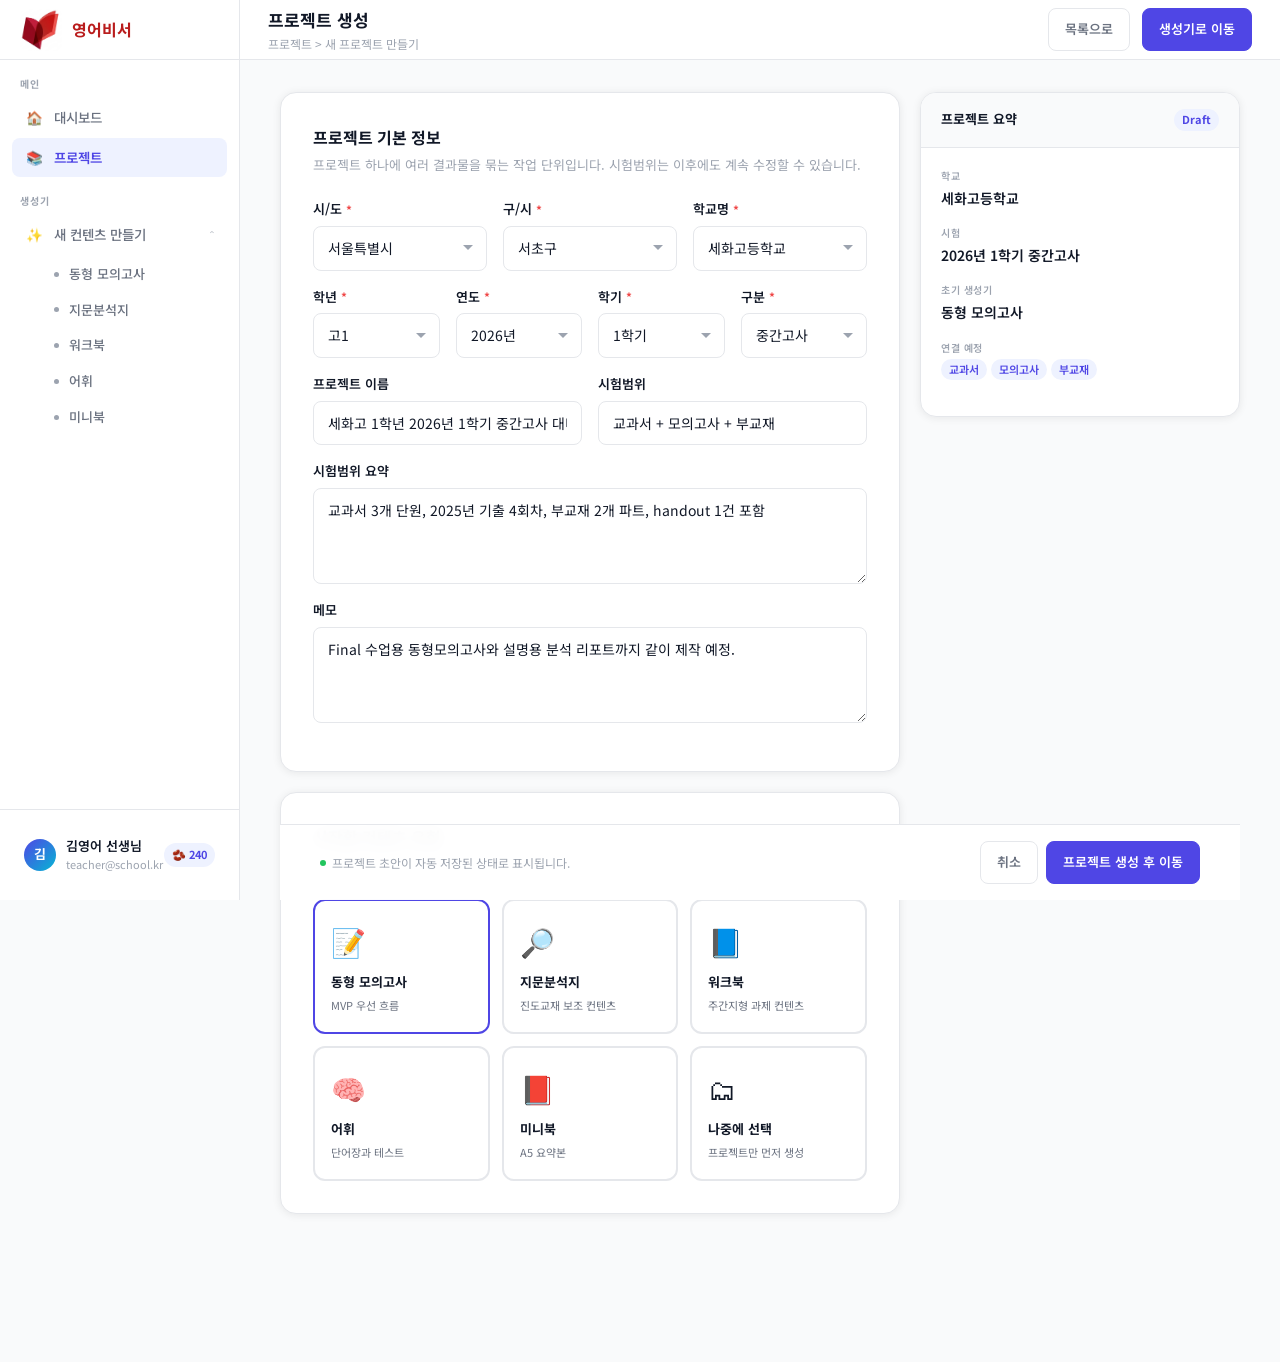
<file: project-create.html>
<!DOCTYPE html>
<html lang="ko">
<head>
  <meta charset="UTF-8">
  <meta name="viewport" content="width=device-width, initial-scale=1.0">
  <title>프로젝트 생성 - 영어비서</title>
  <link rel="stylesheet" href="./assets/css/reset.css">
  <link rel="stylesheet" href="./assets/css/tokens.css">
  <link rel="stylesheet" href="./assets/css/layout.css">
  <link rel="stylesheet" href="./assets/css/components.css">
  <link rel="stylesheet" href="./assets/css/pages.css">
</head>
<body data-nav="projects">
  <aside class="sidebar">
    <a class="sidebar-logo" href="./index.html"><div class="logo-icon"><img src="./assets/img/영어비서2.png" alt="영어비서 로고"></div><span class="logo-text">영어비서</span></a>
    <nav class="sidebar-nav">
      <div class="nav-section-label">메인</div>
      <a class="nav-item" data-nav-link="home" href="./index.html"><span class="nav-item-icon">🏠</span> 대시보드</a>
      <a class="nav-item" data-nav-link="projects" href="./projects.html"><span class="nav-item-icon">📚</span> 프로젝트</a>
      <div class="nav-section-label">생성기</div>
      <div class="nav-item-expandable open" id="createMenu">
        <div class="nav-item-header" onclick="toggleMenu('createMenu')">
          <span class="nav-item-icon">✨</span> 새 컨텐츠 만들기
          <span class="nav-item-chevron">⌄</span>
        </div>
        <div class="nav-submenu">
          <a class="nav-subitem" data-nav-link="exam" href="./generator-exam.html"><span class="nav-subitem-dot"></span> 동형 모의고사</a>
          <a class="nav-subitem" data-nav-link="analysis" href="./generator-analysis.html"><span class="nav-subitem-dot"></span> 지문분석지</a>
          <a class="nav-subitem" data-nav-link="workbook" href="./generator-workbook.html"><span class="nav-subitem-dot"></span> 워크북</a>
          <a class="nav-subitem" data-nav-link="vocab" href="./generator-vocab.html"><span class="nav-subitem-dot"></span> 어휘</a>
          <a class="nav-subitem" data-nav-link="minibook" href="./generator-minibook.html"><span class="nav-subitem-dot"></span> 미니북</a>
        </div>
      </div>
    </nav>
    <div class="sidebar-footer"><div class="sidebar-user"><div class="user-avatar">김</div><div class="user-info"><div class="user-name">김영어 선생님</div><div class="user-email">teacher@school.kr</div></div><div class="bean-chip">🫘 240</div></div></div>
  </aside>
  <header class="topbar">
    <div class="topbar-left">
      <div class="topbar-title">프로젝트 생성</div>
      <div class="topbar-breadcrumb">프로젝트 > 새 프로젝트 만들기</div>
    </div>
    <div class="topbar-right">
      <a class="btn btn-ghost" href="./projects.html">목록으로</a>
      <a class="btn btn-primary" href="./generator-exam.html">생성기로 이동</a>
    </div>
  </header>
  <main class="main">
    <div class="page-body">
      <div class="layout-wrap">
        <div class="content-stack">
          <section class="section-card">
            <div class="section-card-title">프로젝트 기본 정보</div>
            <div class="section-card-desc">프로젝트 하나에 여러 결과물을 묶는 작업 단위입니다. 시험범위는 이후에도 계속 수정할 수 있습니다.</div>
            <div class="form-row three">
              <div class="form-group"><label class="form-label">시/도 <span class="required">*</span></label><select class="form-select"><option>시/도 선택</option><option selected>서울특별시</option><option>경기도</option><option>인천광역시</option><option>부산광역시</option></select></div>
              <div class="form-group"><label class="form-label">구/시 <span class="required">*</span></label><select class="form-select"><option>구/시 선택</option><option selected>서초구</option><option>강남구</option><option>송파구</option><option>양천구</option><option>수원시</option></select></div>
              <div class="form-group"><label class="form-label">학교명 <span class="required">*</span></label><select class="form-select"><option>학교 선택</option><option selected>세화고등학교</option><option>서울고등학교</option><option>반포고등학교</option><option>중앙여자고등학교</option><option>한가람고등학교</option></select></div>
            </div>
            <div class="form-row four">
              <div class="form-group"><label class="form-label">학년 <span class="required">*</span></label><select class="form-select"><option>고1</option><option>고2</option><option>고3</option></select></div>
              <div class="form-group"><label class="form-label">연도 <span class="required">*</span></label><select class="form-select"><option>연도 선택</option><option>2024년</option><option>2025년</option><option selected>2026년</option><option>2027년</option></select></div>
              <div class="form-group"><label class="form-label">학기 <span class="required">*</span></label><select class="form-select"><option>학기 선택</option><option selected>1학기</option><option>2학기</option></select></div>
              <div class="form-group"><label class="form-label">구분 <span class="required">*</span></label><select class="form-select"><option>구분 선택</option><option selected>중간고사</option><option>기말고사</option></select></div>
            </div>
            <div class="form-row">
              <div class="form-group"><label class="form-label">프로젝트 이름</label><input class="form-input" value="세화고 1학년 2026년 1학기 중간고사 대비"></div>
              <div class="form-group"><label class="form-label">시험범위</label><input class="form-input" value="교과서 + 모의고사 + 부교재"></div>
            </div>
            <div class="form-row single">
              <div class="form-group"><label class="form-label">시험범위 요약</label><textarea class="form-textarea">교과서 3개 단원, 2025년 기출 4회차, 부교재 2개 파트, handout 1건 포함</textarea></div>
            </div>
            <div class="form-row single">
              <div class="form-group"><label class="form-label">메모</label><textarea class="form-textarea">Final 수업용 동형모의고사와 설명용 분석 리포트까지 같이 제작 예정.</textarea></div>
            </div>
          </section>

          <section class="section-card">
            <div class="section-card-title">시작할 컨텐츠 유형</div>
            <div class="section-card-desc">프로젝트 생성 직후 어떤 생성기로 진입할지 선택합니다.</div>
            <div class="type-grid" data-select-group="single">
              <a class="type-card selected" data-selectable href="./generator-exam.html"><div class="type-card-icon">📝</div><div class="type-card-name">동형 모의고사</div><div class="type-card-desc">MVP 우선 흐름</div></a>
              <a class="type-card" data-selectable href="./generator-analysis.html"><div class="type-card-icon">🔎</div><div class="type-card-name">지문분석지</div><div class="type-card-desc">진도교재 보조 컨텐츠</div></a>
              <a class="type-card" data-selectable href="./generator-workbook.html"><div class="type-card-icon">📘</div><div class="type-card-name">워크북</div><div class="type-card-desc">주간지형 과제 컨텐츠</div></a>
              <a class="type-card" data-selectable href="./generator-vocab.html"><div class="type-card-icon">🧠</div><div class="type-card-name">어휘</div><div class="type-card-desc">단어장과 테스트</div></a>
              <a class="type-card" data-selectable href="./generator-minibook.html"><div class="type-card-icon">📕</div><div class="type-card-name">미니북</div><div class="type-card-desc">A5 요약본</div></a>
              <div class="type-card" data-selectable><div class="type-card-icon">🗂</div><div class="type-card-name">나중에 선택</div><div class="type-card-desc">프로젝트만 먼저 생성</div></div>
            </div>
          </section>
        </div>
        <aside class="preview-panel">
          <div class="preview-header"><div class="preview-title">프로젝트 요약</div><div class="preview-badge">Draft</div></div>
          <div class="preview-body">
            <div class="preview-row"><div class="preview-key">학교</div><div class="preview-val">세화고등학교</div></div>
            <div class="preview-row"><div class="preview-key">시험</div><div class="preview-val">2026년 1학기 중간고사</div></div>
            <div class="preview-row"><div class="preview-key">초기 생성기</div><div class="preview-val">동형 모의고사</div></div>
            <div class="preview-row"><div class="preview-key">연결 예정</div><div class="preview-tags"><span class="preview-tag">교과서</span><span class="preview-tag">모의고사</span><span class="preview-tag">부교재</span></div></div>
          </div>
        </aside>
      </div>
      <div class="bottom-bar">
        <div class="save-info"><span class="save-dot"></span> 프로젝트 초안이 자동 저장된 상태로 표시됩니다.</div>
        <div class="btn-row"><a class="btn btn-ghost" href="./projects.html">취소</a><a class="btn btn-primary" href="./generator-exam.html">프로젝트 생성 후 이동</a></div>
      </div>
    </div>
  </main>
  <script src="./assets/js/app.js"></script>
  <script src="./assets/js/project-store.js"></script>
  <script src="./assets/js/project-runtime.js"></script>
</body>
</html>
</file>
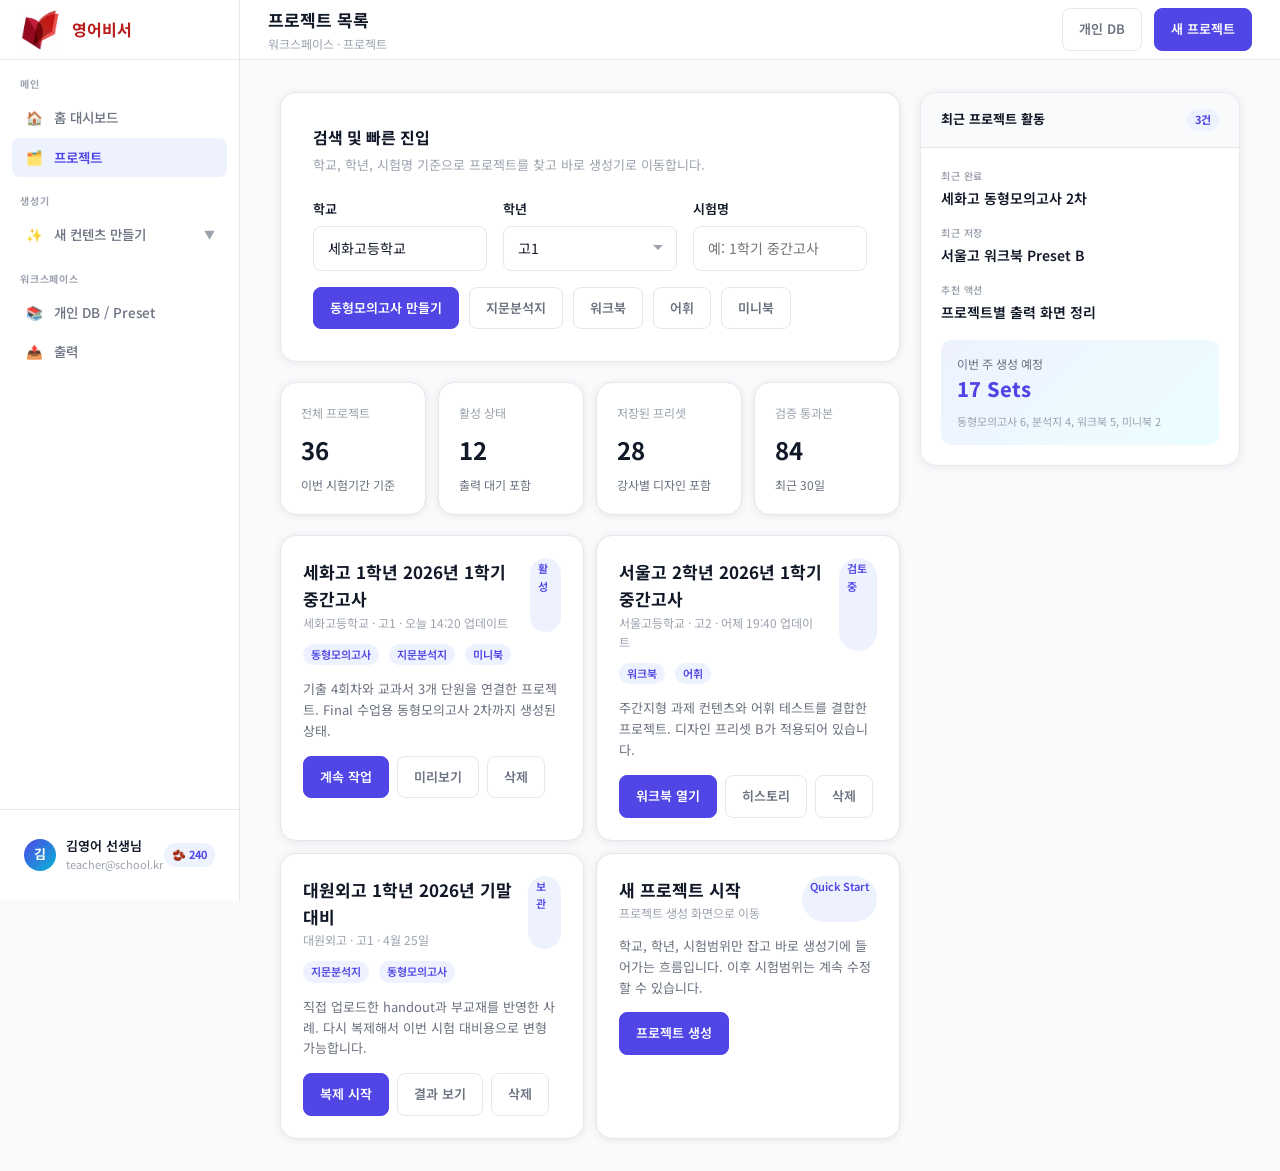
<file: projects.html>
<!DOCTYPE html>
<html lang="ko">
<head>
  <meta charset="UTF-8">
  <meta name="viewport" content="width=device-width, initial-scale=1.0">
  <title>프로젝트 목록 - 영어비서</title>
  <link rel="stylesheet" href="./assets/css/reset.css">
  <link rel="stylesheet" href="./assets/css/tokens.css">
  <link rel="stylesheet" href="./assets/css/layout.css">
  <link rel="stylesheet" href="./assets/css/components.css">
  <link rel="stylesheet" href="./assets/css/pages.css">
</head>
<body data-nav="projects">
  <aside class="sidebar">
    <a class="sidebar-logo" href="./index.html"><div class="logo-icon"><img src="./assets/img/영어비서2.png" alt="영어비서 로고"></div><span class="logo-text">영어비서</span></a>
    <nav class="sidebar-nav">
      <div class="nav-section-label">메인</div>
      <a class="nav-item" data-nav-link="home" href="./index.html"><span class="nav-item-icon">🏠</span> 홈 대시보드</a>
      <a class="nav-item" data-nav-link="projects" href="./projects.html"><span class="nav-item-icon">🗂️</span> 프로젝트</a>
      <div class="nav-section-label">생성기</div>
      <div class="nav-item-expandable" id="createMenu"><div class="nav-item-header" onclick="toggleMenu('createMenu')"><span class="nav-item-icon">✨</span> 새 컨텐츠 만들기<span class="nav-item-chevron">▼</span></div><div class="nav-submenu"><a class="nav-subitem" data-nav-link="exam" href="./generator-exam.html"><span class="nav-subitem-dot"></span> 동형모의고사</a><a class="nav-subitem" data-nav-link="analysis" href="./generator-analysis.html"><span class="nav-subitem-dot"></span> 지문분석지</a><a class="nav-subitem" data-nav-link="workbook" href="./generator-workbook.html"><span class="nav-subitem-dot"></span> 워크북</a><a class="nav-subitem" data-nav-link="vocab" href="./generator-vocab.html"><span class="nav-subitem-dot"></span> 어휘</a><a class="nav-subitem" data-nav-link="minibook" href="./generator-minibook.html"><span class="nav-subitem-dot"></span> 미니북</a></div></div>
      <div class="nav-section-label">워크스페이스</div>
      <a class="nav-item" data-nav-link="workspace" href="./workspace.html"><span class="nav-item-icon">📚</span> 개인 DB / Preset</a>
      <a class="nav-item" data-nav-link="export" href="./export.html"><span class="nav-item-icon">📤</span> 출력</a>
    </nav>
    <div class="sidebar-footer"><div class="sidebar-user"><div class="user-avatar">김</div><div class="user-info"><div class="user-name">김영어 선생님</div><div class="user-email">teacher@school.kr</div></div><div class="bean-chip">🫘 240</div></div></div>
  </aside>

  <header class="topbar">
    <div class="topbar-left">
      <div class="topbar-title">프로젝트 목록</div>
      <div class="topbar-breadcrumb">워크스페이스 · 프로젝트</div>
    </div>
    <div class="topbar-right">
      <a class="btn btn-ghost" href="./workspace.html">개인 DB</a>
      <a class="btn btn-primary" href="./project-create.html">새 프로젝트</a>
    </div>
  </header>

  <main class="main">
    <div class="page-body">
      <div class="layout-wrap">
        <div class="content-stack">
          <section class="section-card">
            <div class="section-card-title">검색 및 빠른 진입</div>
            <div class="section-card-desc">학교, 학년, 시험명 기준으로 프로젝트를 찾고 바로 생성기로 이동합니다.</div>
            <div class="form-row three">
              <div class="form-group"><label class="form-label">학교</label><input class="form-input" value="세화고등학교"></div>
              <div class="form-group"><label class="form-label">학년</label><select class="form-select"><option>전체</option><option selected>고1</option><option>고2</option></select></div>
              <div class="form-group"><label class="form-label">시험명</label><input class="form-input" placeholder="예: 1학기 중간고사"></div>
            </div>
            <div class="toolbar-row">
              <a class="btn btn-primary" href="./generator-exam.html">동형모의고사 만들기</a>
              <a class="btn btn-ghost" href="./generator-analysis.html">지문분석지</a>
              <a class="btn btn-ghost" href="./generator-workbook.html">워크북</a>
              <a class="btn btn-ghost" href="./generator-vocab.html">어휘</a>
              <a class="btn btn-ghost" href="./generator-minibook.html">미니북</a>
            </div>
          </section>

          <div class="metric-grid">
            <div class="metric-card"><div class="metric-label">전체 프로젝트</div><div class="metric-value">36</div><div class="metric-sub">이번 시험기간 기준</div></div>
            <div class="metric-card"><div class="metric-label">활성 상태</div><div class="metric-value">12</div><div class="metric-sub">출력 대기 포함</div></div>
            <div class="metric-card"><div class="metric-label">저장된 프리셋</div><div class="metric-value">28</div><div class="metric-sub">강사별 디자인 포함</div></div>
            <div class="metric-card"><div class="metric-label">검증 통과본</div><div class="metric-value">84</div><div class="metric-sub">최근 30일</div></div>
          </div>

          <div class="card-grid" style="margin-top:20px;">
            <article class="project-card">
              <div class="project-card-head">
                <div>
                  <div class="project-title">세화고 1학년 2026년 1학기 중간고사</div>
                  <div class="project-meta">세화고등학교 · 고1 · 오늘 14:20 업데이트</div>
                </div>
                <span class="status-soft">활성</span>
              </div>
              <div class="chip-row">
                <span class="preview-tag">동형모의고사</span>
                <span class="preview-tag">지문분석지</span>
                <span class="preview-tag">미니북</span>
              </div>
              <p class="lead-note" style="margin:14px 0;">기출 4회차와 교과서 3개 단원을 연결한 프로젝트. Final 수업용 동형모의고사 2차까지 생성된 상태.</p>
              <div class="btn-row">
                <a class="btn btn-primary" href="./generator-exam.html">계속 작업</a>
                <a class="btn btn-ghost" href="./preview.html">미리보기</a>
                <button class="btn btn-ghost" type="button" data-delete-static-project>삭제</button>
              </div>
            </article>

            <article class="project-card">
              <div class="project-card-head">
                <div>
                  <div class="project-title">서울고 2학년 2026년 1학기 중간고사</div>
                  <div class="project-meta">서울고등학교 · 고2 · 어제 19:40 업데이트</div>
                </div>
                <span class="status-soft">검토중</span>
              </div>
              <div class="chip-row">
                <span class="preview-tag">워크북</span>
                <span class="preview-tag">어휘</span>
              </div>
              <p class="lead-note" style="margin:14px 0;">주간지형 과제 컨텐츠와 어휘 테스트를 결합한 프로젝트. 디자인 프리셋 B가 적용되어 있습니다.</p>
              <div class="btn-row">
                <a class="btn btn-primary" href="./generator-workbook.html">워크북 열기</a>
                <a class="btn btn-ghost" href="./workspace.html">히스토리</a>
                <button class="btn btn-ghost" type="button" data-delete-static-project>삭제</button>
              </div>
            </article>

            <article class="project-card">
              <div class="project-card-head">
                <div>
                  <div class="project-title">대원외고 1학년 2026년 기말 대비</div>
                  <div class="project-meta">대원외고 · 고1 · 4월 25일</div>
                </div>
                <span class="status-soft">보관</span>
              </div>
              <div class="chip-row">
                <span class="preview-tag">지문분석지</span>
                <span class="preview-tag">동형모의고사</span>
              </div>
              <p class="lead-note" style="margin:14px 0;">직접 업로드한 handout과 부교재를 반영한 사례. 다시 복제해서 이번 시험 대비용으로 변형 가능합니다.</p>
              <div class="btn-row">
                <a class="btn btn-primary" href="./project-create.html">복제 시작</a>
                <a class="btn btn-ghost" href="./preview.html">결과 보기</a>
                <button class="btn btn-ghost" type="button" data-delete-static-project>삭제</button>
              </div>
            </article>

            <article class="project-card">
              <div class="project-card-head">
                <div>
                  <div class="project-title">새 프로젝트 시작</div>
                  <div class="project-meta">프로젝트 생성 화면으로 이동</div>
                </div>
                <span class="status-soft">Quick Start</span>
              </div>
              <p class="lead-note" style="margin:14px 0;">학교, 학년, 시험범위만 잡고 바로 생성기에 들어가는 흐름입니다. 이후 시험범위는 계속 수정할 수 있습니다.</p>
              <div class="btn-row">
                <a class="btn btn-primary" href="./project-create.html">프로젝트 생성</a>
              </div>
            </article>
          </div>
        </div>

        <aside class="preview-panel">
          <div class="preview-header">
            <div class="preview-title">최근 프로젝트 활동</div>
            <div class="preview-badge">3건</div>
          </div>
          <div class="preview-body">
            <div class="preview-row"><div class="preview-key">최근 완료</div><div class="preview-val">세화고 동형모의고사 2차</div></div>
            <div class="preview-row"><div class="preview-key">최근 저장</div><div class="preview-val">서울고 워크북 Preset B</div></div>
            <div class="preview-row"><div class="preview-key">추천 액션</div><div class="preview-val">프로젝트별 출력 화면 정리</div></div>
            <div class="preview-cost"><div class="preview-cost-label">이번 주 생성 예정</div><div class="preview-cost-val">17 Sets</div><div class="preview-cost-sub">동형모의고사 6, 분석지 4, 워크북 5, 미니북 2</div></div>
          </div>
        </aside>
      </div>
    </div>
  </main>
  <script src="./assets/js/app.js"></script>
  <script src="./assets/js/project-store.js"></script>
  <script src="./assets/js/project-runtime.js"></script>
</body>
</html>
</file>
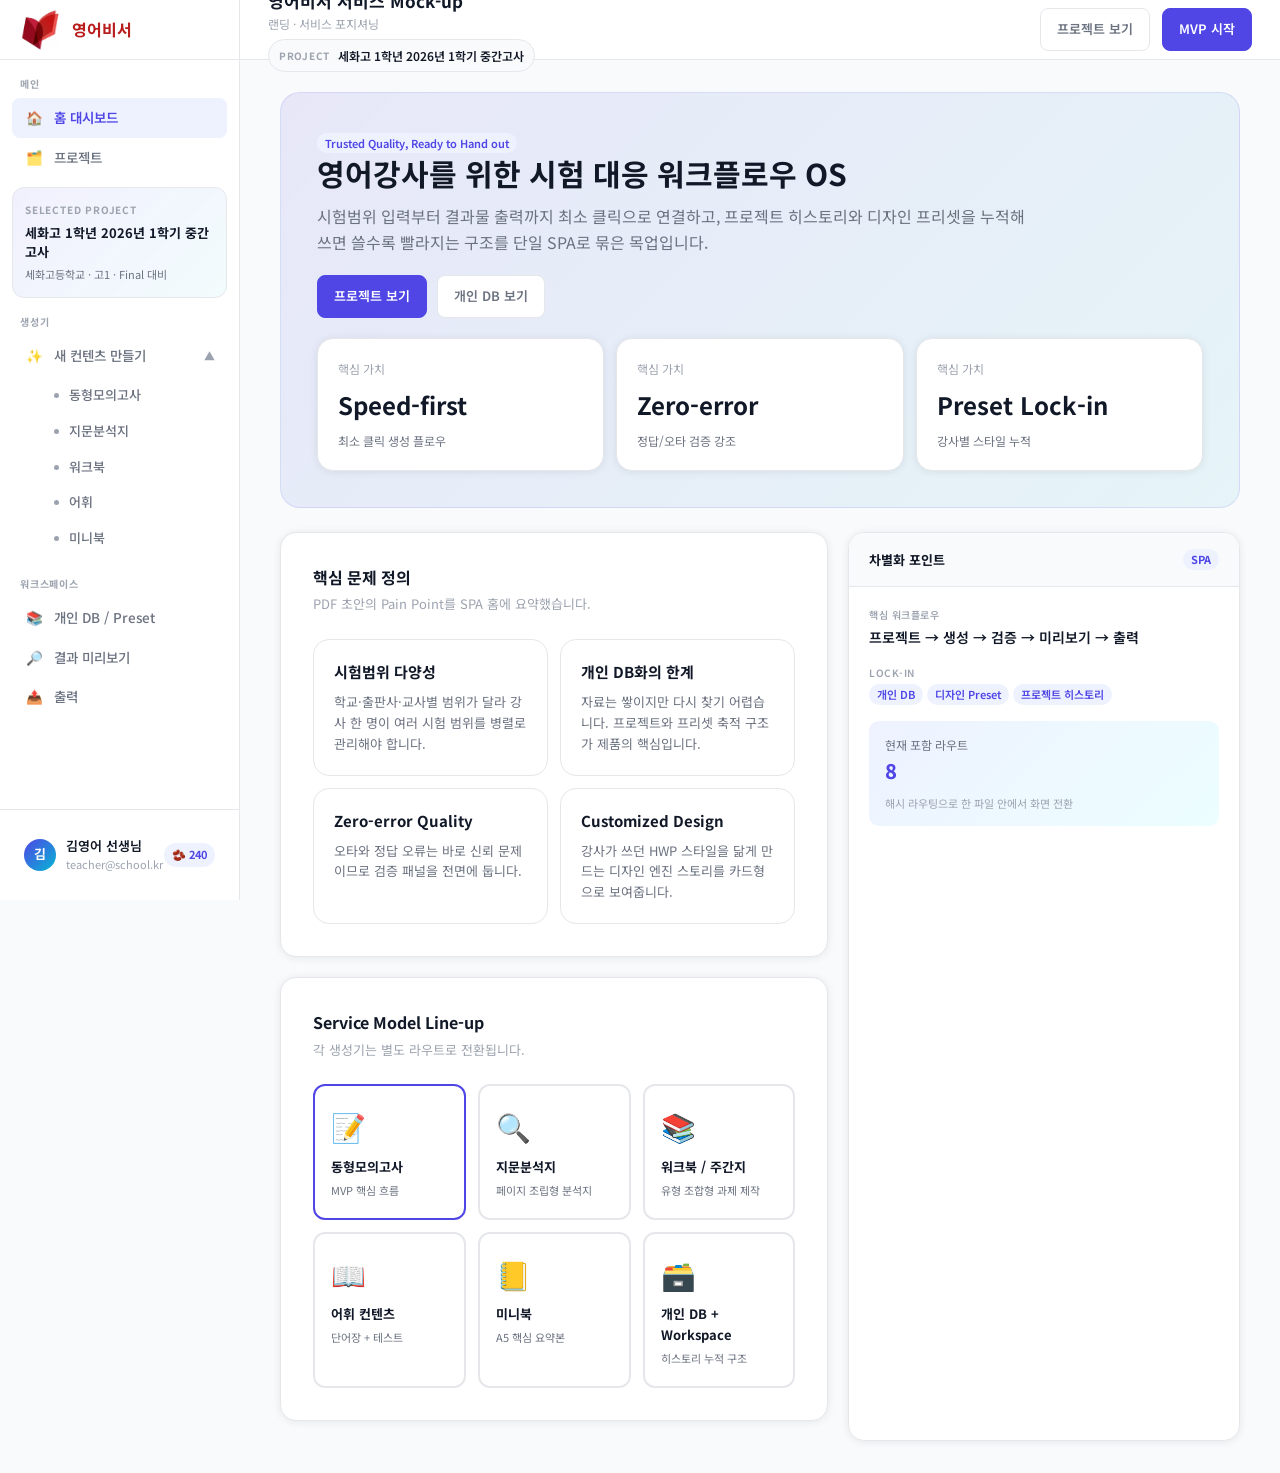
<file: spa.html>
<!DOCTYPE html>
<html lang="ko">
<head>
  <meta charset="UTF-8">
  <meta name="viewport" content="width=device-width, initial-scale=1.0">
  <title>영어비서 SPA Mock-up</title>
  <link rel="stylesheet" href="./assets/css/reset.css">
  <link rel="stylesheet" href="./assets/css/tokens.css">
  <link rel="stylesheet" href="./assets/css/layout.css">
  <link rel="stylesheet" href="./assets/css/components.css">
  <link rel="stylesheet" href="./assets/css/pages.css">
</head>
<body>
  <aside class="sidebar">
    <a class="sidebar-logo route-link" href="#home" data-route-link="home">
      <div class="logo-icon"><img src="./assets/img/영어비서2.png" alt="영어비서 로고"></div>
      <span class="logo-text">영어비서</span>
    </a>
    <nav class="sidebar-nav">
      <div class="nav-section-label">메인</div>
      <a class="nav-item route-link" href="#home" data-route-link="home"><span class="nav-item-icon">🏠</span> 홈 대시보드</a>
      <a class="nav-item route-link" href="#projects" data-route-link="projects"><span class="nav-item-icon">🗂️</span> 프로젝트</a>

      <div class="project-context-card">
        <div class="project-context-label">SELECTED PROJECT</div>
        <div class="project-context-name" data-project-name>세화고 1학년 2026년 1학기 중간고사</div>
        <div class="project-context-meta" data-project-meta>세화고등학교 · 고1 · Final 대비</div>
      </div>

      <div class="nav-section-label">생성기</div>
      <div class="nav-item-expandable open" id="createMenu">
        <div class="nav-item-header" onclick="toggleMenu('createMenu')">
          <span class="nav-item-icon">✨</span> 새 컨텐츠 만들기
          <span class="nav-item-chevron">▼</span>
        </div>
        <div class="nav-submenu">
          <a class="nav-subitem route-link" href="#exam" data-route-link="exam"><span class="nav-subitem-dot"></span> 동형모의고사</a>
          <a class="nav-subitem route-link" href="#analysis" data-route-link="analysis"><span class="nav-subitem-dot"></span> 지문분석지</a>
          <a class="nav-subitem route-link" href="#workbook" data-route-link="workbook"><span class="nav-subitem-dot"></span> 워크북</a>
          <a class="nav-subitem route-link" href="#vocab" data-route-link="vocab"><span class="nav-subitem-dot"></span> 어휘</a>
          <a class="nav-subitem route-link" href="#minibook" data-route-link="minibook"><span class="nav-subitem-dot"></span> 미니북</a>
        </div>
      </div>

      <div class="nav-section-label">워크스페이스</div>
      <a class="nav-item route-link" href="#workspace" data-route-link="workspace"><span class="nav-item-icon">📚</span> 개인 DB / Preset</a>
      <a class="nav-item route-link" href="#preview" data-route-link="preview"><span class="nav-item-icon">🔎</span> 결과 미리보기</a>
      <a class="nav-item route-link" href="#export" data-route-link="export"><span class="nav-item-icon">📤</span> 출력</a>
    </nav>
    <div class="sidebar-footer">
      <div class="sidebar-user">
        <div class="user-avatar">김</div>
        <div class="user-info">
          <div class="user-name">김영어 선생님</div>
          <div class="user-email">teacher@school.kr</div>
        </div>
        <div class="bean-chip">🫘 240</div>
      </div>
    </div>
  </aside>

  <header class="topbar">
    <div class="topbar-left">
      <div class="topbar-title" data-spa-title>영어비서 서비스 Mock-up</div>
      <div class="topbar-breadcrumb" data-spa-crumb>랜딩 · 서비스 포지셔닝</div>
      <div class="topbar-project-chip">
        <span class="topbar-project-chip-label">PROJECT</span>
        <span class="topbar-project-chip-name" data-topbar-project-name>세화고 1학년 2026년 1학기 중간고사</span>
      </div>
    </div>
    <div class="topbar-right">
      <a class="btn btn-ghost route-link" href="#projects" data-route-link="projects">프로젝트 보기</a>
      <a class="btn btn-primary route-link" href="#exam" data-route-link="exam">MVP 시작</a>
    </div>
  </header>

  <main class="main">
    <div class="page-body spa-shell">
      <section class="spa-page active" data-route="home" data-title="영어비서 서비스 Mock-up" data-crumb="랜딩 · 서비스 포지셔닝">
        <section class="page-hero">
          <span class="mini-badge">Trusted Quality, Ready to Hand out</span>
          <h1>영어강사를 위한 시험 대응 워크플로우 OS</h1>
          <p>시험범위 입력부터 결과물 출력까지 최소 클릭으로 연결하고, 프로젝트 히스토리와 디자인 프리셋을 누적해 쓰면 쓸수록 빨라지는 구조를 단일 SPA로 묶은 목업입니다.</p>
          <div class="hero-actions">
            <a class="btn btn-primary route-link" href="#projects" data-route-link="projects">프로젝트 보기</a>
            <a class="btn btn-ghost route-link" href="#workspace" data-route-link="workspace">개인 DB 보기</a>
          </div>
          <div class="hero-kpis">
            <div class="metric-card"><div class="metric-label">핵심 가치</div><div class="metric-value">Speed-first</div><div class="metric-sub">최소 클릭 생성 플로우</div></div>
            <div class="metric-card"><div class="metric-label">핵심 가치</div><div class="metric-value">Zero-error</div><div class="metric-sub">정답/오타 검증 강조</div></div>
            <div class="metric-card"><div class="metric-label">핵심 가치</div><div class="metric-value">Preset Lock-in</div><div class="metric-sub">강사별 스타일 누적</div></div>
          </div>
        </section>

        <div class="landing-grid">
          <div class="content-stack">
            <section class="section-card">
              <div class="section-card-title">핵심 문제 정의</div>
              <div class="section-card-desc">PDF 초안의 Pain Point를 SPA 홈에 요약했습니다.</div>
              <div class="feature-grid">
                <article class="feature-card"><h3>시험범위 다양성</h3><p>학교·출판사·교사별 범위가 달라 강사 한 명이 여러 시험 범위를 병렬로 관리해야 합니다.</p></article>
                <article class="feature-card"><h3>개인 DB화의 한계</h3><p>자료는 쌓이지만 다시 찾기 어렵습니다. 프로젝트와 프리셋 축적 구조가 제품의 핵심입니다.</p></article>
                <article class="feature-card"><h3>Zero-error Quality</h3><p>오타와 정답 오류는 바로 신뢰 문제이므로 검증 패널을 전면에 둡니다.</p></article>
                <article class="feature-card"><h3>Customized Design</h3><p>강사가 쓰던 HWP 스타일을 닮게 만드는 디자인 엔진 스토리를 카드형으로 보여줍니다.</p></article>
              </div>
            </section>

            <section class="section-card">
              <div class="section-card-title">Service Model Line-up</div>
              <div class="section-card-desc">각 생성기는 별도 라우트로 전환됩니다.</div>
              <div class="type-grid">
                <a class="type-card selected route-link" href="#exam" data-route-link="exam"><div class="type-card-icon">📝</div><div class="type-card-name">동형모의고사</div><div class="type-card-desc">MVP 핵심 흐름</div></a>
                <a class="type-card route-link" href="#analysis" data-route-link="analysis"><div class="type-card-icon">🔍</div><div class="type-card-name">지문분석지</div><div class="type-card-desc">페이지 조립형 분석지</div></a>
                <a class="type-card route-link" href="#workbook" data-route-link="workbook"><div class="type-card-icon">📚</div><div class="type-card-name">워크북 / 주간지</div><div class="type-card-desc">유형 조합형 과제 제작</div></a>
                <a class="type-card route-link" href="#vocab" data-route-link="vocab"><div class="type-card-icon">📖</div><div class="type-card-name">어휘 컨텐츠</div><div class="type-card-desc">단어장 + 테스트</div></a>
                <a class="type-card route-link" href="#minibook" data-route-link="minibook"><div class="type-card-icon">📒</div><div class="type-card-name">미니북</div><div class="type-card-desc">A5 핵심 요약본</div></a>
                <a class="type-card route-link" href="#workspace" data-route-link="workspace"><div class="type-card-icon">🗃️</div><div class="type-card-name">개인 DB + Workspace</div><div class="type-card-desc">히스토리 누적 구조</div></a>
              </div>
            </section>
          </div>

          <aside class="preview-panel">
            <div class="preview-header"><div class="preview-title">차별화 포인트</div><div class="preview-badge">SPA</div></div>
            <div class="preview-body">
              <div class="preview-row"><div class="preview-key">핵심 워크플로우</div><div class="preview-val">프로젝트 → 생성 → 검증 → 미리보기 → 출력</div></div>
              <div class="preview-row"><div class="preview-key">LOCK-IN</div><div class="preview-tags"><span class="preview-tag">개인 DB</span><span class="preview-tag">디자인 Preset</span><span class="preview-tag">프로젝트 히스토리</span></div></div>
              <div class="preview-cost"><div class="preview-cost-label">현재 포함 라우트</div><div class="preview-cost-val">8</div><div class="preview-cost-sub">해시 라우팅으로 한 파일 안에서 화면 전환</div></div>
            </div>
          </aside>
        </div>
      </section>

      <section class="spa-page" data-route="projects" data-title="프로젝트 목록" data-crumb="워크스페이스 · 프로젝트">
        <div class="spa-page-head">
          <div>
            <div class="spa-page-title">프로젝트 목록</div>
            <div class="spa-page-desc">학교, 학년, 시험명 기준으로 프로젝트를 찾고 바로 생성기로 진입합니다.</div>
          </div>
          <div class="spa-actions">
            <a class="btn btn-ghost route-link" href="#workspace" data-route-link="workspace">개인 DB</a>
            <a class="btn btn-primary route-link" href="#exam" data-route-link="exam" data-project-key="sehwa-g1-midterm">새 프로젝트 시작</a>
          </div>
        </div>
        <div class="layout-wrap">
          <div class="content-stack">
            <section class="section-card">
              <div class="form-row three">
                <div class="form-group"><label class="form-label">학교</label><input class="form-input" value="세화고등학교"></div>
                <div class="form-group"><label class="form-label">학년</label><select class="form-select"><option>전체</option><option selected>고1</option><option>고2</option></select></div>
                <div class="form-group"><label class="form-label">시험명</label><input class="form-input" placeholder="예: 1학기 중간고사"></div>
              </div>
              <div class="toolbar-row">
                <a class="btn btn-primary route-link" href="#exam" data-route-link="exam" data-project-key="sehwa-g1-midterm">동형모의고사</a>
                <a class="btn btn-ghost route-link" href="#analysis" data-route-link="analysis" data-project-key="sehwa-g1-midterm">지문분석지</a>
                <a class="btn btn-ghost route-link" href="#workbook" data-route-link="workbook" data-project-key="seoul-g2-midterm">워크북</a>
                <a class="btn btn-ghost route-link" href="#vocab" data-route-link="vocab" data-project-key="seoul-g2-midterm">어휘</a>
                <a class="btn btn-ghost route-link" href="#minibook" data-route-link="minibook" data-project-key="sehwa-g1-midterm">미니북</a>
              </div>
            </section>

            <div class="card-grid">
              <article class="project-card" data-project-card="sehwa-g1-midterm" data-project-route="exam" tabindex="0" role="button" aria-label="세화고 1학년 프로젝트 열기">
                <div class="project-card-head"><div><div class="project-title">세화고 1학년 2026년 1학기 중간고사</div><div class="project-meta">세화고등학교 · 고1 · 오늘 14:20 업데이트</div></div><span class="status-soft">활성</span></div>
                <div class="chip-row"><span class="preview-tag">동형모의고사</span><span class="preview-tag">지문분석지</span><span class="preview-tag">미니북</span></div>
                <p class="lead-note" style="margin:14px 0;">기출 4회차와 교과서 3개 단원을 연결한 프로젝트.</p>
                <div class="btn-row"><a class="btn btn-primary route-link" href="#exam" data-route-link="exam" data-project-key="sehwa-g1-midterm">계속 작업</a><a class="btn btn-ghost route-link" href="#preview" data-route-link="preview" data-project-key="sehwa-g1-midterm">미리보기</a></div>
              </article>
              <article class="project-card" data-project-card="seoul-g2-midterm" data-project-route="workbook" tabindex="0" role="button" aria-label="서울고 2학년 프로젝트 열기">
                <div class="project-card-head"><div><div class="project-title">서울고 2학년 2026년 1학기 중간고사</div><div class="project-meta">서울고등학교 · 고2 · 어제 19:40 업데이트</div></div><span class="status-soft">검토중</span></div>
                <div class="chip-row"><span class="preview-tag">워크북</span><span class="preview-tag">어휘</span></div>
                <p class="lead-note" style="margin:14px 0;">주간지형 과제 컨텐츠와 어휘 테스트를 결합한 프로젝트.</p>
                <div class="btn-row"><a class="btn btn-primary route-link" href="#workbook" data-route-link="workbook" data-project-key="seoul-g2-midterm">워크북 열기</a><a class="btn btn-ghost route-link" href="#workspace" data-route-link="workspace" data-project-key="seoul-g2-midterm">히스토리</a></div>
              </article>
            </div>
          </div>
          <aside class="preview-panel">
            <div class="preview-header"><div class="preview-title">최근 프로젝트 활동</div><div class="preview-badge">3건</div></div>
            <div class="preview-body">
              <div class="preview-row"><div class="preview-key">최근 완료</div><div class="preview-val">세화고 동형모의고사 2차</div></div>
              <div class="preview-row"><div class="preview-key">최근 저장</div><div class="preview-val">서울고 워크북 Preset B</div></div>
              <div class="preview-cost"><div class="preview-cost-label">이번 주 생성 예정</div><div class="preview-cost-val">17 Sets</div><div class="preview-cost-sub">동형모의고사 6, 분석지 4, 워크북 5</div></div>
            </div>
          </aside>
        </div>
      </section>

      <section class="spa-page" data-route="exam" data-title="내신 동형모의고사 만들기" data-crumb="컨텐츠 · 동형모의고사 생성">
        <div class="step-bar">
          <div class="step-item done"><div class="step-circle">✓</div><span class="step-label">유형 선택</span></div>
          <div class="step-item active"><div class="step-circle">2</div><span class="step-label">기본 정보</span></div>
          <div class="step-item"><div class="step-circle">3</div><span class="step-label">소스 구성</span></div>
          <div class="step-item"><div class="step-circle">4</div><span class="step-label">옵션 설정</span></div>
          <div class="step-item"><div class="step-circle">5</div><span class="step-label">완료</span></div>
        </div>
        <div class="layout-wrap">
          <div class="content-stack">
            <section class="section-card">
              <div class="section-card-title">프로젝트 정보 확인</div>
              <div class="section-card-desc">프로젝트 기본값을 기반으로 현재 컨텐츠의 기준값을 빠르게 구성합니다.</div>
              <div class="form-row single">
                <div class="form-group"><label class="form-label">컨텐츠 이름 <span class="required">*</span></label><input class="form-input" value="세화고 1학년 2026년 1학기 중간고사 Final 1차"></div>
              </div>
              <div class="form-row three">
                <div class="form-group"><label class="form-label">시/도</label><select class="form-select"><option>시/도 선택</option><option selected>서울특별시</option><option>경기도</option><option>인천광역시</option><option>부산광역시</option></select></div>
                <div class="form-group"><label class="form-label">구/시</label><select class="form-select"><option>구/시 선택</option><option selected>서초구</option><option>강남구</option><option>송파구</option><option>수원시</option></select></div>
                <div class="form-group"><label class="form-label">학교명</label><select class="form-select"><option>학교 선택</option><option selected>세화고등학교</option><option>서울고등학교</option><option>반포고등학교</option><option>중앙여자고등학교</option></select></div>
              </div>
              <div class="form-row">
                <div class="form-group"><label class="form-label">대상 학년</label><select class="form-select"><option selected>고등학교 1학년</option><option>고등학교 2학년</option><option>고등학교 3학년</option></select></div>
                <div class="form-group"><label class="form-label">참고기출(선택한 기출버전 유형으로 동형모의고사 출제)</label><input class="form-input reference-picker-input" id="examReferenceSelect" type="text" value="2025 1학기 중간" readonly role="button" tabindex="0" aria-haspopup="dialog" aria-label="참고기출 선택"><input id="examReferenceFileInput" type="file" accept=".pdf,.hwp,.hwpx,application/pdf" hidden></div>
              </div>
            </section>

            <section class="section-card">
              <div class="section-card-title">기출문제 분석리포트 생성</div>
              <div class="section-card-desc">선택한 참고기출 기준으로 분석 리포트를 확인하거나 문서로 내려받을 수 있습니다.</div>
              <div class="btn-row" style="margin-bottom:16px;">
                <a class="btn btn-primary" href="./exam-analysis-report.html" id="examAnalysisReportPopupTrigger">현재화면에서 보기</a>
                <a class="btn btn-ghost route-link" href="#export" data-route-link="export" data-project-key="sehwa-g1-midterm">문서로 다운로드</a>
              </div>
              <div class="form-row single">
                <div class="form-group">
                  <label class="form-label">강사메모</label>
                  <input class="form-input" type="text" placeholder="분석리포트에 반영할 강사 메모를 입력하세요">
                </div>
              </div>
            </section>

            <section class="section-card">
              <div class="section-card-title">출제 범위 선택 / 업로드</div>
              <div class="section-card-desc">교과서, 모의고사, 부교재 등을 하나의 생성 플로우 안에서 묶어 보여줍니다.</div>
              <div class="source-tabs">
                <span class="source-tab active" id="textbookTab" role="button" tabindex="0">교과서</span>
                <span class="source-tab" id="supplementalTab" role="button" tabindex="0">모의고사</span>
                <span class="source-tab" id="publisherTab" role="button" tabindex="0">부교재</span>
                <span class="source-tab" id="directInputTab" role="button" tabindex="0">직접 입력</span>
              </div>
              <div class="section-card supplemental-options-panel" id="supplementalOptionsPanel" hidden>
                <div class="section-card-title">모의고사 옵션 선택</div>
                <div class="section-card-desc">학년, 연도, 출제월, 범위를 선택해 모의고사 출제 범위를 지정합니다.</div>
                <div class="form-row four">
                  <div class="form-group">
                    <label class="form-label">학년</label>
                    <select class="form-select" id="supplementalGradeSelect">
                      <option selected>고1</option>
                      <option>고2</option>
                      <option>고3</option>
                    </select>
                  </div>
                  <div class="form-group">
                    <label class="form-label">연도</label>
                    <select class="form-select" id="supplementalYearSelect">
                      <option selected>2026년</option>
                      <option>2025년</option>
                      <option>2024년</option>
                      <option>2023년</option>
                      <option>2022년</option>
                      <option>2021년</option>
                      <option>2020년</option>
                    </select>
                  </div>
                  <div class="form-group">
                    <label class="form-label">출제월</label>
                    <select class="form-select" id="supplementalMonthSelect">
                      <option selected>3월</option>
                      <option>6월</option>
                      <option>9월</option>
                      <option>11월</option>
                    </select>
                  </div>
                  <div class="form-group">
                    <label class="form-label">범위</label>
                    <select class="form-select" id="supplementalRangeModeSelect">
                      <option selected>전체</option>
                      <option>직접입력</option>
                    </select>
                  </div>
                </div>
                <div class="form-row single">
                  <div class="form-group">
                    <label class="form-label">범위 직접입력</label>
                    <input class="form-input" id="supplementalRangeInput" type="text" placeholder="예: 1-12, 31, 34" disabled>
                  </div>
                </div>
                <div class="btn-row">
                  <button class="btn btn-primary" type="button" id="addSupplementalRangeButton">출제범위 추가</button>
                </div>
              </div>
              <div class="section-card supplemental-options-panel" id="publisherOptionsPanel" hidden>
                <div class="section-card-title">부교재 옵션 선택</div>
                <div class="section-card-desc">EBS 또는 사설출판사 교재를 dropdown에서 선택할 수 있습니다.</div>
                <div class="form-row">
                  <div class="form-group">
                    <label class="form-label"><input type="radio" name="publisherSourceType" id="publisherEbsRadio" value="ebs" checked> EBS</label>
                    <select class="form-select" id="publisherEbsSelect">
                      <option selected>올림포스 독해기본(1)</option>
                      <option>올림포스 독해기본(2)</option>
                      <option>수능특강 Light</option>
                      <option>수능특강</option>
                      <option>수능특강독해연습</option>
                    </select>
                  </div>
                  <div class="form-group">
                    <label class="form-label"><input type="radio" name="publisherSourceType" id="publisherPrivateRadio" value="private"> 사설출판사</label>
                    <select class="form-select" id="publisherPrivateSelect" disabled>
                      <option selected>빠른독해바른독해</option>
                      <option>리딩파워</option>
                      <option>맞수 수능유형 기본편</option>
                      <option>맞수 수능유형 실전</option>
                    </select>
                  </div>
                </div>
                <div class="btn-row">
                  <button class="btn btn-primary" type="button" id="addPublisherRangeButton">출제범위 추가</button>
                </div>
              </div>
              <div class="card-grid" id="sourceCardGrid">
                <div class="selectable-card selected removable-source-card" data-selectable><button class="generated-range-remove" type="button" aria-label="리딩 기본 1과 삭제">X</button><div class="selectable-card-title">리딩 기본 1과</div><div class="selectable-card-desc">본문 + After You Read</div></div>
                <div class="selectable-card selected removable-source-card" data-selectable><button class="generated-range-remove" type="button" aria-label="리딩 기본 2과 삭제">X</button><div class="selectable-card-title">리딩 기본 2과</div><div class="selectable-card-desc">본문 + 핵심 문장</div></div>
                <div class="selectable-card removable-source-card" data-selectable><button class="generated-range-remove" type="button" aria-label="2025 6월 모의고사 삭제">X</button><div class="selectable-card-title">2025 6월 모의고사</div><div class="selectable-card-desc">18, 19, 31-34번</div></div>
                <div class="selectable-card removable-source-card" data-selectable><button class="generated-range-remove" type="button" aria-label="부교재 클래스 삭제">X</button><div class="selectable-card-title">부교재 클래스</div><div class="selectable-card-desc">Chapter 4 Reading</div></div>
              </div>
            </section>

            <section class="section-card">
              <div class="section-card-title">해설지 / 출력 / 디자인 옵션</div>
              <div class="section-card-desc">PDF 초안에서 가져온 출력 형식과 교사별 프리셋 컨셉을 묶어서 보여줍니다.</div>
              <div class="form-row three">
                <div class="form-group"><label class="form-label">해설지 옵션</label><select class="form-select"><option>빠른정답</option><option selected>간단해설</option><option>전체해설</option></select></div>
                <div class="form-group"><label class="form-label">출력 포맷</label><select class="form-select"><option selected>HWP</option><option>HWPX</option><option>PDF</option></select></div>
                <div class="form-group"><label class="form-label">디자인 프리셋</label><select class="form-select"><option selected>김영어 동형 디자인 A</option><option>김영어 동형 디자인 B</option><option>학원 표준형</option></select></div>
              </div>
              <div class="toggle-row"><div><div class="toggle-label">정답 자동 검증</div><div class="toggle-desc">복수 AI cross-check를 시각적으로 표현</div></div><div class="toggle-switch on"></div></div>
              <div class="toggle-row"><div><div class="toggle-label">오타 감지</div><div class="toggle-desc">배포 전 오류 검출 단계를 전면에 배치</div></div><div class="toggle-switch on"></div></div>
              <div class="toggle-row"><div><div class="toggle-label">프로젝트 저장</div><div class="toggle-desc">결과물을 프로젝트 히스토리와 개인 DB에 누적</div></div><div class="toggle-switch on"></div></div>
              <div class="toggle-row"><div><div class="toggle-label">자동채점코드</div><div class="toggle-desc">N-code를 출력할때 사용하면 자동으로 네오펜 채점기능과 연계</div></div><div class="toggle-switch on"></div></div>
            </section>
          </div>

          <aside class="preview-panel">
            <div class="preview-header"><div class="preview-title">생성 요약</div><div class="preview-badge" id="exam-status">검증 대기</div></div>
            <div class="preview-body">
              <div class="preview-row"><div class="preview-key">프로젝트</div><div class="preview-val">세화고 1학년 2026년 1학기 중간고사</div></div>
              <div class="preview-row"><div class="preview-key">선택 범위</div><div class="preview-tags"><span class="preview-tag">교과서 2개 단원</span><span class="preview-tag">기출 2회차</span><span class="preview-tag">부교재 1개</span></div></div>
              <div class="preview-row"><div class="preview-key">출력</div><div class="preview-val">HWP + 간단해설 + Preset A</div></div>
              <hr class="preview-divider">
              <div class="preview-row"><div class="preview-key">마감 체크</div><div class="preview-val">정답 검증 / 오타 검증 / 중복 검토</div></div>
              <div class="preview-cost"><div class="preview-cost-label">예상 생성 세트</div><div class="preview-cost-val">1 Set</div><div class="preview-cost-sub">문항 25개, 해설 포함, 검증 플래그 표시</div></div>
              <div class="btn-row" style="margin-top:16px;">
                <button class="btn btn-primary" data-simulate="exam-status">AI 생성 시뮬레이션</button>
              </div>
            </div>
          </aside>
        </div>

        <div class="bottom-bar">
          <div class="save-info"><span class="save-dot"></span> 프로젝트가 자동 저장되는 흐름을 목업으로 표시</div>
          <div class="btn-row"><a class="btn btn-ghost route-link" href="#projects" data-route-link="projects">이전</a><a class="btn btn-primary route-link" href="#preview" data-route-link="preview" data-project-key="sehwa-g1-midterm">생성 결과 확인</a></div>
        </div>
      </section>

      <section class="spa-page" data-route="analysis" data-title="지문분석지 만들기" data-crumb="컨텐츠 · 지문분석지">
        <div class="layout-wrap">
          <div class="content-stack">
            <section class="section-card">
              <div class="section-card-title">페이지 구성 Preset</div>
              <div class="type-grid">
                <div class="type-card check-card selected" data-toggle-item><div class="type-card-icon">📄</div><div class="type-card-name">기본 분석형</div><div class="type-card-desc">영문 + 해석 + 어휘</div></div>
                <div class="type-card check-card" data-toggle-item><div class="type-card-icon">🧠</div><div class="type-card-name">설명회형</div><div class="type-card-desc">주제/요약 강조</div></div>
                <div class="type-card check-card" data-toggle-item><div class="type-card-icon">🧩</div><div class="type-card-name">직접 조립</div><div class="type-card-desc">드래그 블록형</div></div>
              </div>
            </section>
            <section class="section-card">
              <div class="section-card-title">구성 블록</div>
              <div class="kanban-list">
                <div class="qtype-block selected" data-toggle-item><span class="block-drag-handle">⠿</span><span class="block-num">1</span><span class="block-type-name">영문 원문</span><span class="mini-badge">필수</span></div>
                <div class="qtype-block selected" data-toggle-item><span class="block-drag-handle">⠿</span><span class="block-num">2</span><span class="block-type-name">한글 해석</span><span class="mini-badge">필수</span></div>
                <div class="qtype-block" data-toggle-item><span class="block-drag-handle">⠿</span><span class="block-num">3</span><span class="block-type-name">주요 어휘</span><span class="mini-badge">선택</span></div>
                <div class="qtype-block" data-toggle-item><span class="block-drag-handle">⠿</span><span class="block-num">4</span><span class="block-type-name">구문 해설</span><span class="mini-badge">선택</span></div>
              </div>
            </section>
          </div>
          <aside class="preview-panel">
            <div class="preview-header"><div class="preview-title">분석지 요약</div><div class="preview-badge">Preset Applied</div></div>
            <div class="preview-body">
              <div class="preview-row"><div class="preview-key">선택 블록</div><div class="preview-tags"><span class="preview-tag">영문</span><span class="preview-tag">해석</span><span class="preview-tag">어휘</span><span class="preview-tag">구문</span></div></div>
              <div class="preview-row"><div class="preview-key">디자인</div><div class="preview-val">서울고 분석지 B</div></div>
            </div>
          </aside>
        </div>
      </section>

      <section class="spa-page" data-route="workbook" data-title="워크북 / 주간지 만들기" data-crumb="컨텐츠 · 워크북">
        <div class="layout-wrap">
          <div class="content-stack">
            <section class="section-card">
              <div class="section-card-title">문제 유형 조합</div>
              <div class="type-grid">
                <div class="type-card check-card selected" data-toggle-item><div class="type-card-icon">✅</div><div class="type-card-name">일치 / T/F</div><div class="type-card-desc">내용 체크형</div></div>
                <div class="type-card check-card selected" data-toggle-item><div class="type-card-icon">🧾</div><div class="type-card-name">어휘 확인</div><div class="type-card-desc">단답 + 선택형</div></div>
                <div class="type-card check-card selected" data-toggle-item><div class="type-card-icon">🛠️</div><div class="type-card-name">어법 확인</div><div class="type-card-desc">객관식 + 서술형</div></div>
                <div class="type-card check-card" data-toggle-item><div class="type-card-icon">🎯</div><div class="type-card-name">주제 / 제목 / 요지</div><div class="type-card-desc">핵심 개념형</div></div>
                <div class="type-card check-card" data-toggle-item><div class="type-card-icon">✍️</div><div class="type-card-name">서술형</div><div class="type-card-desc">영작 / 해석</div></div>
                <div class="type-card check-card" data-toggle-item><div class="type-card-icon">📘</div><div class="type-card-name">기출문제형</div><div class="type-card-desc">실전 대비</div></div>
              </div>
            </section>
          </div>
          <aside class="preview-panel">
            <div class="preview-header"><div class="preview-title">워크북 요약</div><div class="preview-badge">18문항</div></div>
            <div class="preview-body"><div class="preview-row"><div class="preview-key">스타일</div><div class="preview-val">주간지형 A4 2단</div></div><div class="preview-row"><div class="preview-key">난이도</div><div class="preview-val">보통 + 어려움 혼합</div></div></div>
          </aside>
        </div>
      </section>

      <section class="spa-page" data-route="vocab" data-title="어휘 컨텐츠 만들기" data-crumb="컨텐츠 · 어휘">
        <div class="layout-wrap">
          <div class="content-stack">
            <section class="section-card">
              <div class="section-card-title">컨텐츠 구성</div>
              <div class="skill-grid">
                <span class="skill-chip selected" data-toggle-item>영문</span>
                <span class="skill-chip selected" data-toggle-item>한글 뜻</span>
                <span class="skill-chip" data-toggle-item>발음기호</span>
                <span class="skill-chip selected" data-toggle-item>예문</span>
                <span class="skill-chip" data-toggle-item>유의어</span>
                <span class="skill-chip" data-toggle-item>반의어</span>
              </div>
              <hr class="section-divider">
              <div class="type-grid">
                <div class="type-card check-card selected" data-toggle-item><div class="type-card-icon">📘</div><div class="type-card-name">단어장</div><div class="type-card-desc">학습용 정리본</div></div>
                <div class="type-card check-card selected" data-toggle-item><div class="type-card-icon">🧪</div><div class="type-card-name">테스트</div><div class="type-card-desc">스펠링 / 뜻 / 예문 활용</div></div>
                <div class="type-card check-card" data-toggle-item><div class="type-card-icon">🗂️</div><div class="type-card-name">세트 저장</div><div class="type-card-desc">개인 DB 누적</div></div>
              </div>
            </section>
          </div>
          <aside class="preview-panel">
            <div class="preview-header"><div class="preview-title">어휘 요약</div><div class="preview-badge">2-in-1</div></div>
            <div class="preview-body"><div class="preview-row"><div class="preview-key">구성</div><div class="preview-val">단어장 + 테스트</div></div></div>
          </aside>
        </div>
      </section>

      <section class="spa-page" data-route="minibook" data-title="미니북 만들기" data-crumb="컨텐츠 · 미니북">
        <div class="layout-wrap">
          <div class="content-stack">
            <section class="section-card">
              <div class="section-card-title">핵심 구성요소 선택</div>
              <div class="skill-grid">
                <span class="skill-chip selected">지문분석</span>
                <span class="skill-chip selected">주제/제목/요약</span>
                <span class="skill-chip selected">한글해석</span>
                <span class="skill-chip">주요구문</span>
                <span class="skill-chip selected">어휘</span>
              </div>
              <hr class="section-divider">
              <div class="toggle-row"><div><div class="toggle-label">기출문제 반영</div><div class="toggle-desc">기존 학교 기출 표현을 일부 반영한 미니북</div></div><div class="toggle-switch on"></div></div>
              <div class="toggle-row"><div><div class="toggle-label">홍보용 표지 포함</div><div class="toggle-desc">학원 브랜딩과 썸네일 카드 추가</div></div><div class="toggle-switch"></div></div>
            </section>
          </div>
          <aside class="preview-panel">
            <div class="preview-header"><div class="preview-title">A5 축소 미리보기</div><div class="preview-badge">Portable</div></div>
            <div class="preview-body"><div class="thumb-card"><strong>MiniBook Layout</strong><p>좌측 상단에 주제/제목, 하단에 어휘와 해석이 들어가는 2단형 구조.</p></div></div>
          </aside>
        </div>
      </section>

      <section class="spa-page" data-route="workspace" data-title="개인 DB + Workspace" data-crumb="Lock-in 구조 · 프로젝트 히스토리 · 프리셋">
        <div class="metric-grid">
          <div class="metric-card"><div class="metric-label">누적 프로젝트</div><div class="metric-value">36</div><div class="metric-sub">학교별 히스토리</div></div>
          <div class="metric-card"><div class="metric-label">디자인 Preset</div><div class="metric-value">28</div><div class="metric-sub">강사 스타일별 저장</div></div>
          <div class="metric-card"><div class="metric-label">유형 Preset</div><div class="metric-value">14</div><div class="metric-sub">학교/시험별 묶음</div></div>
          <div class="metric-card"><div class="metric-label">재사용 문서</div><div class="metric-value">84</div><div class="metric-sub">최근 30일</div></div>
        </div>
        <section class="section-card" style="margin-top:20px;">
          <div class="section-card-title">현재 선택 프로젝트 컨텍스트</div>
          <div class="section-card-desc">선택된 프로젝트에 따라 아래 히스토리와 Preset 정보가 바뀌는 목업입니다.</div>
          <div class="project-context-name" data-workspace-project-name>세화고 1학년 2026년 1학기 중간고사</div>
          <div class="project-context-meta" data-workspace-project-meta>세화고등학교 · 고1 · Final 대비</div>
        </section>
        <div class="workspace-grid" style="margin-top:20px;">
          <section class="section-card">
            <div class="section-card-title">학교별 프로젝트 히스토리</div>
            <div class="timeline-list">
              <div class="timeline-item"><h4 data-workspace-history-title-1>세화고 1학년 2026년 1학기 중간고사</h4><p data-workspace-history-desc-1>교과서 정리, 부교재 워크북, 동형모의고사 1차/2차, 미니북</p></div>
              <div class="timeline-item"><h4 data-workspace-history-title-2>세화고 2학년 2026년 1학기 중간고사</h4><p data-workspace-history-desc-2>지문분석지, 모의고사 변형 워크북, 해설지, 시험지 분석 리포트</p></div>
              <div class="timeline-item"><h4 data-workspace-history-title-3>서울고 2학년 2026년 1학기 중간고사</h4><p data-workspace-history-desc-3>어휘장, 워크북, 동형모의고사, 미니북</p></div>
            </div>
          </section>
          <section class="section-card">
            <div class="section-card-title">저장된 Preset</div>
            <div class="kanban-list">
              <div class="qtype-block"><span class="block-num">A</span><span class="block-type-name" data-workspace-preset-1>세화고 동형모의고사 디자인 Preset A</span></div>
              <div class="qtype-block"><span class="block-num">B</span><span class="block-type-name" data-workspace-preset-2>서울고 지문정리 디자인 Preset B</span></div>
              <div class="qtype-block"><span class="block-num">C</span><span class="block-type-name" data-workspace-preset-3>세화고 기출문제 유형 Preset</span></div>
            </div>
          </section>
        </div>
      </section>

      <section class="spa-page" data-route="preview" data-title="결과 미리보기" data-crumb="검증 · 미리보기 · 출력 직전">
        <div class="spa-viewer">
          <div class="viewer-sheet-grid">
            <div class="viewer-side">
              <div class="mini-thumb"><strong>1p 표지</strong><p>세화고 Final 1차</p></div>
              <div class="mini-thumb"><strong>2p 문항</strong><p>주제/제목 유형</p></div>
              <div class="mini-thumb"><strong>3p 문항</strong><p>빈칸 + 어법</p></div>
              <div class="mini-thumb"><strong>4p 해설</strong><p>간단해설 버전</p></div>
            </div>
            <div class="viewer-stage">
              <div class="document-sheet">
                <h2 data-preview-doc-title>세화고 1학년 2026년 1학기 중간고사 Final 1차</h2>
                <p data-preview-doc-meta>Preset: 세화고 동형 A · 출력 형식: HWP · 해설지: 간단해설</p>
                <hr class="preview-divider">
                <ol>
                  <li data-preview-item-1>다음 글의 제목으로 가장 적절한 것을 고르시오.</li>
                  <li data-preview-item-2>빈칸에 들어갈 말로 가장 적절한 것은?</li>
                  <li data-preview-item-3>밑줄 친 부분 중 어법상 틀린 것을 고르시오.</li>
                  <li data-preview-item-4>글의 흐름으로 보아 주어진 문장이 들어갈 위치는?</li>
                </ol>
              </div>
            </div>
            <aside class="viewer-panel">
              <div class="preview-row"><div class="preview-key">정답 검증</div><div class="preview-val">검증 통과</div></div>
              <div class="preview-row"><div class="preview-key">오타 감지</div><div class="preview-val">0건</div></div>
              <div class="preview-row"><div class="preview-key">디자인 Preset</div><div class="preview-val" data-preview-preset>세화고 동형 A</div></div>
              <div class="preview-row"><div class="preview-key">수정 포인트</div><div class="preview-tags"><span class="preview-tag" data-preview-tag-1>3번 문항 보기 길이</span><span class="preview-tag" data-preview-tag-2>해설 줄간격</span></div></div>
              <div class="btn-row" style="margin-top:16px;"><a class="btn btn-primary route-link" href="#export" data-route-link="export" data-project-key="sehwa-g1-midterm">출력으로</a></div>
            </aside>
          </div>
        </div>
      </section>

      <section class="spa-page" data-route="export" data-title="출력 포맷 선택" data-crumb="출력 · 다운로드 직전">
        <div class="layout-wrap">
          <div class="content-stack">
            <section class="section-card">
              <div class="section-card-title">출력 포맷</div>
              <div class="type-grid">
                <div class="type-card selected"><div class="type-card-icon">📝</div><div class="type-card-name">HWP</div><div class="type-card-desc">강사용 최우선 포맷</div></div>
                <div class="type-card"><div class="type-card-icon">📄</div><div class="type-card-name">HWPX</div><div class="type-card-desc">호환형 저장</div></div>
                <div class="type-card"><div class="type-card-icon">📕</div><div class="type-card-name">PDF</div><div class="type-card-desc">배포용 보기본</div></div>
              </div>
            </section>
            <section class="section-card">
              <div class="section-card-title">출력 옵션</div>
              <div class="toggle-row"><div><div class="toggle-label">간단해설 포함</div><div class="toggle-desc">문제지와 함께 해설 페이지 출력</div></div><div class="toggle-switch on"></div></div>
              <div class="toggle-row"><div><div class="toggle-label">정답지만 별도 출력</div><div class="toggle-desc">빠른정답 버전 추가 생성</div></div><div class="toggle-switch on"></div></div>
              <div class="toggle-row"><div><div class="toggle-label">Preset 스타일 유지</div><div class="toggle-desc">세화고 동형 A의 폰트/줄간격 적용</div></div><div class="toggle-switch on"></div></div>
            </section>
          </div>
          <aside class="preview-panel">
            <div class="preview-header"><div class="preview-title">최종 출력 요약</div><div class="preview-badge">Ready</div></div>
            <div class="preview-body">
              <div class="preview-row"><div class="preview-key">문서명</div><div class="preview-val" data-export-doc-title>세화고 1학년 2026년 1학기 중간고사 Final 1차</div></div>
              <div class="preview-row"><div class="preview-key">포맷</div><div class="preview-val" data-export-format>HWP</div></div>
              <div class="preview-row"><div class="preview-key">해설</div><div class="preview-val" data-export-commentary>간단해설 포함</div></div>
              <div class="preview-row"><div class="preview-key">스타일</div><div class="preview-val" data-export-preset>세화고 동형 A</div></div>
              <div class="preview-cost"><div class="preview-cost-label">출력 준비 상태</div><div class="preview-cost-val" data-export-progress>100%</div><div class="preview-cost-sub" data-export-note>실제 다운로드는 연결하지 않은 목업입니다.</div></div>
            </div>
          </aside>
        </div>
      </section>
    </div>
  </main>

  <div class="modal-backdrop" id="examUploadModal" hidden>
    <div class="modal-card">
      <section class="section-card" style="margin-bottom:0;">
        <div class="modal-head">
          <div>
            <div class="section-card-title">기출문제 선택 / 업로드</div>
            <div class="section-card-desc">DB에서 선택하거나, DB에 없는 기출은 직접 업로드하는 흐름을 목업으로 보여줍니다.</div>
          </div>
          <button class="btn btn-ghost modal-close" type="button" id="examUploadModalClose">닫기</button>
        </div>
        <table class="list-table">
          <thead><tr><th>회차</th><th>학년</th><th>상태</th><th>선택</th></tr></thead>
          <tbody id="examReferenceTableBody">
            <tr class="reference-option-row is-selected" data-reference-option="2025-1-midterm" tabindex="0" role="radio" aria-checked="true">
              <td>2025 1학기 중간</td>
              <td>고1</td>
              <td><span class="status-soft">DB 보유</span></td>
              <td><input class="reference-option-radio" type="radio" name="examReferenceOption" value="2025-1-midterm" checked aria-label="2025 1학기 중간 선택"></td>
            </tr>
            <tr class="reference-option-row" data-reference-option="2025-1-final" tabindex="0" role="radio" aria-checked="false">
              <td>2025 1학기 기말</td>
              <td>고1</td>
              <td><span class="status-soft">DB 보유</span></td>
              <td><input class="reference-option-radio" type="radio" name="examReferenceOption" value="2025-1-final" aria-label="2025 1학기 기말 선택"></td>
            </tr>
            <tr class="reference-option-row" data-reference-option="2024-2-final" tabindex="0" role="radio" aria-checked="false">
              <td>2024 2학기 기말</td>
              <td>고1</td>
              <td><span class="status-soft">업로드 반영</span></td>
              <td><input class="reference-option-radio" type="radio" name="examReferenceOption" value="2024-2-final" aria-label="2024 2학기 기말 선택"></td>
            </tr>
            <tr class="reference-option-row" data-reference-option="direct-upload" tabindex="0" role="radio" aria-checked="false">
              <td>직접업로드</td>
              <td>-</td>
              <td><span class="status-soft">파일 선택</span></td>
              <td><input class="reference-option-radio" type="radio" name="examReferenceOption" value="direct-upload" aria-label="직접업로드 선택"></td>
            </tr>
          </tbody>
        </table>
        <hr class="section-divider">
        <div class="upload-zone" id="examUploadZone">
          <div class="upload-icon">📄</div>
          <div class="upload-title">기출 PDF/HWP 업로드 영역</div>
          <div class="upload-desc">실제 업로드는 동작하지 않지만 업로드 후 교사 DB에 반영되는 흐름을 설명하기 위한 목업 영역입니다.</div>
        </div>
      </section>
    </div>
  </div>

  <div class="modal-backdrop" id="directInputModal" hidden>
    <div class="modal-card">
      <section class="section-card" style="margin-bottom:0;">
        <div class="modal-head">
          <div>
            <div class="section-card-title">pdf/hwp 문서 업로드</div>
            <div class="section-card-desc">직접 입력 탭에서 문서를 업로드해 출제 범위를 추가하는 흐름을 목업으로 보여줍니다.</div>
          </div>
          <button class="btn btn-ghost modal-close" type="button" id="directInputModalClose">닫기</button>
        </div>
        <div class="upload-zone" id="directInputUploadZone">
          <div class="upload-icon">📄</div>
          <div class="upload-title">pdf/hwp 문서 업로드</div>
          <div class="upload-desc">실제 업로드는 동작하지 않지만 업로드한 문서를 출제 범위 소스로 추가하는 흐름을 설명하기 위한 목업 영역입니다.</div>
        </div>
        <input id="directInputFileInput" type="file" accept=".pdf,.hwp,.hwpx,application/pdf" hidden>
      </section>
    </div>
  </div>

  <div class="modal-backdrop" id="textbookModal" hidden>
    <div class="modal-card">
      <section class="section-card" style="margin-bottom:0;">
        <div class="modal-head">
          <div>
            <div class="section-card-title">교과서 범위 입력</div>
            <div class="section-card-desc">출판사와 단원을 선택한 뒤 출제범위를 추가할 수 있습니다.</div>
          </div>
          <button class="btn btn-ghost modal-close" type="button" id="textbookModalClose">닫기</button>
        </div>
        <div class="form-row">
          <div class="form-group">
            <label class="form-label">출판사 선택</label>
            <select class="form-select" id="textbookPublisherSelect">
              <option selected>능률(민)</option>
              <option>천재(이)</option>
              <option>YBM(박)</option>
              <option>비상(홍)</option>
            </select>
          </div>
          <div class="form-group">
            <label class="form-label">단원</label>
            <select class="form-select" id="textbookUnitSelect">
              <option>1과</option>
              <option selected>2과</option>
              <option>3과</option>
              <option>4과</option>
            </select>
          </div>
        </div>
        <div class="btn-row" style="margin-bottom:16px;">
          <button class="btn btn-primary" type="button" id="addTextbookRangeButton">출제범위 추가</button>
        </div>
        <div class="section-card-desc" style="margin-bottom:10px;">출제범위</div>
        <div class="added-range-list" id="textbookRangeList"></div>
      </section>
    </div>
  </div>

  <script src="./assets/js/app.js"></script>
  <script src="./assets/js/state-demo.js"></script>
  <script src="./assets/js/spa.js"></script>
</body>
</html>
</file>
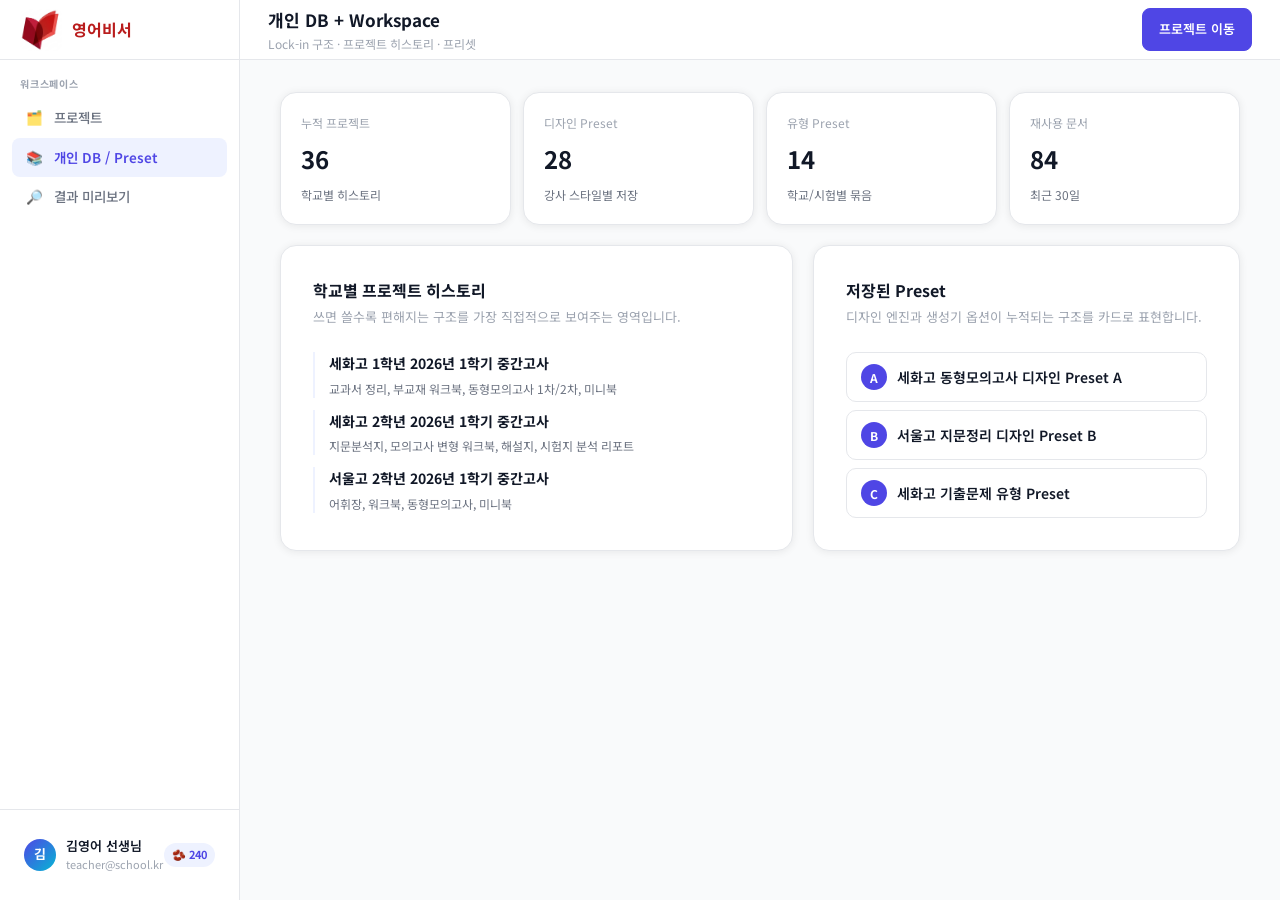
<file: workspace.html>
<!DOCTYPE html>
<html lang="ko">
<head>
  <meta charset="UTF-8">
  <meta name="viewport" content="width=device-width, initial-scale=1.0">
  <title>개인 DB / Workspace - 영어비서</title>
  <link rel="stylesheet" href="./assets/css/reset.css">
  <link rel="stylesheet" href="./assets/css/tokens.css">
  <link rel="stylesheet" href="./assets/css/layout.css">
  <link rel="stylesheet" href="./assets/css/components.css">
  <link rel="stylesheet" href="./assets/css/pages.css">
</head>
<body data-nav="workspace">
  <aside class="sidebar">
    <a class="sidebar-logo" href="./index.html"><div class="logo-icon"><img src="./assets/img/영어비서2.png" alt="영어비서 로고"></div><span class="logo-text">영어비서</span></a>
    <nav class="sidebar-nav">
      <div class="nav-section-label">워크스페이스</div>
      <a class="nav-item" data-nav-link="projects" href="./projects.html"><span class="nav-item-icon">🗂️</span> 프로젝트</a>
      <a class="nav-item" data-nav-link="workspace" href="./workspace.html"><span class="nav-item-icon">📚</span> 개인 DB / Preset</a>
      <a class="nav-item" data-nav-link="preview" href="./preview.html"><span class="nav-item-icon">🔎</span> 결과 미리보기</a>
    </nav>
    <div class="sidebar-footer"><div class="sidebar-user"><div class="user-avatar">김</div><div class="user-info"><div class="user-name">김영어 선생님</div><div class="user-email">teacher@school.kr</div></div><div class="bean-chip">🫘 240</div></div></div>
  </aside>
  <header class="topbar"><div class="topbar-left"><div class="topbar-title">개인 DB + Workspace</div><div class="topbar-breadcrumb">Lock-in 구조 · 프로젝트 히스토리 · 프리셋</div></div><div class="topbar-right"><a class="btn btn-primary" href="./projects.html">프로젝트 이동</a></div></header>
  <main class="main">
    <div class="page-body">
      <div class="metric-grid">
        <div class="metric-card"><div class="metric-label">누적 프로젝트</div><div class="metric-value">36</div><div class="metric-sub">학교별 히스토리</div></div>
        <div class="metric-card"><div class="metric-label">디자인 Preset</div><div class="metric-value">28</div><div class="metric-sub">강사 스타일별 저장</div></div>
        <div class="metric-card"><div class="metric-label">유형 Preset</div><div class="metric-value">14</div><div class="metric-sub">학교/시험별 묶음</div></div>
        <div class="metric-card"><div class="metric-label">재사용 문서</div><div class="metric-value">84</div><div class="metric-sub">최근 30일</div></div>
      </div>

      <div class="workspace-grid" style="margin-top:20px;">
        <section class="section-card">
          <div class="section-card-title">학교별 프로젝트 히스토리</div>
          <div class="section-card-desc">쓰면 쓸수록 편해지는 구조를 가장 직접적으로 보여주는 영역입니다.</div>
          <div class="timeline-list">
            <div class="timeline-item"><h4>세화고 1학년 2026년 1학기 중간고사</h4><p>교과서 정리, 부교재 워크북, 동형모의고사 1차/2차, 미니북</p></div>
            <div class="timeline-item"><h4>세화고 2학년 2026년 1학기 중간고사</h4><p>지문분석지, 모의고사 변형 워크북, 해설지, 시험지 분석 리포트</p></div>
            <div class="timeline-item"><h4>서울고 2학년 2026년 1학기 중간고사</h4><p>어휘장, 워크북, 동형모의고사, 미니북</p></div>
          </div>
        </section>
        <section class="section-card">
          <div class="section-card-title">저장된 Preset</div>
          <div class="section-card-desc">디자인 엔진과 생성기 옵션이 누적되는 구조를 카드로 표현합니다.</div>
          <div class="kanban-list">
            <div class="qtype-block"><span class="block-num">A</span><span class="block-type-name">세화고 동형모의고사 디자인 Preset A</span></div>
            <div class="qtype-block"><span class="block-num">B</span><span class="block-type-name">서울고 지문정리 디자인 Preset B</span></div>
            <div class="qtype-block"><span class="block-num">C</span><span class="block-type-name">세화고 기출문제 유형 Preset</span></div>
          </div>
        </section>
      </div>
    </div>
  </main>
  <script src="./assets/js/app.js"></script>
  <script src="./assets/js/project-store.js"></script>
  <script src="./assets/js/project-runtime.js"></script>
</body>
</html>
</file>
<file: assets/css/tokens.css>
@import url('https://fonts.googleapis.com/css2?family=Noto+Sans+KR:wght@300;400;500;600;700;800&display=swap');

:root {
  --primary: #4f46e5;
  --primary-dark: #3730a3;
  --primary-light: #eef2ff;
  --accent: #06b6d4;
  --accent-light: #ecfeff;
  --text-main: #111827;
  --text-sub: #6b7280;
  --text-muted: #9ca3af;
  --bg: #ffffff;
  --bg-gray: #f9fafb;
  --bg-soft: #f3f4f6;
  --border: #e5e7eb;
  --success: #16a34a;
  --warning: #d97706;
  --danger: #ef4444;
  --sidebar-w: 240px;
  --topbar-h: 60px;
  --radius: 12px;
  --radius-lg: 16px;
  --shadow: 0 1px 8px rgba(0, 0, 0, 0.08);
  --shadow-md: 0 4px 20px rgba(0, 0, 0, 0.1);
}

body {
  font-family: 'Noto Sans KR', sans-serif;
  color: var(--text-main);
  background: var(--bg-gray);
  line-height: 1.6;
}
</file>
<file: assets/css/layout.css>
.sidebar {
  position: fixed;
  inset: 0 auto 0 0;
  width: var(--sidebar-w);
  background: var(--bg);
  border-right: 1px solid var(--border);
  display: flex;
  flex-direction: column;
  z-index: 50;
}

.sidebar-logo {
  height: var(--topbar-h);
  display: flex;
  align-items: center;
  gap: 10px;
  padding: 0 20px;
  border-bottom: 1px solid var(--border);
}

.logo-icon {
  width: 42px;
  height: 42px;
  border-radius: 8px;
  overflow: hidden;
  display: block;
}

.logo-icon img {
  width: 100%;
  height: 100%;
  object-fit: cover;
  display: block;
  border-radius: inherit;
}

.logo-text {
  font-size: 16px;
  font-weight: 700;
  color: #b91c1c;
}

.sidebar-nav {
  flex: 1;
  overflow-y: auto;
  padding: 16px 12px;
}

.nav-section-label {
  font-size: 10px;
  font-weight: 700;
  color: var(--text-muted);
  letter-spacing: 0.8px;
  padding: 0 8px;
  margin: 16px 0 6px;
}

.nav-section-label:first-child {
  margin-top: 0;
}

.nav-item,
.nav-item-header,
.nav-subitem {
  display: flex;
  align-items: center;
  gap: 10px;
  border-radius: 8px;
  color: var(--text-sub);
  transition: all 0.15s;
}

.nav-item,
.nav-item-header {
  padding: 9px 12px;
  font-size: 13.5px;
  font-weight: 500;
}

.nav-item:hover,
.nav-item-header:hover,
.nav-subitem:hover {
  background: var(--bg-gray);
  color: var(--text-main);
}

.nav-item.active,
.nav-subitem.active {
  background: var(--primary-light);
  color: var(--primary);
  font-weight: 600;
}

.nav-item-icon {
  width: 20px;
  text-align: center;
  flex-shrink: 0;
}

.nav-item-badge,
.bean-chip,
.preview-badge,
.mini-badge {
  border-radius: 999px;
  font-size: 11px;
  font-weight: 700;
}

.nav-item-badge {
  margin-left: auto;
  background: var(--primary);
  color: #fff;
  padding: 1px 7px;
}

.nav-item-badge.gray {
  background: var(--bg-gray);
  color: var(--text-muted);
  border: 1px solid var(--border);
}

.nav-item-expandable {
  display: flex;
  flex-direction: column;
}

.nav-item-chevron {
  margin-left: auto;
  font-size: 11px;
  color: var(--text-muted);
  transition: transform 0.2s;
}

.nav-item-expandable.open .nav-item-chevron {
  transform: rotate(180deg);
}

.nav-submenu {
  display: none;
  flex-direction: column;
  padding: 2px 0 4px 32px;
  gap: 1px;
}

.nav-item-expandable.open .nav-submenu {
  display: flex;
}

.nav-subitem {
  padding: 7px 10px;
  font-size: 13px;
  font-weight: 500;
}

.nav-subitem-dot {
  width: 5px;
  height: 5px;
  border-radius: 50%;
  background: var(--text-muted);
}

.sidebar-footer {
  padding: 16px 12px;
  border-top: 1px solid var(--border);
}

.sidebar-user {
  display: flex;
  align-items: center;
  gap: 10px;
  padding: 10px 12px;
  border-radius: 8px;
}

.user-avatar {
  width: 32px;
  height: 32px;
  border-radius: 50%;
  background: linear-gradient(135deg, var(--primary), var(--accent));
  color: #fff;
  display: grid;
  place-items: center;
  font-size: 13px;
  font-weight: 700;
}

.user-info {
  flex: 1;
  min-width: 0;
}

.user-name {
  font-size: 13px;
  font-weight: 600;
}

.user-email {
  font-size: 11px;
  color: var(--text-muted);
}

.bean-chip {
  background: var(--primary-light);
  color: var(--primary);
  padding: 3px 8px;
}

.topbar {
  position: fixed;
  top: 0;
  left: var(--sidebar-w);
  right: 0;
  height: var(--topbar-h);
  background: var(--bg);
  border-bottom: 1px solid var(--border);
  display: flex;
  align-items: center;
  justify-content: space-between;
  padding: 0 28px;
  z-index: 40;
}

.topbar-left {
  display: flex;
  flex-direction: column;
}

.topbar-title {
  font-size: 17px;
  font-weight: 700;
}

.topbar-breadcrumb {
  font-size: 12px;
  color: var(--text-muted);
}

.topbar-right {
  display: flex;
  align-items: center;
  gap: 12px;
}

.main {
  margin-left: var(--sidebar-w);
  padding-top: var(--topbar-h);
  min-height: 100vh;
}

.page-body {
  padding: 32px 40px;
  max-width: 1240px;
}

.layout-wrap {
  display: grid;
  grid-template-columns: minmax(0, 1fr) 320px;
  gap: 20px;
  align-items: start;
}

.content-stack {
  display: flex;
  flex-direction: column;
}

.page-hero {
  background: linear-gradient(135deg, rgba(79, 70, 229, 0.1), rgba(6, 182, 212, 0.08));
  border: 1px solid rgba(79, 70, 229, 0.12);
  border-radius: 20px;
  padding: 36px;
  margin-bottom: 24px;
}

.page-hero h1 {
  font-size: 30px;
  line-height: 1.25;
  margin-bottom: 12px;
}

.page-hero p {
  color: var(--text-sub);
  max-width: 720px;
}

.hero-actions,
.toolbar-row,
.chip-row {
  display: flex;
  flex-wrap: wrap;
  gap: 10px;
}

.hero-actions {
  margin-top: 20px;
}

@media (max-width: 1100px) {
  .layout-wrap {
    grid-template-columns: 1fr;
  }

  .preview-panel {
    position: static;
  }
}

@media (max-width: 900px) {
  .sidebar {
    position: static;
    width: 100%;
    height: auto;
  }

  .topbar,
  .main {
    margin-left: 0;
    left: 0;
  }

  .topbar {
    position: static;
  }

  .main {
    padding-top: 0;
  }

  .page-body {
    padding: 20px;
  }
}
</file>
<file: assets/css/components.css>
.section-card,
.preview-panel,
.project-card,
.metric-card,
.doc-card,
.timeline-card {
  background: var(--bg);
  border: 1px solid var(--border);
  border-radius: var(--radius-lg);
  box-shadow: var(--shadow);
}

.section-card {
  padding: 32px;
  margin-bottom: 20px;
}

.section-card-title {
  font-size: 16px;
  font-weight: 700;
  margin-bottom: 4px;
  display: flex;
  align-items: center;
  gap: 8px;
}

.section-card-desc {
  font-size: 13px;
  color: var(--text-muted);
  margin-bottom: 24px;
}

.section-divider,
.preview-divider {
  border: none;
  border-top: 1px solid var(--border);
  margin: 20px 0;
}

.step-bar {
  display: flex;
  align-items: center;
  margin-bottom: 36px;
}

.step-item {
  display: flex;
  align-items: center;
  gap: 10px;
  flex: 1;
  position: relative;
}

.step-item:not(:last-child)::after {
  content: "";
  position: absolute;
  left: 36px;
  right: 0;
  top: 50%;
  transform: translateY(-50%);
  height: 2px;
  background: var(--border);
  z-index: 0;
}

.step-item.done:not(:last-child)::after,
.step-item.active:not(:last-child)::after {
  background: var(--primary-light);
}

.step-circle {
  width: 36px;
  height: 36px;
  border-radius: 50%;
  border: 2px solid var(--border);
  background: var(--bg);
  color: var(--text-muted);
  display: grid;
  place-items: center;
  font-size: 14px;
  font-weight: 700;
  position: relative;
  z-index: 1;
}

.step-item.done .step-circle {
  background: var(--primary);
  border-color: var(--primary);
  color: #fff;
}

.step-item.active .step-circle {
  color: var(--primary);
  border-color: var(--primary);
  background: var(--primary-light);
}

.step-label {
  font-size: 13px;
  font-weight: 600;
  color: var(--text-muted);
  white-space: nowrap;
}

.step-item.active .step-label {
  color: var(--primary);
}

.type-grid,
.card-grid,
.metric-grid {
  display: grid;
  gap: 12px;
}

.type-grid {
  grid-template-columns: repeat(3, minmax(0, 1fr));
}

.card-grid {
  grid-template-columns: repeat(2, minmax(0, 1fr));
}

.metric-grid {
  grid-template-columns: repeat(4, minmax(0, 1fr));
}

.type-card,
.selectable-card {
  border: 2px solid var(--border);
  border-radius: 12px;
  padding: 18px 16px;
  background: var(--bg);
  cursor: pointer;
  transition: all 0.15s;
  position: relative;
}

.type-card:hover,
.selectable-card:hover,
.skill-chip:hover,
.level-chip:hover {
  border-color: var(--primary);
  background: var(--primary-light);
}

.type-card.selected,
.selectable-card.selected,
.skill-chip.selected,
.level-chip.selected {
  border-color: var(--primary);
}

.type-card.selected::after,
.selectable-card.selected::after {
  content: "??;
  position: absolute;
  top: 8px;
  right: 10px;
  width: 18px;
  height: 18px;
  border-radius: 50%;
  background: var(--primary);
  color: #fff;
  display: grid;
  place-items: center;
  font-size: 10px;
  font-weight: 800;
}

.generated-range-card,
.removable-source-card {
  padding-top: 38px;
}

.generated-range-card::after {
  display: none;
}

.generated-range-remove {
  position: absolute;
  top: 10px;
  right: 10px;
  width: 22px;
  height: 22px;
  border: 1px solid var(--border);
  border-radius: 999px;
  background: var(--bg);
  color: var(--text-muted);
  font-size: 11px;
  font-weight: 700;
  line-height: 1;
  cursor: pointer;
}

.generated-range-remove:hover {
  color: var(--danger);
  border-color: var(--danger);
  background: #fff5f5;
}

.check-card {
  padding-left: 42px;
}

.check-card::before {
  content: "";
  position: absolute;
  left: 16px;
  top: 18px;
  width: 16px;
  height: 16px;
  border-radius: 4px;
  border: 1.5px solid var(--border);
  background: var(--bg);
}

.check-card.selected::before {
  content: "??;
  display: grid;
  place-items: center;
  font-size: 10px;
  font-weight: 800;
  color: var(--primary);
  border-color: var(--primary);
  background: #fff;
}

.type-card-icon {
  font-size: 28px;
  margin-bottom: 8px;
}

.type-card-name,
.selectable-card-title {
  font-size: 13px;
  font-weight: 700;
  margin-bottom: 4px;
}

.type-card-desc,
.selectable-card-desc {
  font-size: 11px;
  color: var(--text-sub);
}

.form-row {
  display: grid;
  grid-template-columns: 1fr 1fr;
  gap: 16px;
  margin-bottom: 16px;
}

.form-row.single {
  grid-template-columns: 1fr;
}

.form-row.three {
  grid-template-columns: repeat(3, 1fr);
}

.form-row.four {
  grid-template-columns: repeat(4, 1fr);
}

.form-group {
  display: flex;
  flex-direction: column;
  gap: 6px;
}

.form-label {
  font-size: 13px;
  font-weight: 600;
  display: flex;
  align-items: center;
  gap: 4px;
}

.required {
  color: var(--danger);
  font-size: 12px;
}

.optional {
  font-size: 11px;
  font-weight: 400;
  color: var(--text-muted);
}

.form-input,
.form-select,
.form-textarea {
  width: 100%;
  padding: 10px 14px;
  border: 1.5px solid var(--border);
  border-radius: 8px;
  font-size: 14px;
  color: var(--text-main);
  background: var(--bg);
  outline: none;
  transition: border-color 0.15s, box-shadow 0.15s;
}

.form-select {
  appearance: none;
  background-image: url("data:image/svg+xml,%3Csvg xmlns='http://www.w3.org/2000/svg' width='12' height='12' viewBox='0 0 12 12'%3E%3Cpath fill='%239CA3AF' d='M6 8L1 3h10z'/%3E%3C/svg%3E");
  background-repeat: no-repeat;
  background-position: right 12px center;
  padding-right: 32px;
}

.form-textarea {
  min-height: 96px;
  resize: vertical;
}

.form-input:focus,
.form-select:focus,
.form-textarea:focus {
  border-color: var(--primary);
  box-shadow: 0 0 0 3px rgba(79, 70, 229, 0.08);
}

.reference-picker-input[readonly] {
  cursor: pointer;
  background-color: var(--bg);
}

.form-hint {
  font-size: 12px;
  color: var(--text-muted);
}

.skill-grid,
.level-row,
.stats-row {
  display: flex;
  flex-wrap: wrap;
  gap: 8px;
}

.skill-chip,
.level-chip,
.status-chip {
  border: 1.5px solid var(--border);
  border-radius: 999px;
  padding: 7px 14px;
  background: var(--bg);
  font-size: 13px;
  font-weight: 500;
  color: var(--text-sub);
  cursor: pointer;
  transition: all 0.15s;
}

.skill-chip {
  position: relative;
  padding-left: 34px;
}

.skill-chip::before {
  content: "";
  position: absolute;
  left: 12px;
  top: 50%;
  transform: translateY(-50%);
  width: 14px;
  height: 14px;
  border-radius: 4px;
  border: 1.5px solid var(--border);
  background: var(--bg);
}

.skill-chip.selected::before {
  content: "??;
  display: grid;
  place-items: center;
  font-size: 10px;
  font-weight: 800;
  color: var(--primary);
  border-color: rgba(255, 255, 255, 0.8);
  background: #fff;
}

.skill-chip.selected {
  background: var(--primary);
  color: #fff;
}

.project-context-card {
  margin: 10px 0 16px;
  padding: 14px 12px;
  border: 1px solid var(--border);
  border-radius: 12px;
  background: linear-gradient(135deg, rgba(79, 70, 229, 0.08), rgba(6, 182, 212, 0.05));
}

.project-context-label {
  font-size: 10px;
  font-weight: 700;
  letter-spacing: 0.8px;
  color: var(--text-muted);
  margin-bottom: 6px;
}

.project-context-name {
  font-size: 13px;
  font-weight: 700;
  color: var(--text-main);
  line-height: 1.45;
}

.project-context-meta {
  font-size: 11px;
  color: var(--text-sub);
  margin-top: 4px;
}

.topbar-project-chip {
  display: inline-flex;
  align-items: center;
  gap: 8px;
  margin-top: 6px;
  padding: 6px 10px;
  border: 1px solid var(--border);
  border-radius: 999px;
  background: var(--bg-gray);
  width: fit-content;
  max-width: 520px;
}

.topbar-project-chip-label {
  font-size: 10px;
  font-weight: 700;
  letter-spacing: 0.7px;
  color: var(--text-muted);
  flex-shrink: 0;
}

.topbar-project-chip-name {
  font-size: 12px;
  font-weight: 600;
  color: var(--text-main);
  white-space: nowrap;
  overflow: hidden;
  text-overflow: ellipsis;
}

.level-chip.selected {
  background: var(--primary);
  color: #fff;
}

.toggle-row {
  display: flex;
  align-items: center;
  justify-content: space-between;
  gap: 12px;
  padding: 14px 0;
  border-bottom: 1px solid var(--border);
}

.toggle-row:last-child {
  border-bottom: none;
}

.toggle-label {
  font-size: 14px;
  font-weight: 600;
}

.toggle-desc {
  font-size: 12px;
  color: var(--text-muted);
}

.toggle-switch {
  width: 44px;
  height: 24px;
  border-radius: 999px;
  background: var(--border);
  position: relative;
  cursor: pointer;
  flex-shrink: 0;
}

.toggle-switch::after {
  content: "";
  position: absolute;
  top: 3px;
  left: 3px;
  width: 18px;
  height: 18px;
  border-radius: 50%;
  background: #fff;
  box-shadow: 0 1px 4px rgba(0, 0, 0, 0.15);
  transition: transform 0.2s;
}

.toggle-switch.on {
  background: var(--primary);
}

.toggle-switch.on::after {
  transform: translateX(20px);
}

.upload-zone {
  border: 2px dashed var(--border);
  border-radius: 12px;
  padding: 36px 24px;
  text-align: center;
  background: var(--bg-gray);
  transition: all 0.15s;
}

.upload-zone:hover {
  border-color: var(--primary);
  background: var(--primary-light);
}

.upload-icon {
  font-size: 34px;
  margin-bottom: 10px;
}

.upload-title {
  font-size: 14px;
  font-weight: 700;
  margin-bottom: 6px;
}

.upload-desc {
  font-size: 12px;
  color: var(--text-muted);
}

.modal-backdrop {
  position: fixed;
  inset: 0;
  background: rgba(17, 24, 39, 0.45);
  display: flex;
  align-items: center;
  justify-content: center;
  padding: 24px;
  z-index: 100;
}

.modal-backdrop[hidden] {
  display: none;
}

.modal-card {
  width: min(100%, 640px);
  background: var(--bg);
  border: 1px solid var(--border);
  border-radius: var(--radius-lg);
  box-shadow: var(--shadow-md);
  padding: 24px;
}

.modal-head {
  display: flex;
  align-items: flex-start;
  justify-content: space-between;
  gap: 16px;
  margin-bottom: 18px;
}

.modal-close {
  flex-shrink: 0;
}

.added-range-list {
  display: flex;
  flex-wrap: wrap;
  gap: 10px;
}

.added-range-item {
  min-width: 140px;
  padding: 12px 14px;
  border: 1px solid var(--border);
  border-radius: 12px;
  background: var(--bg-gray);
  font-size: 13px;
  font-weight: 600;
  color: var(--text-main);
  box-shadow: var(--shadow);
}

.upload-btn-row,
.action-row,
.btn-row {
  display: flex;
  flex-wrap: wrap;
  gap: 8px;
}

.upload-btn,
.btn,
.topbar-btn {
  display: inline-flex;
  align-items: center;
  justify-content: center;
  gap: 6px;
  border-radius: 8px;
  font-weight: 600;
  cursor: pointer;
  transition: all 0.15s;
}

.upload-btn,
.btn,
.topbar-btn-ghost {
  border: 1.5px solid var(--border);
  background: var(--bg);
  color: var(--text-sub);
}

.upload-btn,
.btn,
.topbar-btn {
  padding: 10px 16px;
  font-size: 13px;
}

.btn-primary {
  border-color: var(--primary);
  background: var(--primary);
  color: #fff;
}

.btn-primary:hover {
  background: var(--primary-dark);
  border-color: var(--primary-dark);
}

.btn-ghost:hover,
.topbar-btn-ghost:hover,
.upload-btn:hover {
  color: var(--primary);
  border-color: var(--primary);
  background: var(--primary-light);
}

.preview-panel {
  overflow: hidden;
  position: sticky;
  top: calc(var(--topbar-h) + 32px);
}

.preview-header {
  padding: 16px 20px;
  border-bottom: 1px solid var(--border);
  background: var(--bg-gray);
  display: flex;
  justify-content: space-between;
  align-items: center;
}

.preview-title {
  font-size: 13px;
  font-weight: 700;
}

.preview-badge {
  background: var(--primary-light);
  color: var(--primary);
  padding: 2px 8px;
}

.preview-body {
  padding: 20px;
}

.preview-row {
  display: flex;
  flex-direction: column;
  gap: 3px;
  margin-bottom: 16px;
}

.preview-key {
  font-size: 10px;
  font-weight: 600;
  color: var(--text-muted);
  letter-spacing: 0.5px;
}

.preview-val {
  font-size: 14px;
  font-weight: 600;
}

.preview-tags {
  display: flex;
  flex-wrap: wrap;
  gap: 4px;
}

.preview-tag,
.mini-badge,
.status-soft {
  border-radius: 999px;
  padding: 2px 8px;
  background: var(--primary-light);
  color: var(--primary);
  font-size: 11px;
  font-weight: 600;
}

.preview-cost {
  background: linear-gradient(135deg, var(--primary-light), var(--accent-light));
  border-radius: 10px;
  padding: 14px 16px;
  margin-top: 16px;
}

.preview-cost-label {
  font-size: 12px;
  color: var(--text-sub);
}

.preview-cost-val {
  font-size: 20px;
  font-weight: 800;
  color: var(--primary);
}

.preview-cost-sub {
  font-size: 11px;
  color: var(--text-muted);
  margin-top: 8px;
}

.bottom-bar {
  position: sticky;
  bottom: 0;
  background: rgba(255, 255, 255, 0.96);
  border-top: 1px solid var(--border);
  padding: 16px 40px;
  display: flex;
  justify-content: space-between;
  gap: 20px;
  margin-top: 20px;
  backdrop-filter: blur(8px);
}

.save-info {
  font-size: 12px;
  color: var(--text-muted);
  display: flex;
  align-items: center;
  gap: 6px;
}

.save-dot {
  width: 6px;
  height: 6px;
  border-radius: 50%;
  background: #22c55e;
}

.project-card,
.doc-card,
.timeline-card {
  padding: 22px;
}

.project-card {
  cursor: pointer;
  transition: border-color 0.15s, box-shadow 0.15s, background 0.15s, transform 0.15s;
}

.project-card:hover {
  border-color: var(--primary);
  box-shadow: 0 6px 18px rgba(79, 70, 229, 0.1);
  transform: translateY(-1px);
}

.project-card.selected {
  border-color: var(--primary);
  background: linear-gradient(135deg, rgba(79, 70, 229, 0.08), rgba(6, 182, 212, 0.04));
  box-shadow: 0 6px 22px rgba(79, 70, 229, 0.12);
}

.project-card-head,
.doc-card-head,
.timeline-head {
  display: flex;
  justify-content: space-between;
  gap: 16px;
  margin-bottom: 12px;
}

.project-title,
.doc-title,
.metric-value {
  font-weight: 700;
}

.project-title,
.doc-title {
  font-size: 17px;
}

.project-meta,
.doc-meta,
.timeline-meta {
  color: var(--text-muted);
  font-size: 12px;
}

.metric-card {
  padding: 20px;
}

.metric-label {
  font-size: 12px;
  color: var(--text-muted);
  margin-bottom: 8px;
}

.metric-value {
  font-size: 24px;
}

.metric-sub {
  font-size: 12px;
  color: var(--text-sub);
  margin-top: 6px;
}

.list-table {
  width: 100%;
  border-collapse: collapse;
}

.list-table th,
.list-table td {
  padding: 12px 10px;
  border-bottom: 1px solid var(--border);
  text-align: left;
  font-size: 13px;
}

.list-table th {
  color: var(--text-muted);
  font-size: 12px;
  font-weight: 700;
}

.reference-option-row {
  cursor: pointer;
  transition: background 0.15s ease;
}

.reference-option-row:hover {
  background: rgba(79, 70, 229, 0.05);
}

.reference-option-row.is-selected {
  background: rgba(79, 70, 229, 0.1);
}

.reference-option-radio {
  width: 16px;
  height: 16px;
  accent-color: var(--primary);
  cursor: pointer;
}

.upload-zone.is-highlighted {
  border-color: var(--primary);
  background: var(--primary-light);
  box-shadow: 0 0 0 3px rgba(79, 70, 229, 0.08);
}

.kanban-list {
  display: flex;
  flex-direction: column;
  gap: 8px;
}

.qtype-block {
  display: flex;
  align-items: center;
  gap: 10px;
  border: 1.5px solid var(--border);
  border-radius: 10px;
  padding: 11px 14px;
}

.qtype-block[data-toggle-item] {
  cursor: pointer;
  transition: border-color 0.15s, background 0.15s, box-shadow 0.15s;
}

.qtype-block[data-toggle-item]:hover {
  border-color: var(--primary);
  box-shadow: 0 3px 12px rgba(79, 70, 229, 0.08);
}

.qtype-block.selected {
  border-color: var(--primary);
  background: var(--primary-light);
}

.block-drag-handle {
  color: var(--text-muted);
}

.block-num {
  width: 26px;
  height: 26px;
  border-radius: 50%;
  background: var(--primary);
  color: #fff;
  display: grid;
  place-items: center;
  font-size: 12px;
  font-weight: 700;
}

.block-type-name {
  flex: 1;
  font-size: 14px;
  font-weight: 600;
}

.thumb-grid {
  display: grid;
  grid-template-columns: repeat(2, 1fr);
  gap: 12px;
}

.thumb-card {
  border: 1px solid var(--border);
  border-radius: 12px;
  background: var(--bg-gray);
  min-height: 180px;
  padding: 16px;
}

.thumb-card strong {
  display: block;
  margin-bottom: 8px;
}

@media (max-width: 900px) {
  .type-grid,
  .card-grid,
  .metric-grid,
  .form-row,
  .form-row.three,
  .form-row.four {
    grid-template-columns: 1fr;
  }

  .bottom-bar {
    padding: 16px 20px;
    flex-direction: column;
    align-items: stretch;
  }
}
</file>
<file: assets/css/pages.css>
.landing-grid {
  display: grid;
  grid-template-columns: 1.4fr 1fr;
  gap: 20px;
}

.hero-kpis,
.feature-grid {
  display: grid;
  gap: 12px;
}

.hero-kpis {
  grid-template-columns: repeat(3, 1fr);
  margin-top: 20px;
}

.feature-grid {
  grid-template-columns: repeat(2, 1fr);
}

.feature-card {
  background: var(--bg);
  border: 1px solid var(--border);
  border-radius: 16px;
  padding: 20px;
}

.feature-card h3 {
  margin-bottom: 8px;
  font-size: 15px;
}

.feature-card p,
.lead-note {
  color: var(--text-sub);
  font-size: 13px;
}

.workspace-grid {
  display: grid;
  grid-template-columns: 1.2fr 1fr;
  gap: 20px;
}

.timeline-list {
  display: flex;
  flex-direction: column;
  gap: 12px;
}

.timeline-item {
  border-left: 2px solid var(--primary-light);
  padding-left: 14px;
}

.timeline-item h4 {
  font-size: 14px;
  margin-bottom: 4px;
}

.timeline-item p {
  color: var(--text-sub);
  font-size: 12px;
}

.document-viewer {
  min-height: 620px;
  background: linear-gradient(180deg, #fff, #f8fafc);
  border: 1px solid var(--border);
  border-radius: 16px;
  padding: 26px;
}

.document-sheet {
  background: #fff;
  border: 1px solid var(--border);
  border-radius: 12px;
  min-height: 520px;
  padding: 28px;
  box-shadow: var(--shadow);
}

.document-sheet h2 {
  font-size: 20px;
  margin-bottom: 12px;
}

.document-sheet p,
.document-sheet li {
  color: var(--text-sub);
  font-size: 13px;
}

.document-sheet ol {
  padding-left: 18px;
}

.document-preview-image {
  display: block;
  width: 100%;
  height: auto;
  border-radius: 8px;
}

.source-tabs {
  display: flex;
  gap: 8px;
  flex-wrap: wrap;
  margin-bottom: 16px;
}

.source-tab {
  padding: 8px 12px;
  border-radius: 999px;
  border: 1px solid var(--border);
  background: var(--bg);
  color: var(--text-sub);
  font-size: 12px;
  font-weight: 600;
}

.supplemental-options-panel {
  margin-bottom: 16px;
  padding: 20px;
  background: linear-gradient(180deg, rgba(79, 70, 229, 0.04), rgba(255, 255, 255, 0.96));
}

.source-tab.active {
  background: var(--primary-light);
  border-color: var(--primary);
  color: var(--primary);
}

.empty-state {
  padding: 40px;
  text-align: center;
  color: var(--text-muted);
}

.spa-shell {
  display: flex;
  flex-direction: column;
  gap: 20px;
}

.spa-page {
  display: none;
}

.spa-page.active {
  display: block;
}

.spa-page-head {
  display: flex;
  align-items: flex-start;
  justify-content: space-between;
  gap: 16px;
  margin-bottom: 20px;
}

.spa-page-title {
  font-size: 28px;
  font-weight: 800;
  line-height: 1.25;
}

.spa-page-desc {
  font-size: 13px;
  color: var(--text-sub);
  margin-top: 6px;
}

.spa-actions {
  display: flex;
  gap: 10px;
  flex-wrap: wrap;
}

.spa-viewer {
  min-height: 540px;
}

.viewer-sheet-grid {
  display: grid;
  grid-template-columns: 240px minmax(0, 1fr) 300px;
  gap: 20px;
}

.viewer-side {
  display: flex;
  flex-direction: column;
  gap: 12px;
}

.mini-thumb {
  border: 1px solid var(--border);
  border-radius: 12px;
  background: var(--bg);
  padding: 14px;
  min-height: 110px;
}

.mini-thumb strong {
  display: block;
  margin-bottom: 6px;
}

.viewer-stage {
  background: linear-gradient(180deg, #fff, #f8fafc);
  border: 1px solid var(--border);
  border-radius: 16px;
  padding: 22px;
}

.viewer-panel {
  background: var(--bg);
  border: 1px solid var(--border);
  border-radius: 16px;
  padding: 20px;
}

.two-col {
  display: grid;
  grid-template-columns: 1fr 1fr;
  gap: 20px;
}

.route-link {
  cursor: pointer;
}

@media (max-width: 900px) {
  .landing-grid,
  .workspace-grid,
  .hero-kpis,
  .feature-grid,
  .viewer-sheet-grid,
  .two-col {
    grid-template-columns: 1fr;
  }
}
</file>
